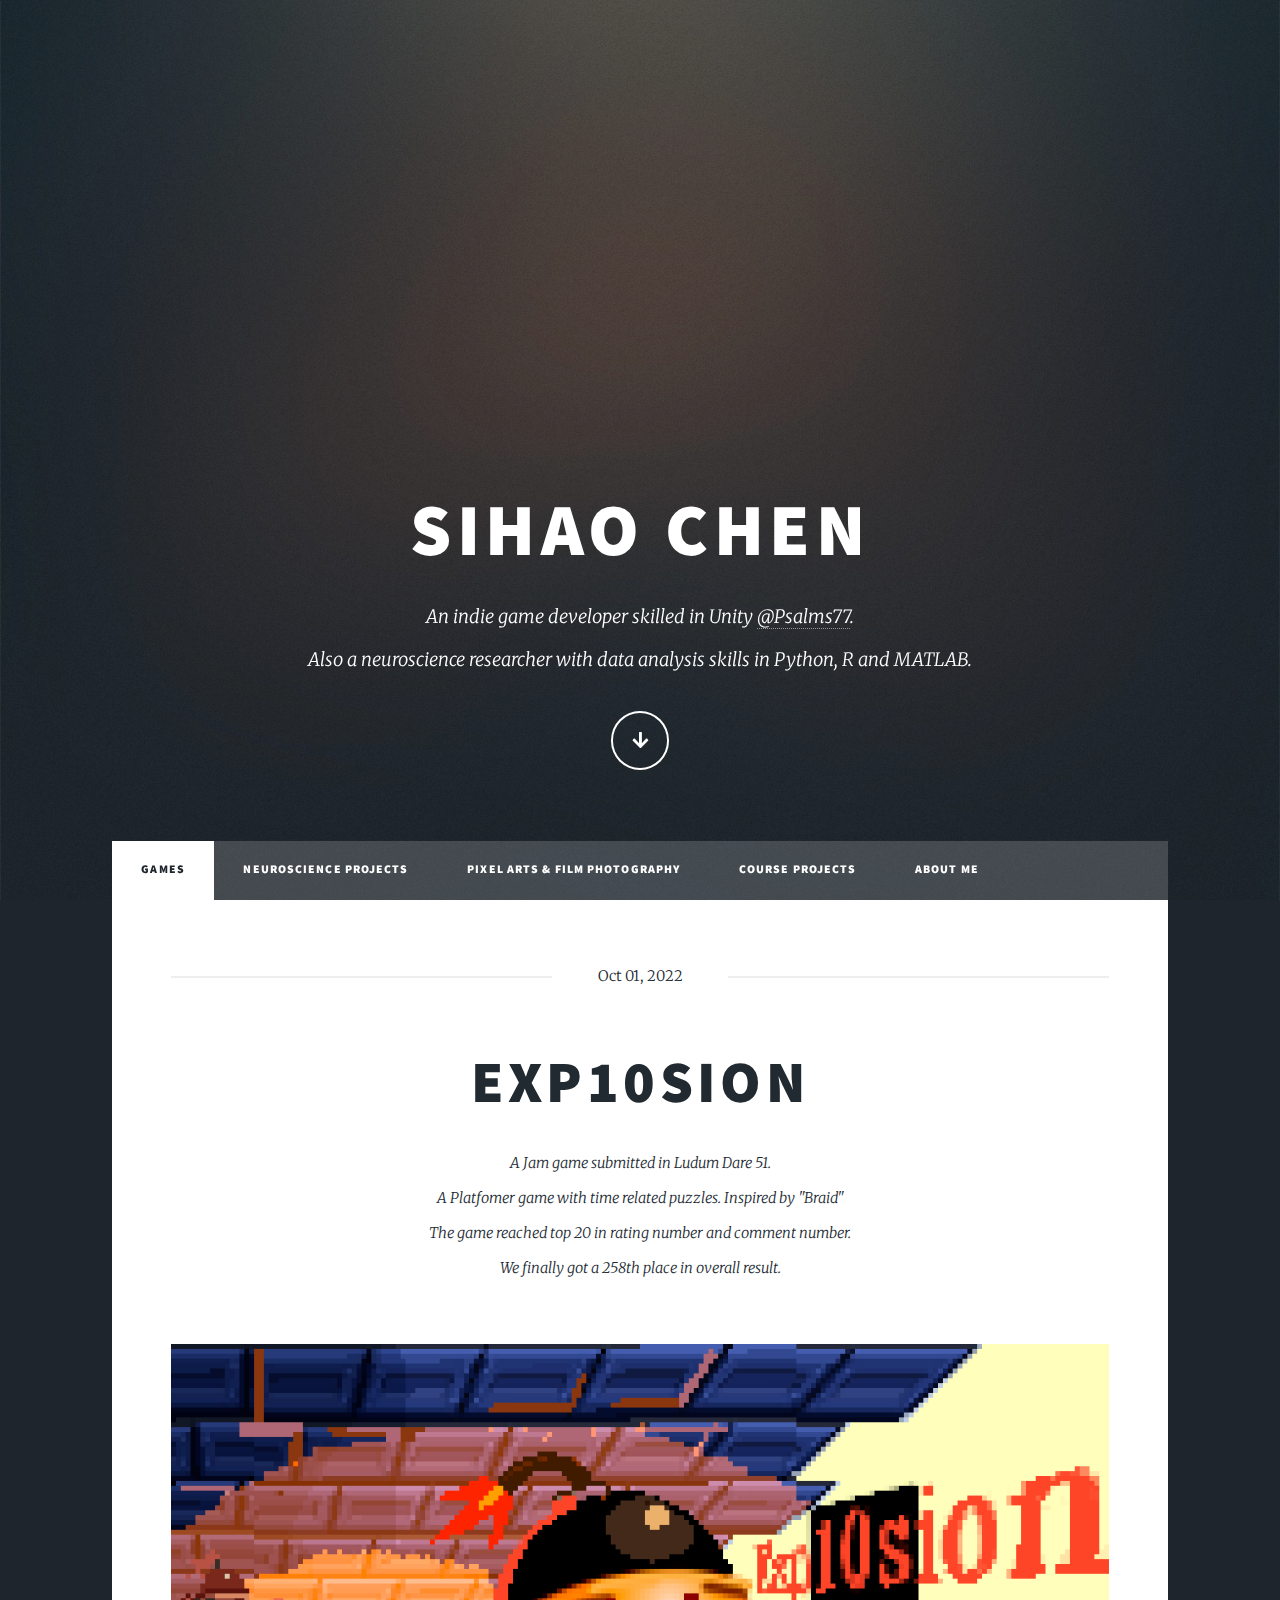
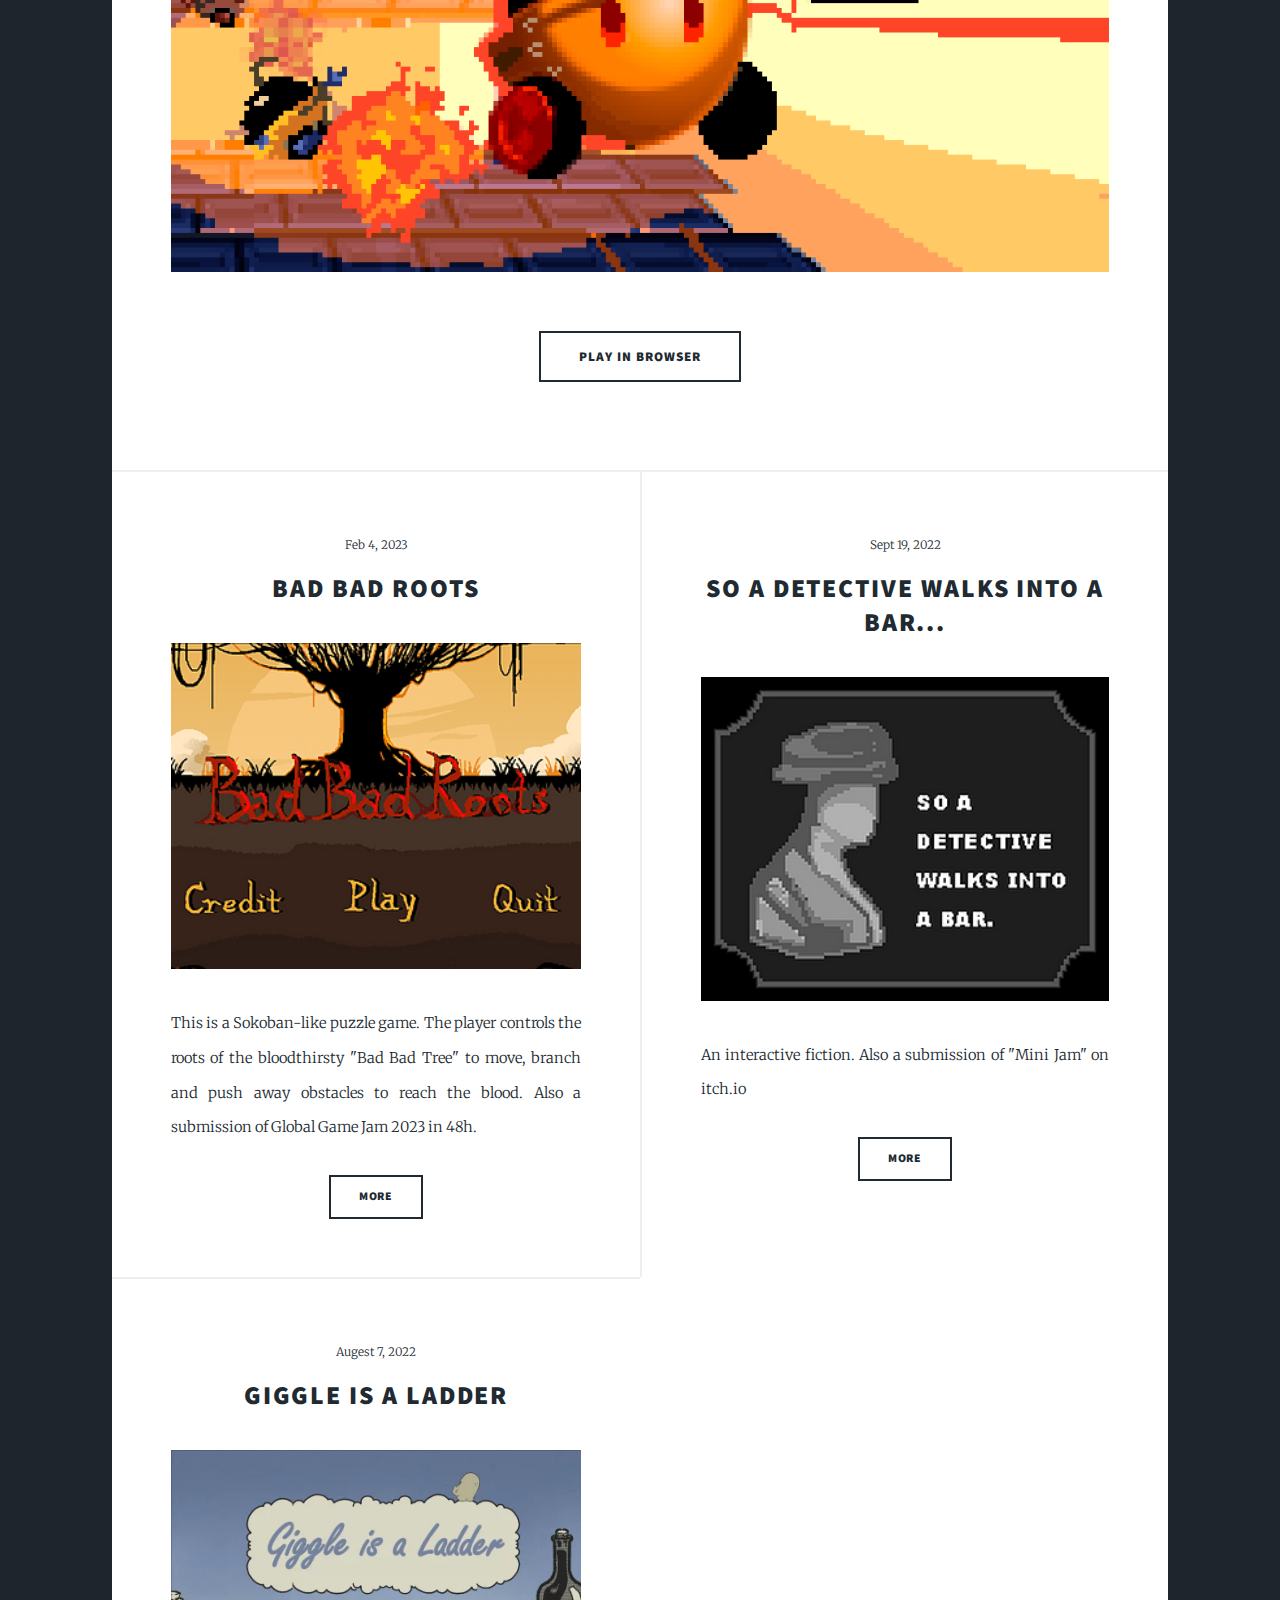
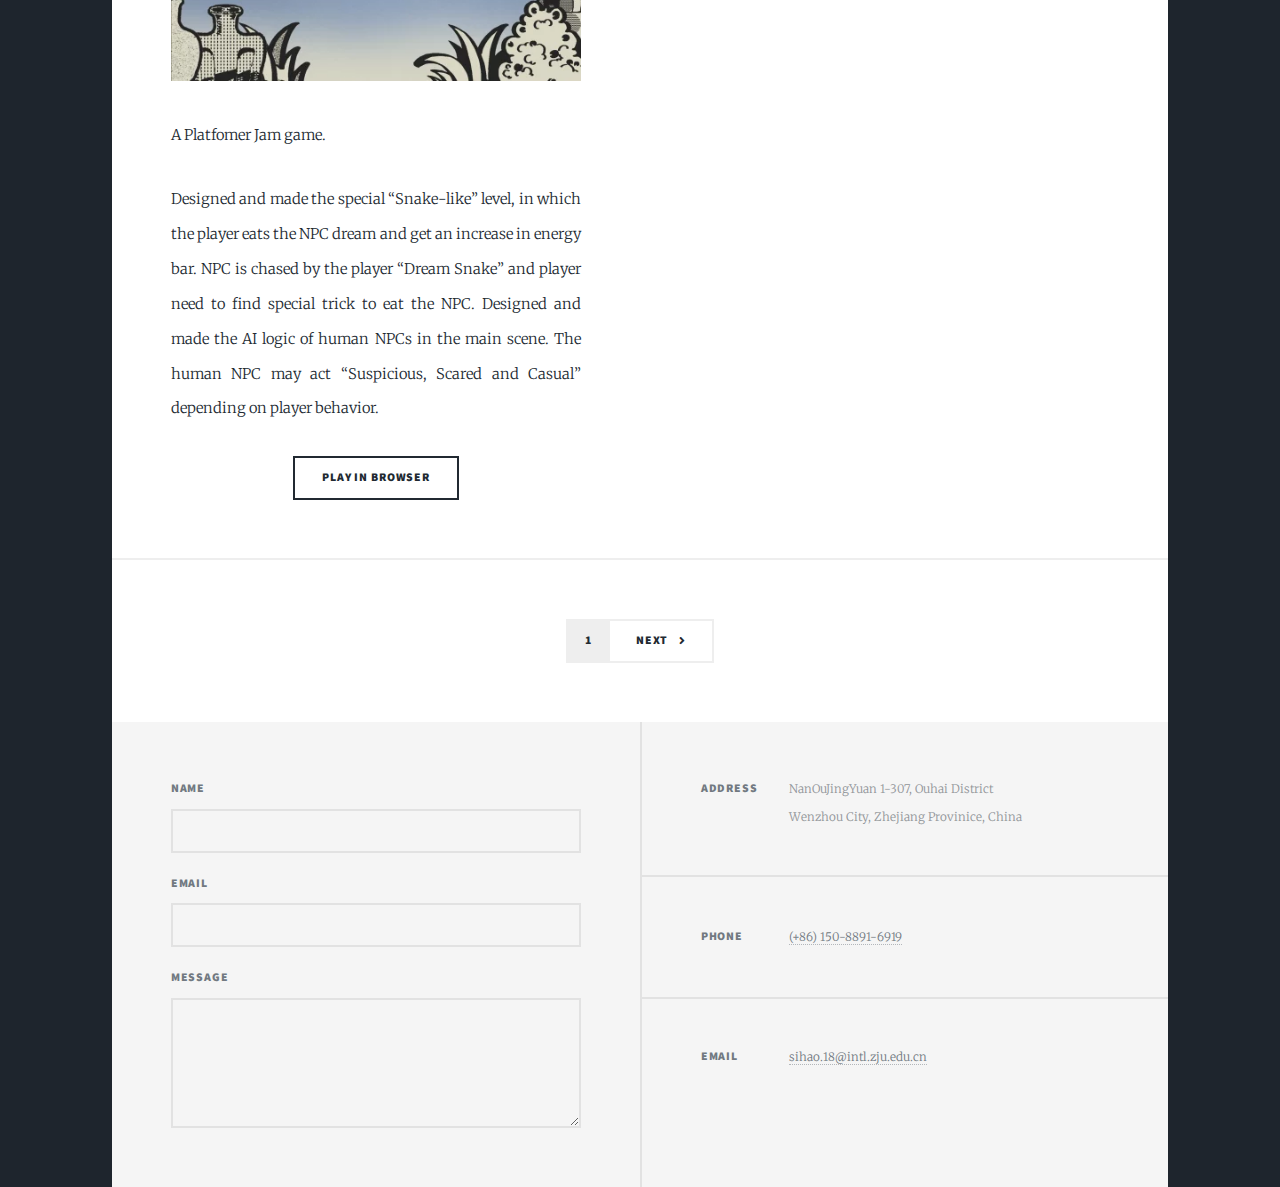
<file: index.html>
<!DOCTYPE HTML>
<!--
	Massively by HTML5 UP
	html5up.net | @ajlkn
	Free for personal and commercial use under the CCA 3.0 license (html5up.net/license)
-->
<html>
	<head>
		<title>Sihao Chen, a Game developer and neuroscience researcher</title>
		<meta charset="utf-8" />
		<meta name="viewport" content="width=device-width, initial-scale=1, user-scalable=no" />
		<link rel="stylesheet" href="assets/css/main.css" />
		<noscript><link rel="stylesheet" href="assets/css/noscript.css" /></noscript>
	</head>
	<body class="is-preload">

		<!-- Wrapper -->
			<div id="wrapper" class="fade-in">

				<!-- Intro -->
					<div id="intro">
						<h1>Sihao Chen<br />
						</h1>
						<p>An indie game developer skilled in Unity <a href="https://psa1ms77.itch.io/">@Psalms77</a></a>. <br />Also a neuroscience researcher with data analysis skills in Python, R and MATLAB. </p>
						<ul class="actions">
							<li><a href="#header" class="button icon solid solo fa-arrow-down scrolly">Continue</a></li>
						</ul>
					</div>

				<!-- Header -->
					<header id="header">
						<a href="index.html" class="logo">Sihao Chen</a>
					</header>

				<!-- Nav -->
					<nav id="nav">
						<ul class="links">
							<li class="active"><a href="index.html">Games</a></li>
							<li><a href="neuroscience.html">neuroscience projects</a></li>
							<li><a href="art.html">Pixel Arts & Film Photography</a></li>
							<li><a href="course_project.html">Course projects</a></li>
							<li><a href="about.html">About me</menu></a></li>
						</ul>
						<!-- 
						<ul class="icons">
							<li><a href="#" class="icon brands fa-twitter"><span class="label">Twitter</span></a></li>
							<li><a href="#" class="icon brands fa-facebook-f"><span class="label">Facebook</span></a></li>
							<li><a href="#" class="icon brands fa-instagram"><span class="label">Instagram</span></a></li>
							<li><a href="#" class="icon brands fa-github"><span class="label">GitHub</span></a></li>
						</ul>-->
					</nav>

				<!-- Main -->
					<div id="main">

						<!-- Featured Post -->
							<article class="post featured">
								<header class="major">
									<span class="date">Oct 01, 2022</span>
									<h2><a href="#">Exp10sion<br />
									</a></h2>
									<p>A Jam game submitted in Ludum Dare 51. <br />
									A Platfomer game with time related puzzles. Inspired by "Braid" <br />
									The game reached top 20 in rating number and comment number. <br />
									We finally got a 258th place in overall result.</p>
								</header>
								<a href="#" class="image main"><img src="images/g1.png" alt="" /></a>
								<ul class="actions special">
									<li><a href="https://cortexa233.itch.io/exp10sion" class="button large">Play in Browser</a></li>
								</ul>
							</article>

						<!-- Posts -->
							<section class="posts">
								<article>
									<header>
										<span class="date">Feb 4, 2023</span>
										<h2><a href="#">Bad Bad Roots<br />
										</a></h2>
									</header>
									<a href="#" class="image fit"><img src="images/g4.png" alt="" /></a>
									<p>This is a Sokoban-like puzzle game. The player controls the roots of the bloodthirsty "Bad Bad Tree" to move, branch and push away obstacles to reach the blood. Also a submission of Global Game Jam 2023 in 48h. </p>
									<ul class="actions special">
										<li><a href="https://psa1ms77.itch.io/bad-bad-roots" class="button">More</a></li>
									</ul>
								</article>
								<article>
									<header>
										<span class="date">Sept 19, 2022</span>
										<h2><a href="#">So a Detective Walks into a Bar...<br />
										</a></h2>
									</header>
									<a href="#" class="image fit"><img src="images/g2.png" alt="" /></a>
									<p>An interactive fiction. Also a submission of "Mini Jam" on itch.io</p>
									<ul class="actions special">
										<li><a href="https://psa1ms77.itch.io/so-a-detective-walks-into-a-bar" class="button">More</a></li>
									</ul>
								</article>
								<article>
									<header>
										<span class="date">Augest 7, 2022</span>
										<h2><a href="#">Giggle is a Ladder<br />
										</a></h2>
									</header>
									<a href="#" class="image fit"><img src="images/g3.jpg" alt="" /></a>
									<p>A Platfomer Jam game. </p>
									<p>Designed and made the special “Snake-like” level, in which the player eats the NPC dream and get an increase in energy bar. NPC is chased by the player “Dream Snake” and player need to find special trick to eat the NPC. Designed and made the AI logic of human NPCs in the main scene. The human NPC may act “Suspicious, Scared and Casual” depending on player behavior. 
										 </p>
									<ul class="actions special">
										<li><a href="https://xiu0922koway.itch.io/giggle-is-a-ladder" class="button">Play in Browser</a></li>
									</ul>
								</article>
								
							</section>

						<!-- Footer -->
							<footer>
								<div class="pagination">
									<!--<a href="#" class="previous">Prev</a>-->
									<a href="#" class="page active">1</a>
									<a href="#" class="next">Next</a>
								</div>
							</footer>

					</div>

				<!-- Footer -->
					<footer id="footer">
						<section>
							<form method="post" action="#">
								<div class="fields">
									<div class="field">
										<label for="name">Name</label>
										<input type="text" name="name" id="name" />
									</div>
									<div class="field">
										<label for="email">Email</label>
										<input type="text" name="email" id="email" />
									</div>
									<div class="field">
										<label for="message">Message</label>
										<textarea name="message" id="message" rows="3"></textarea>
									</div>
								</div>
							</form>
						</section>
						<section class="split contact">
							<section class="alt">
								<h3>Address</h3>
								<p>NanOuJingYuan 1-307, Ouhai District<br />
								Wenzhou City, Zhejiang Provinice, China</p>
							</section>
							<section>
								<h3>Phone</h3>
								<p><a href="#">(+86) 150-8891-6919</a></p>
							</section>
							<section>
								<h3>Email</h3>
								<p><a href="#">sihao.18@intl.zju.edu.cn</a></p>
							</section>
							<!--
							<section>
								<h3>Social</h3>
								<ul class="icons alt">
									<li><a href="#" class="icon brands alt fa-twitter"><span class="label">Twitter</span></a></li>
									<li><a href="#" class="icon brands alt fa-facebook-f"><span class="label">Facebook</span></a></li>
									<li><a href="#" class="icon brands alt fa-instagram"><span class="label">Instagram</span></a></li>
									<li><a href="#" class="icon brands alt fa-github"><span class="label">GitHub</span></a></li>
								</ul>
							</section>-->
						</section>
					</footer>

				<!-- Copyright 
					<div id="copyright">
						<ul><li>&copy; Untitled</li><li>Design: <a href="https://html5up.net">HTML5 UP</a></li></ul>
					</div>
				-->

			</div>

		<!-- Scripts -->
			<script src="assets/js/jquery.min.js"></script>
			<script src="assets/js/jquery.scrollex.min.js"></script>
			<script src="assets/js/jquery.scrolly.min.js"></script>
			<script src="assets/js/browser.min.js"></script>
			<script src="assets/js/breakpoints.min.js"></script>
			<script src="assets/js/util.js"></script>
			<script src="assets/js/main.js"></script>

	</body>
</html>
</file>
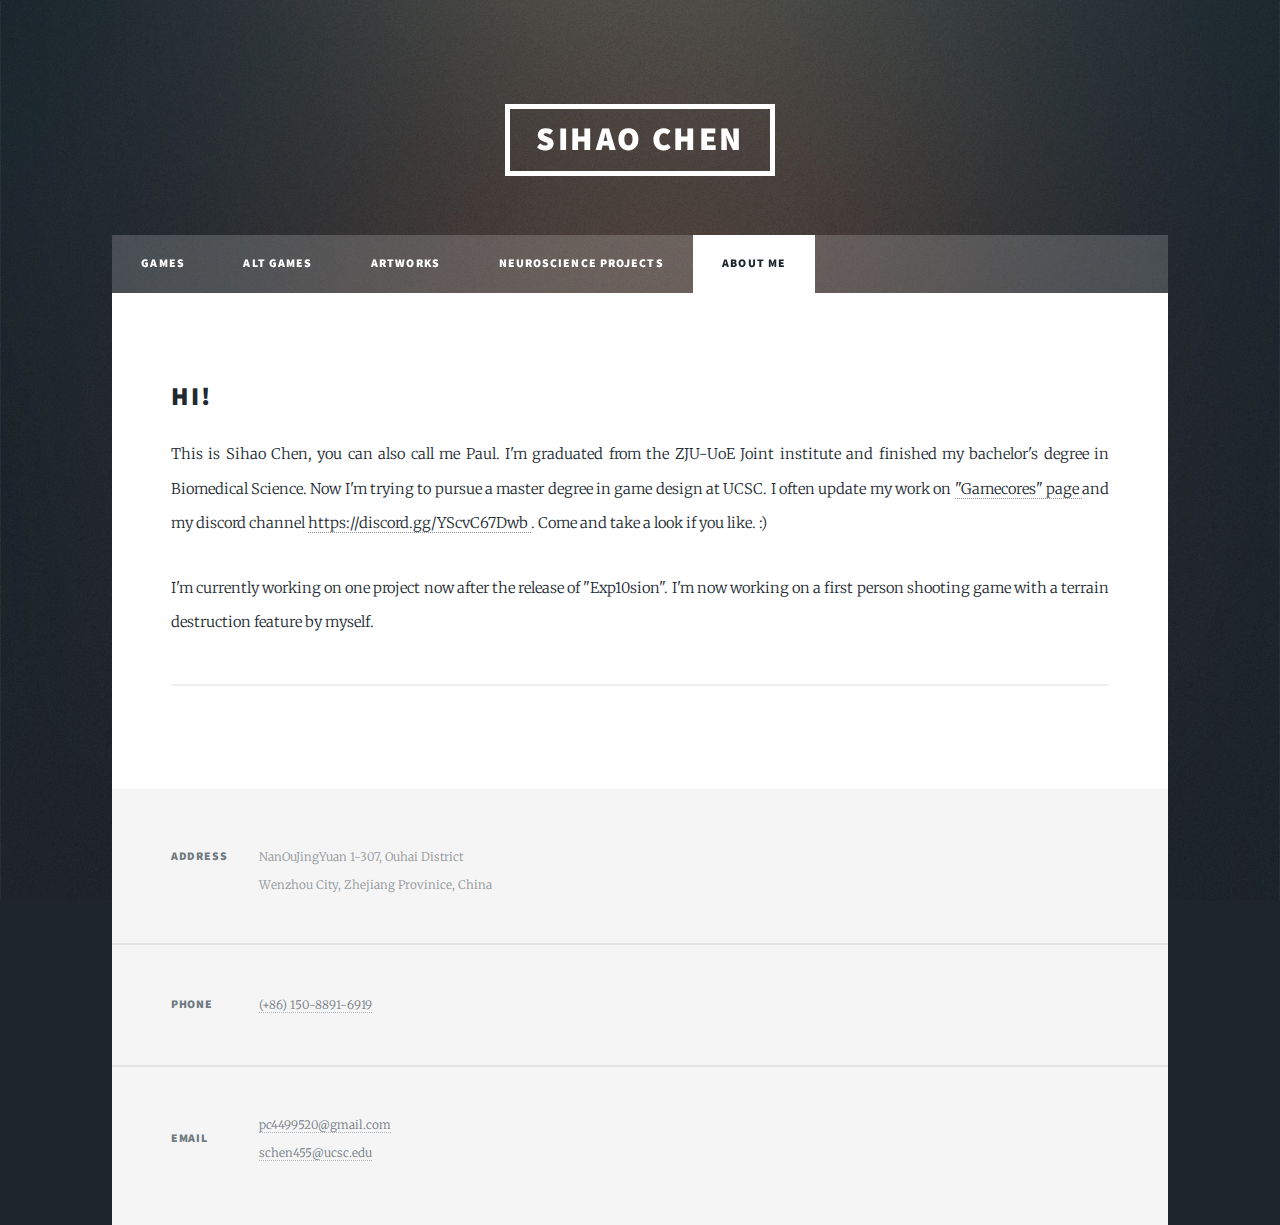
<file: about.html>
<!DOCTYPE HTML>
<!--
	Massively by HTML5 UP
	html5up.net | @ajlkn
	Free for personal and commercial use under the CCA 3.0 license (html5up.net/license)
-->
<html>
	<head>
		<title>Sihao Chen - About me</title>
		<meta charset="utf-8" />
		<meta name="viewport" content="width=device-width, initial-scale=1, user-scalable=no" />
		<link rel="stylesheet" href="assets/css/main.css" />
		<noscript><link rel="stylesheet" href="assets/css/noscript.css" /></noscript>
	</head>
	<body class="is-preload">

		<!-- Wrapper -->
			<div id="wrapper">

				<!-- Header -->
					<header id="header">
						<a href="index.html" class="logo">Sihao Chen</a>
					</header>

				<!-- Nav -->
					<nav id="nav">
						<ul class="links">
							<li><a href="index.html">Games</a></li>
							<li><a href="alt_games.html">Alt Games</a></li>
							<li><a href="art.html">Artworks</a></li>
							<li><a href="neuroscience.html">neuroscience projects</a></li>
							<li class = "active"><a href="about.html">About me</menu></a></li>
						</ul>
					</nav>

				<!-- Main -->
					<div id="main">

						<!-- Post -->
							<section class="post">

								<!-- Text stuff -->
									<h2>Hi! </h2>
									<p>This is Sihao Chen, you can also call me Paul. I'm graduated from the ZJU-UoE Joint institute and finished my bachelor's degree in Biomedical Science. Now I'm trying to pursue a master degree in game design at UCSC. I often update my work on <a href="https://www.gcores.com/users/224023/talks">"Gamecores" page </a></a>and my discord channel <a href="https://discord.gg/YScvC67Dwb">https://discord.gg/YScvC67Dwb </a></a>. Come and take a look if you like. :)</p>
									<p>I'm currently working on one project now after the release of "Exp10sion". I'm now working on a first person shooting game with a terrain destruction feature by myself. </p>	
									<hr />
</code></pre>
							</section>

					</div>

				<!-- Footer -->
				<footer id="footer">
					<section class="split contact">
						<section class="alt">
							<h3>Address</h3>
							<p>NanOuJingYuan 1-307, Ouhai District<br />
							Wenzhou City, Zhejiang Provinice, China</p>
						</section>
						<section>
							<h3>Phone</h3>
							<p><a href="#">(+86) 150-8891-6919</a></p>
						</section>
						<section>
							<h3>Email</h3>
							<p><a href="#">pc4499520@gmail.com <br>
							schen455@ucsc.edu
							</a></p>
						</section>
					</section>
				</footer>

			<!-- Copyright 
				<div id="copyright">
					<ul><li>&copy; Untitled</li><li>Design: <a href="https://html5up.net">HTML5 UP</a></li></ul>
				</div>
			-->

			</div>

		<!-- Scripts -->
			<script src="assets/js/jquery.min.js"></script>
			<script src="assets/js/jquery.scrollex.min.js"></script>
			<script src="assets/js/jquery.scrolly.min.js"></script>
			<script src="assets/js/browser.min.js"></script>
			<script src="assets/js/breakpoints.min.js"></script>
			<script src="assets/js/util.js"></script>
			<script src="assets/js/main.js"></script>

	</body>
</html>
</file>
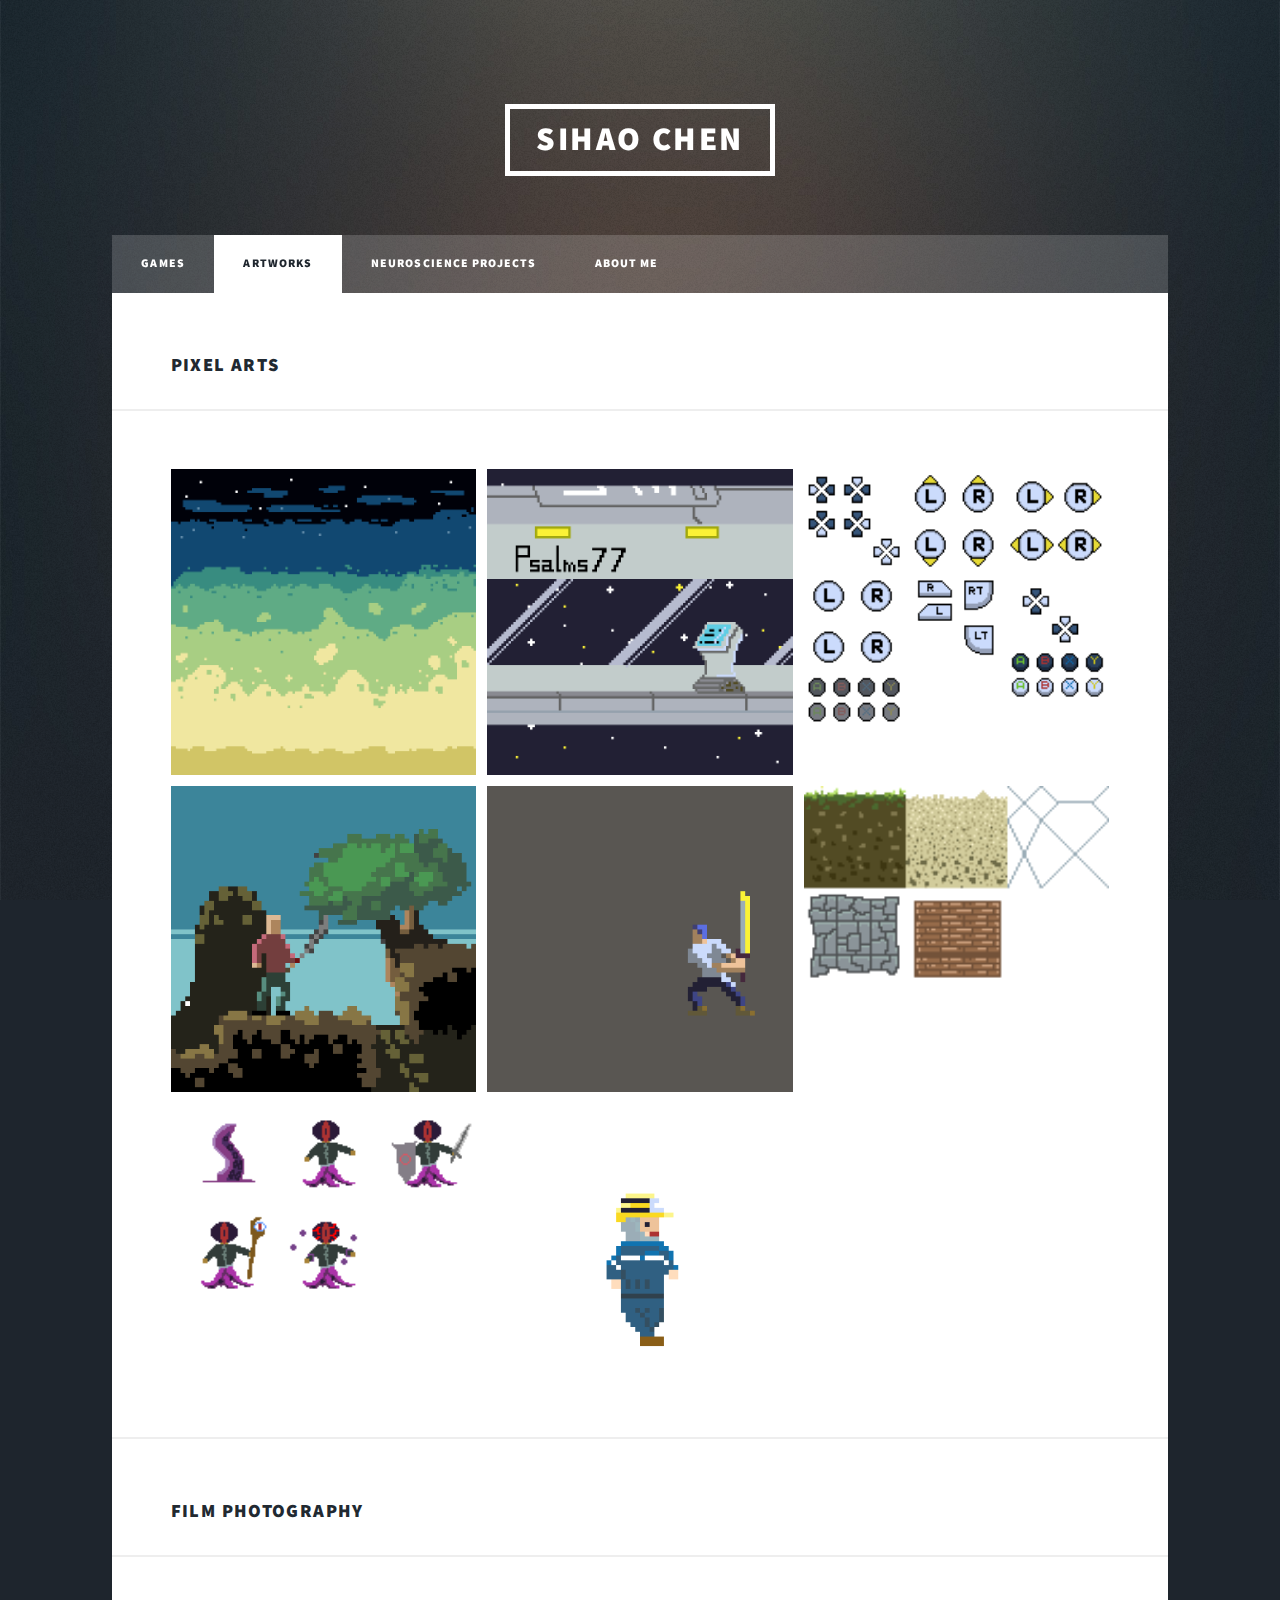
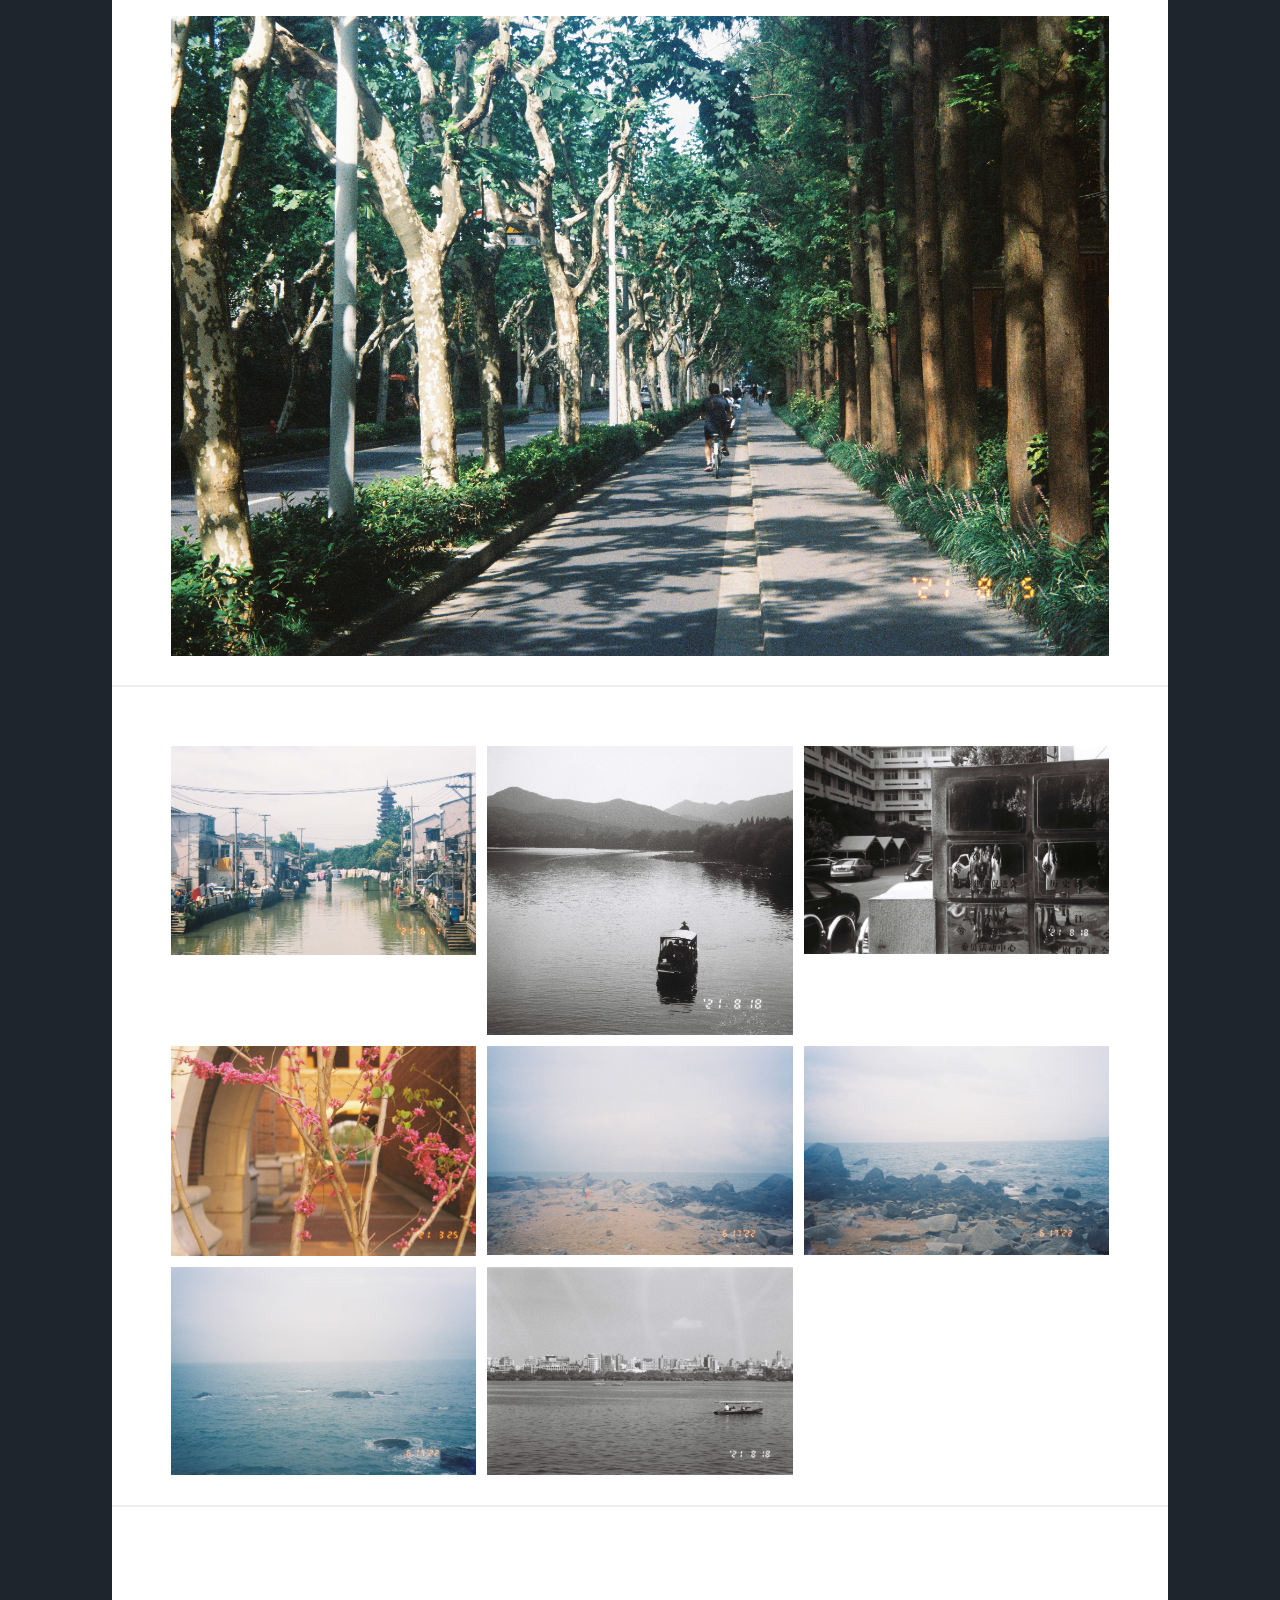
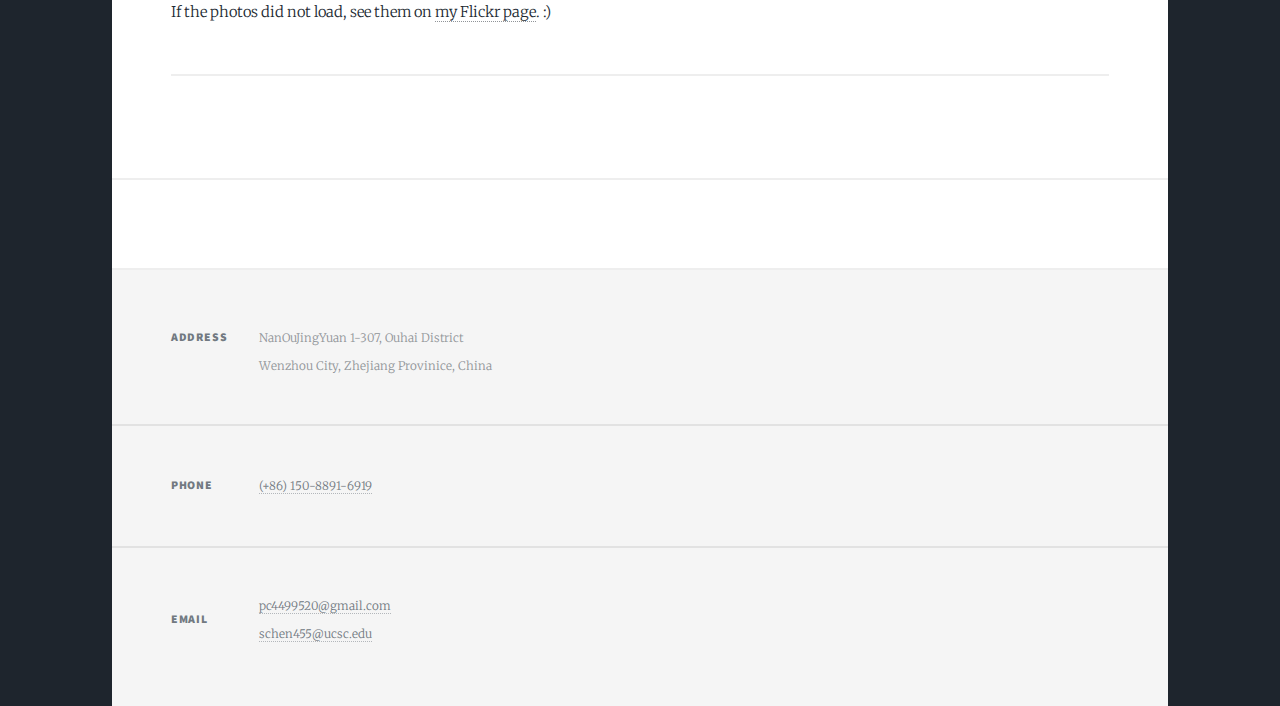
<file: art.html>
<!DOCTYPE HTML>
<!--
	Massively by HTML5 UP
	html5up.net | @ajlkn
	Free for personal and commercial use under the CCA 3.0 license (html5up.net/license)
-->
<html>
	<head>
		<title>Sihao Chen - Art and Photography</title>
		<meta charset="utf-8" />
		<meta name="viewport" content="width=device-width, initial-scale=1, user-scalable=no" />
		<link rel="stylesheet" href="assets/css/main.css" />
		<noscript><link rel="stylesheet" href="assets/css/noscript.css" /></noscript>
	</head>
	<body class="is-preload">

		<!-- Wrapper -->
			<div id="wrapper">

				<!-- Header -->
					<header id="header">
						<a href="index.html" class="logo">Sihao Chen</a>
					</header>

				<!-- Nav -->
					<nav id="nav">
						<ul class="links">
							<li><a href="index.html">Games</a></li>
							<li class="active"><a href="art.html">Artworks</a></li>
							<li><a href="neuroscience.html">neuroscience projects</a></li>
							<li><a href="about.html">About me</a></li>
						</ul>
					</nav>

				<!-- Main -->
					<div id="main">
						<h3>Pixel Arts</h3>
						<div class="box alt">
							<div class="row gtr-50 gtr-uniform">
								<div class="col-4"><span class="image fit"><img src="images/p1.png" alt="" /></span></div>
								<div class="col-4"><span class="image fit"><img src="images/p2.png" alt="" /></span></div>
								<div class="col-4"><span class="image fit"><img src="images/p8.png" alt="" /></span></div>
								<!-- Break -->
								<div class="col-4"><span class="image fit"><img src="images/p4.png" alt="" /></span></div>
								<div class="col-4"><span class="image fit"><img src="images/p5.gif" alt="" /></span></div>
								<div class="col-4"><span class="image fit"><img src="images/p6.png" alt="" /></span></div>
								<div class="col-4"><span class="image fit"><img src="images/p7.png" alt="" /></span></div>
								<div class="col-4"><span class="image fit"><img src="images/p3.gif" alt="" /></span></div>

							</div>
						</div>	
						<!-- Image -->
						<h3>Film Photography</h3>
						<span class="image fit"><img src="images/ph9.JPG" alt="" /></span>
						<div class="box alt">
							<div class="row gtr-50 gtr-uniform">
								<div class="col-4"><span class="image fit"><img src="images/ph2.JPG" alt="" /></span></div>
								<div class="col-4"><span class="image fit"><img src="images/ph3.JPG" alt="" /></span></div>
								<div class="col-4"><span class="image fit"><img src="images/ph4.JPG" alt="" /></span></div>
								<div class="col-4"><span class="image fit"><img src="images/ph5.JPG" alt="" /></span></div>
								<div class="col-4"><span class="image fit"><img src="images/ph6.JPG" alt="" /></span></div>
								<div class="col-4"><span class="image fit"><img src="images/ph7.JPG" alt="" /></span></div>
								<div class="col-4"><span class="image fit"><img src="images/ph8.JPG" alt="" /></span></div>
								<div class="col-4"><span class="image fit"><img src="images/ph10.JPG" alt="" /></span></div>
							</div>
						</div>
							<!-- Post -->
							<section class="post">

								<!-- Text stuff -->
									<p>If the photos did not load, see them on <a href="https://www.flickr.com/photos/197007325@N03">my Flickr page</a></a>.  :)</p>
									<hr />

							</section>


						<hr />

					</div>

				<!-- Footer -->
				<footer id="footer">
					<section class="split contact">
						<section class="alt">
							<h3>Address</h3>
							<p>NanOuJingYuan 1-307, Ouhai District<br />
							Wenzhou City, Zhejiang Provinice, China</p>
						</section>
						<section>
							<h3>Phone</h3>
							<p><a href="#">(+86) 150-8891-6919</a></p>
						</section>
						<section>
							<h3>Email</h3>
							<p><a href="#">pc4499520@gmail.com <br>
							schen455@ucsc.edu
							</a></p>
						</section>
					</section>
				</footer>

			<!-- Copyright 
				<div id="copyright">
					<ul><li>&copy; Untitled</li><li>Design: <a href="https://html5up.net">HTML5 UP</a></li></ul>
				</div>
			-->

			</div>

		<!-- Scripts -->
			<script src="assets/js/jquery.min.js"></script>
			<script src="assets/js/jquery.scrollex.min.js"></script>
			<script src="assets/js/jquery.scrolly.min.js"></script>
			<script src="assets/js/browser.min.js"></script>
			<script src="assets/js/breakpoints.min.js"></script>
			<script src="assets/js/util.js"></script>
			<script src="assets/js/main.js"></script>

	</body>
</html>
</file>
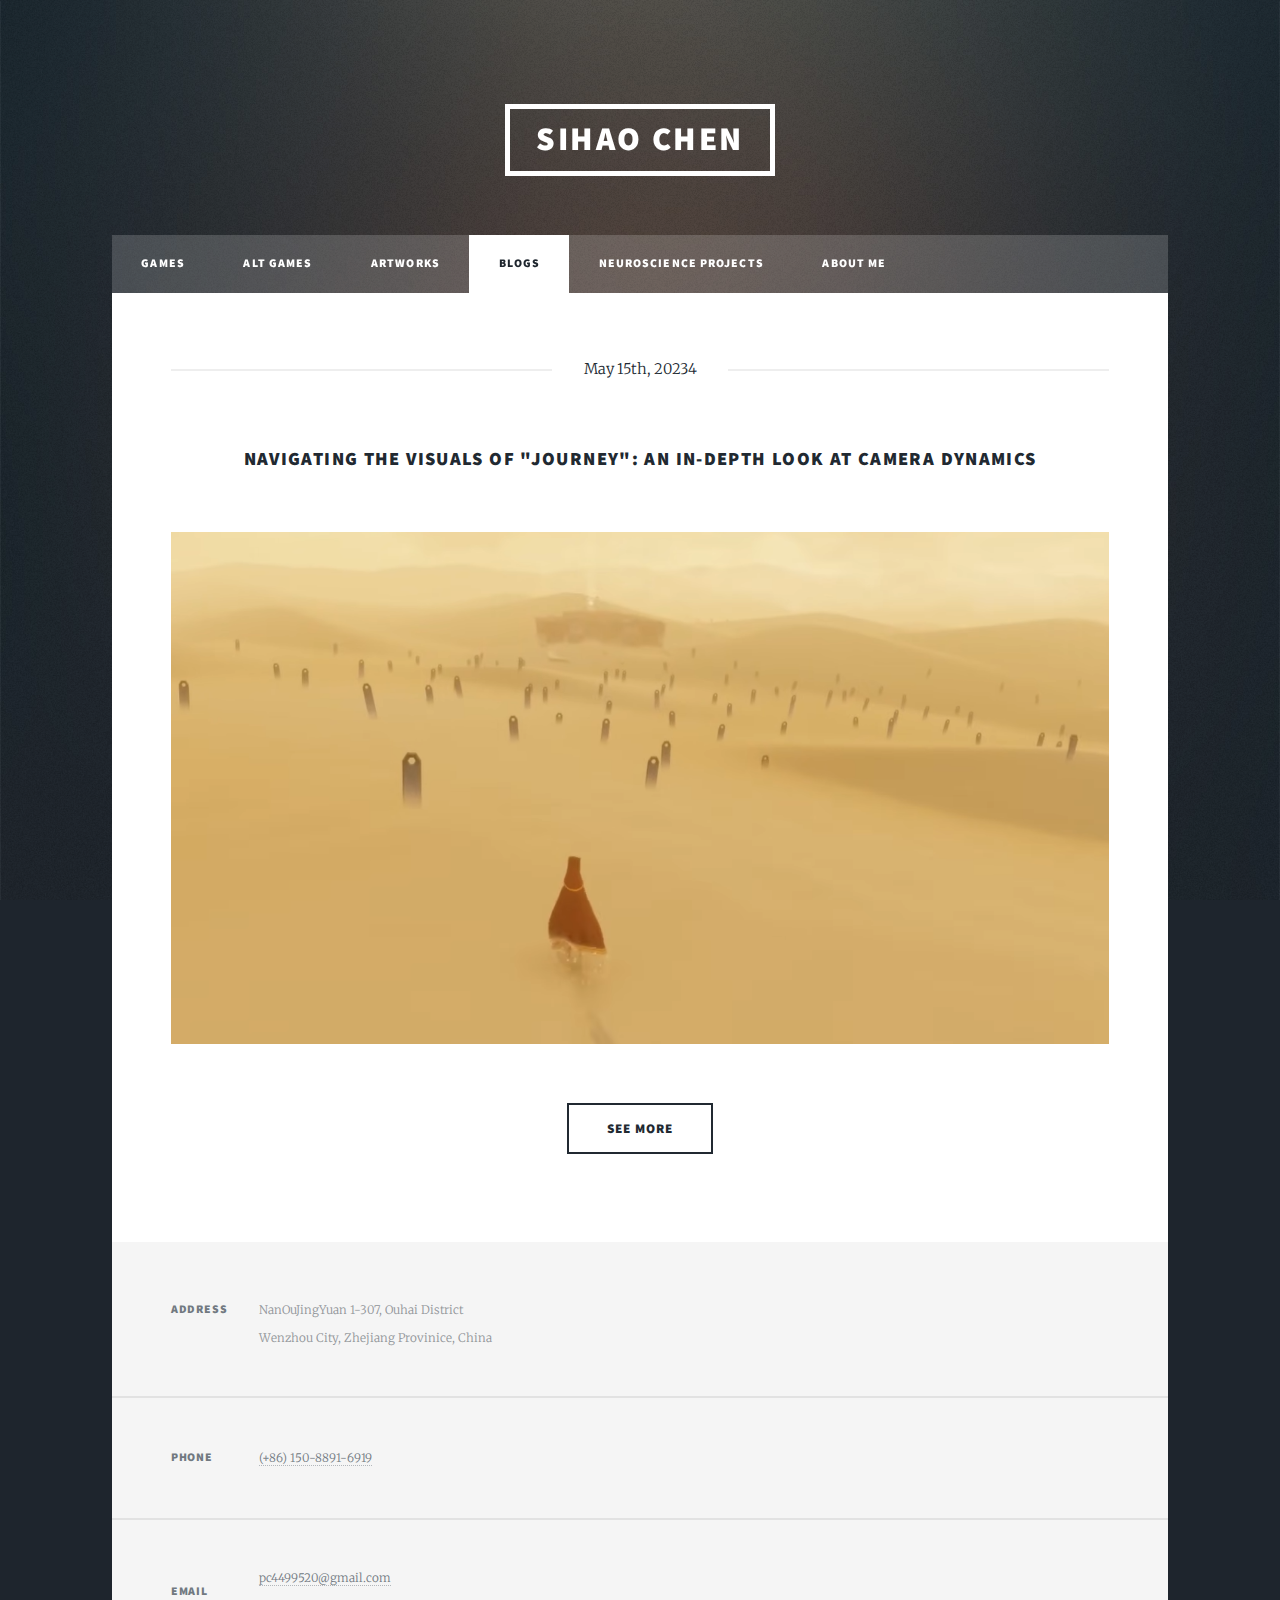
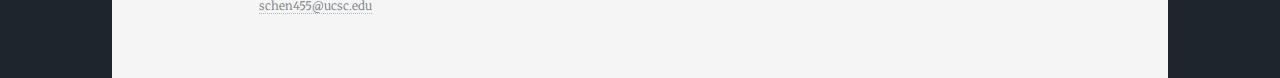
<file: Blogs.html>
<!DOCTYPE HTML>
<!--
	Massively by HTML5 UP
	html5up.net | @ajlkn
	Free for personal and commercial use under the CCA 3.0 license (html5up.net/license)
-->
<html>
	<head>
		<title>Sihao Chen - About me</title>
		<meta charset="utf-8" />
		<meta name="viewport" content="width=device-width, initial-scale=1, user-scalable=no" />
		<link rel="stylesheet" href="assets/css/main.css" />
		<noscript><link rel="stylesheet" href="assets/css/noscript.css" /></noscript>
	</head>
	<body class="is-preload">

		<!-- Wrapper -->
			<div id="wrapper">

				<!-- Header -->
					<header id="header">
						<a href="index.html" class="logo">Sihao Chen</a>
					</header>

				<!-- Nav -->
					<nav id="nav">
						<ul class="links">
							<li><a href="index.html">Games</a></li>
							<li><a href="alt_games.html">Alt Games</a></li>
							<li><a href="art.html">Artworks</a></li>
							<li class="active"><a href = "Blogs.html">Blogs</a></li>
							<li><a href="neuroscience.html">neuroscience projects</a></li>
							<li><a href="about.html">About me</menu></a></li>
						</ul>
					</nav>

				<!-- Main -->
					<div id="main">

						<!-- Post -->
							<section class="post">
								<article>
									<header class="major">
										<span class="date">May 15th, 20234</span>
										<h3><a href="Journey_Cam_Analysis.html">Navigating the Visuals of "Journey": An In-Depth Look at Camera Dynamics</a></h3>
									</header>
									<a href="Journey_Cam_Analysis.html" class="image main"><img src="images/Journey_Blog_screenshot.png" alt="" /></a>
									<ul class="actions special">
										<li><a href="Journey_Cam_Analysis.html" class="button large">See More</a></li>
									</ul>
								</article>





								
							</section>

					</div>

				<!-- Footer -->
				<footer id="footer">
					<section class="split contact">
						<section class="alt">
							<h3>Address</h3>
							<p>NanOuJingYuan 1-307, Ouhai District<br />
							Wenzhou City, Zhejiang Provinice, China</p>
						</section>
						<section>
							<h3>Phone</h3>
							<p><a href="#">(+86) 150-8891-6919</a></p>
						</section>
						<section>
							<h3>Email</h3>
							<p><a href="#">pc4499520@gmail.com <br>
							schen455@ucsc.edu
							</a></p>
						</section>
					</section>
				</footer>

			<!-- Copyright 
				<div id="copyright">
					<ul><li>&copy; Untitled</li><li>Design: <a href="https://html5up.net">HTML5 UP</a></li></ul>
				</div>
			-->

			</div>

		<!-- Scripts -->
			<script src="assets/js/jquery.min.js"></script>
			<script src="assets/js/jquery.scrollex.min.js"></script>
			<script src="assets/js/jquery.scrolly.min.js"></script>
			<script src="assets/js/browser.min.js"></script>
			<script src="assets/js/breakpoints.min.js"></script>
			<script src="assets/js/util.js"></script>
			<script src="assets/js/main.js"></script>

	</body>
</html>
</file>
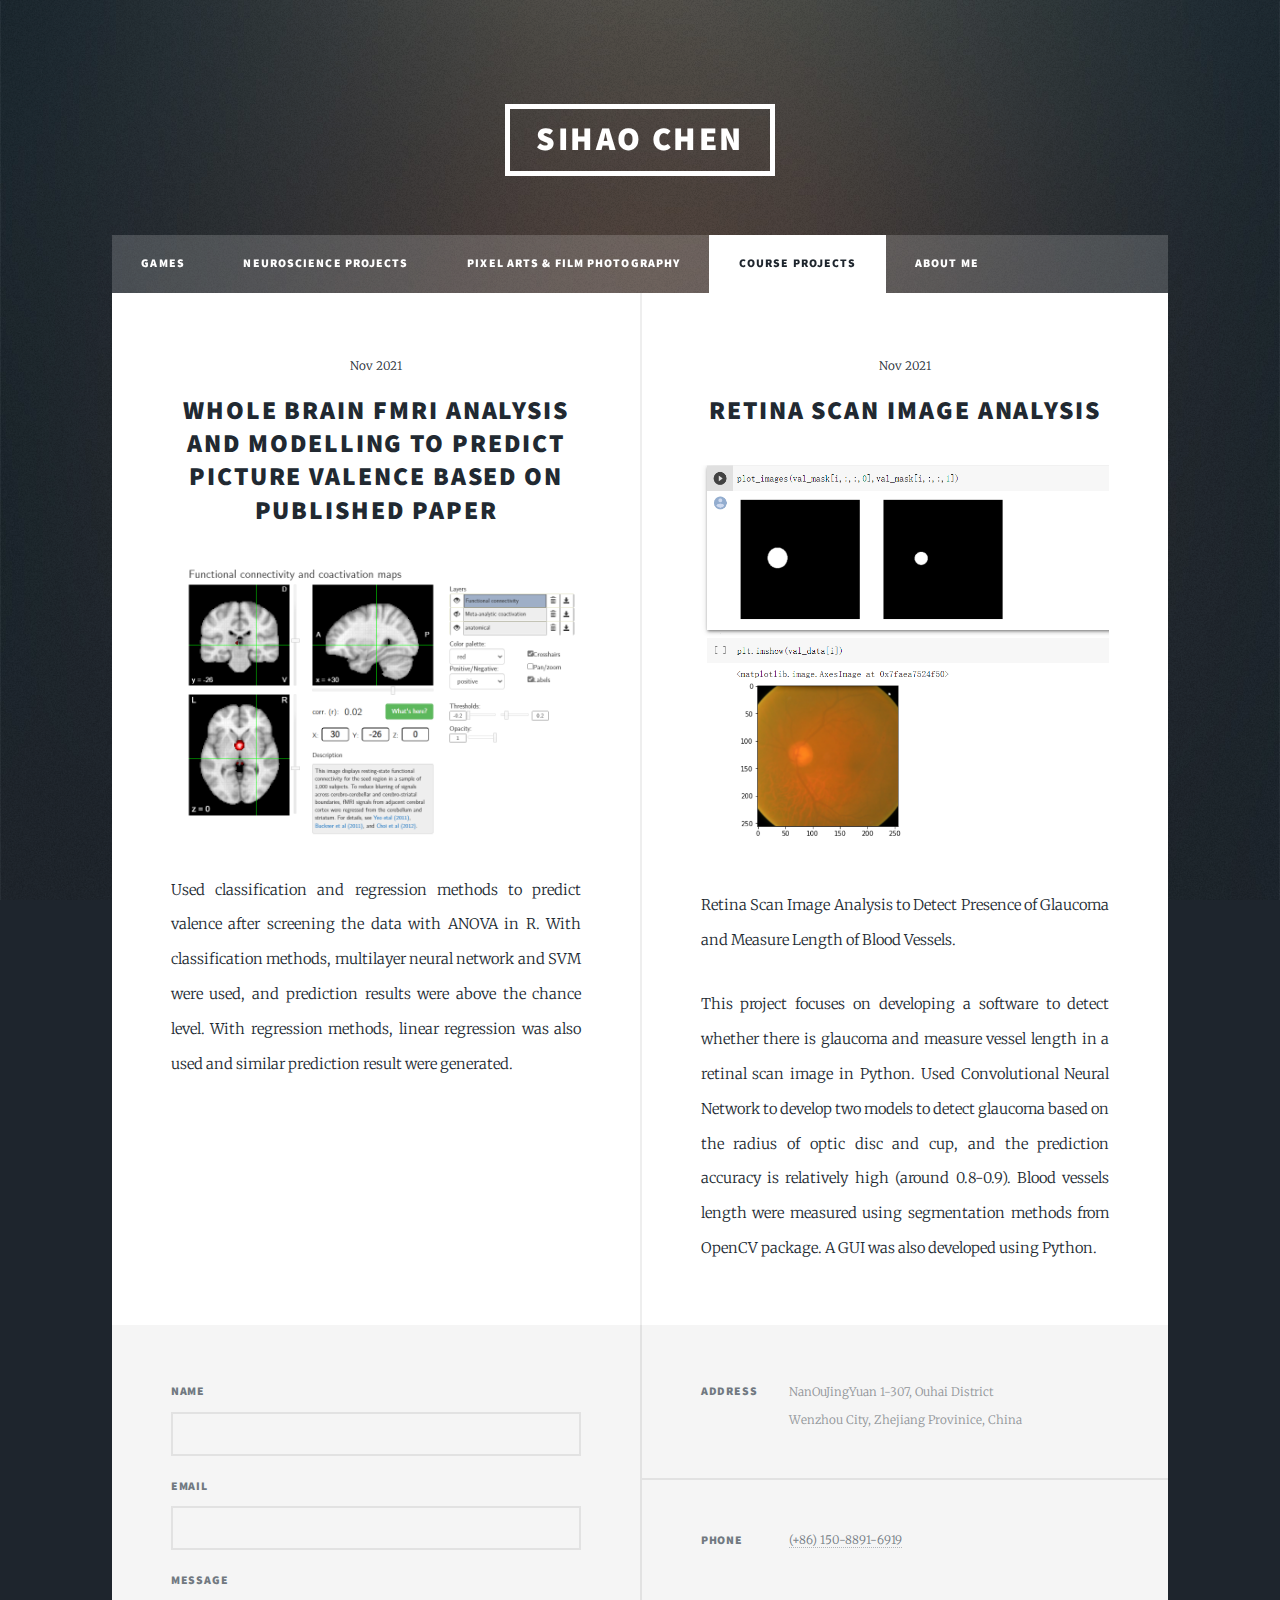
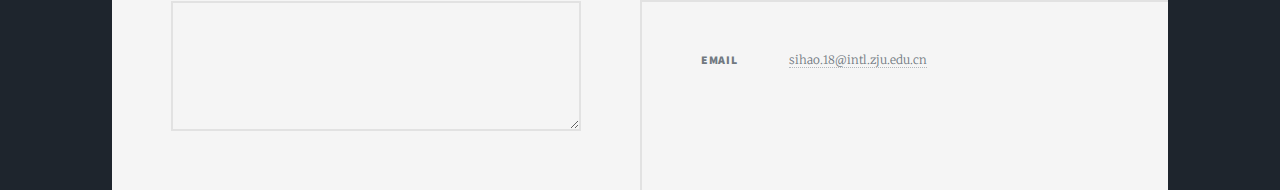
<file: course_project.html>
<!DOCTYPE HTML>
<!--
	Massively by HTML5 UP
	html5up.net | @ajlkn
	Free for personal and commercial use under the CCA 3.0 license (html5up.net/license)
-->
<html>
	<head>
		<title>Sihao Chen - Course Projects</title>
		<meta charset="utf-8" />
		<meta name="viewport" content="width=device-width, initial-scale=1, user-scalable=no" />
		<link rel="stylesheet" href="assets/css/main.css" />
		<noscript><link rel="stylesheet" href="assets/css/noscript.css" /></noscript>
	</head>
	<body class="is-preload">

		<!-- Wrapper -->
			<div id="wrapper">

				<!-- Header -->
					<header id="header">
						<a href="index.html" class="logo">Sihao Chen</a>
					</header>

				<!-- Nav -->
					<nav id="nav">
						<ul class="links">
							<li><a href="index.html">Games</a></li>
							<li><a href="neuroscience.html">Neuroscience projects</a></li>
							<li><a href="art.html">Pixel Arts & film Photography</a></li>
							<li class="active"><a href="course_project.html">Course Projects</a></li>
							<li><a href="about.html">About me</a></li>
						</ul>
					</nav>

				<!-- Main -->
					<div id="main">

						<!-- Posts -->
						<section class="posts">
							<article>
								<header>
									<span class="date">Nov 2021</span>
									<h2><a href="#">Whole Brain fMRI Analysis and Modelling to predict Picture Valence Based on Published Paper<br />
									</a></h2>
								</header>
								<a href="#" class="image fit"><img src="images/c2.PNG" alt="" /></a>
								<p>Used classification and regression methods to predict valence after screening the data with ANOVA in R. With classification methods, multilayer neural network and SVM were used, and prediction results were above the chance level. With regression methods, linear regression was also used and similar prediction result were generated.</p>

							</article>
							<article>
								<header>
									<span class="date">Nov 2021</span>
									<h2><a href="#">Retina Scan Image Analysis<br />
									</a></h2>
								</header>
								<a href="#" class="image fit"><img src="images/c1.PNG" alt="" /></a>
								<p>Retina Scan Image Analysis to Detect Presence of Glaucoma and Measure Length of Blood Vessels.</p>
								<p> This project focuses on developing a software to detect whether there is glaucoma and measure vessel length in a retinal scan image in Python. 
									Used Convolutional Neural Network to develop two models to detect glaucoma based on the radius of optic disc and cup, and the prediction accuracy is relatively high (around 0.8-0.9). 
									Blood vessels length were measured using segmentation methods from OpenCV package. 
									A GUI was also developed using Python. 
									</p>

							</article>
						</section>


					</div>

				<!-- Footer -->
				<footer id="footer">
					<section>
						<form method="post" action="#">
							<div class="fields">
								<div class="field">
									<label for="name">Name</label>
									<input type="text" name="name" id="name" />
								</div>
								<div class="field">
									<label for="email">Email</label>
									<input type="text" name="email" id="email" />
								</div>
								<div class="field">
									<label for="message">Message</label>
									<textarea name="message" id="message" rows="3"></textarea>
								</div>
							</div>
						</form>
					</section>
					<section class="split contact">
						<section class="alt">
							<h3>Address</h3>
							<p>NanOuJingYuan 1-307, Ouhai District<br />
							Wenzhou City, Zhejiang Provinice, China</p>
						</section>
						<section>
							<h3>Phone</h3>
							<p><a href="#">(+86) 150-8891-6919</a></p>
						</section>
						<section>
							<h3>Email</h3>
							<p><a href="#">sihao.18@intl.zju.edu.cn</a></p>
						</section>
						<!--
						<section>
							<h3>Social</h3>
							<ul class="icons alt">
								<li><a href="#" class="icon brands alt fa-twitter"><span class="label">Twitter</span></a></li>
								<li><a href="#" class="icon brands alt fa-facebook-f"><span class="label">Facebook</span></a></li>
								<li><a href="#" class="icon brands alt fa-instagram"><span class="label">Instagram</span></a></li>
								<li><a href="#" class="icon brands alt fa-github"><span class="label">GitHub</span></a></li>
							</ul>
						</section>-->
					</section>
				</footer>


			</div>

		<!-- Scripts -->
			<script src="assets/js/jquery.min.js"></script>
			<script src="assets/js/jquery.scrollex.min.js"></script>
			<script src="assets/js/jquery.scrolly.min.js"></script>
			<script src="assets/js/browser.min.js"></script>
			<script src="assets/js/breakpoints.min.js"></script>
			<script src="assets/js/util.js"></script>
			<script src="assets/js/main.js"></script>

	</body>
</html>
</file>
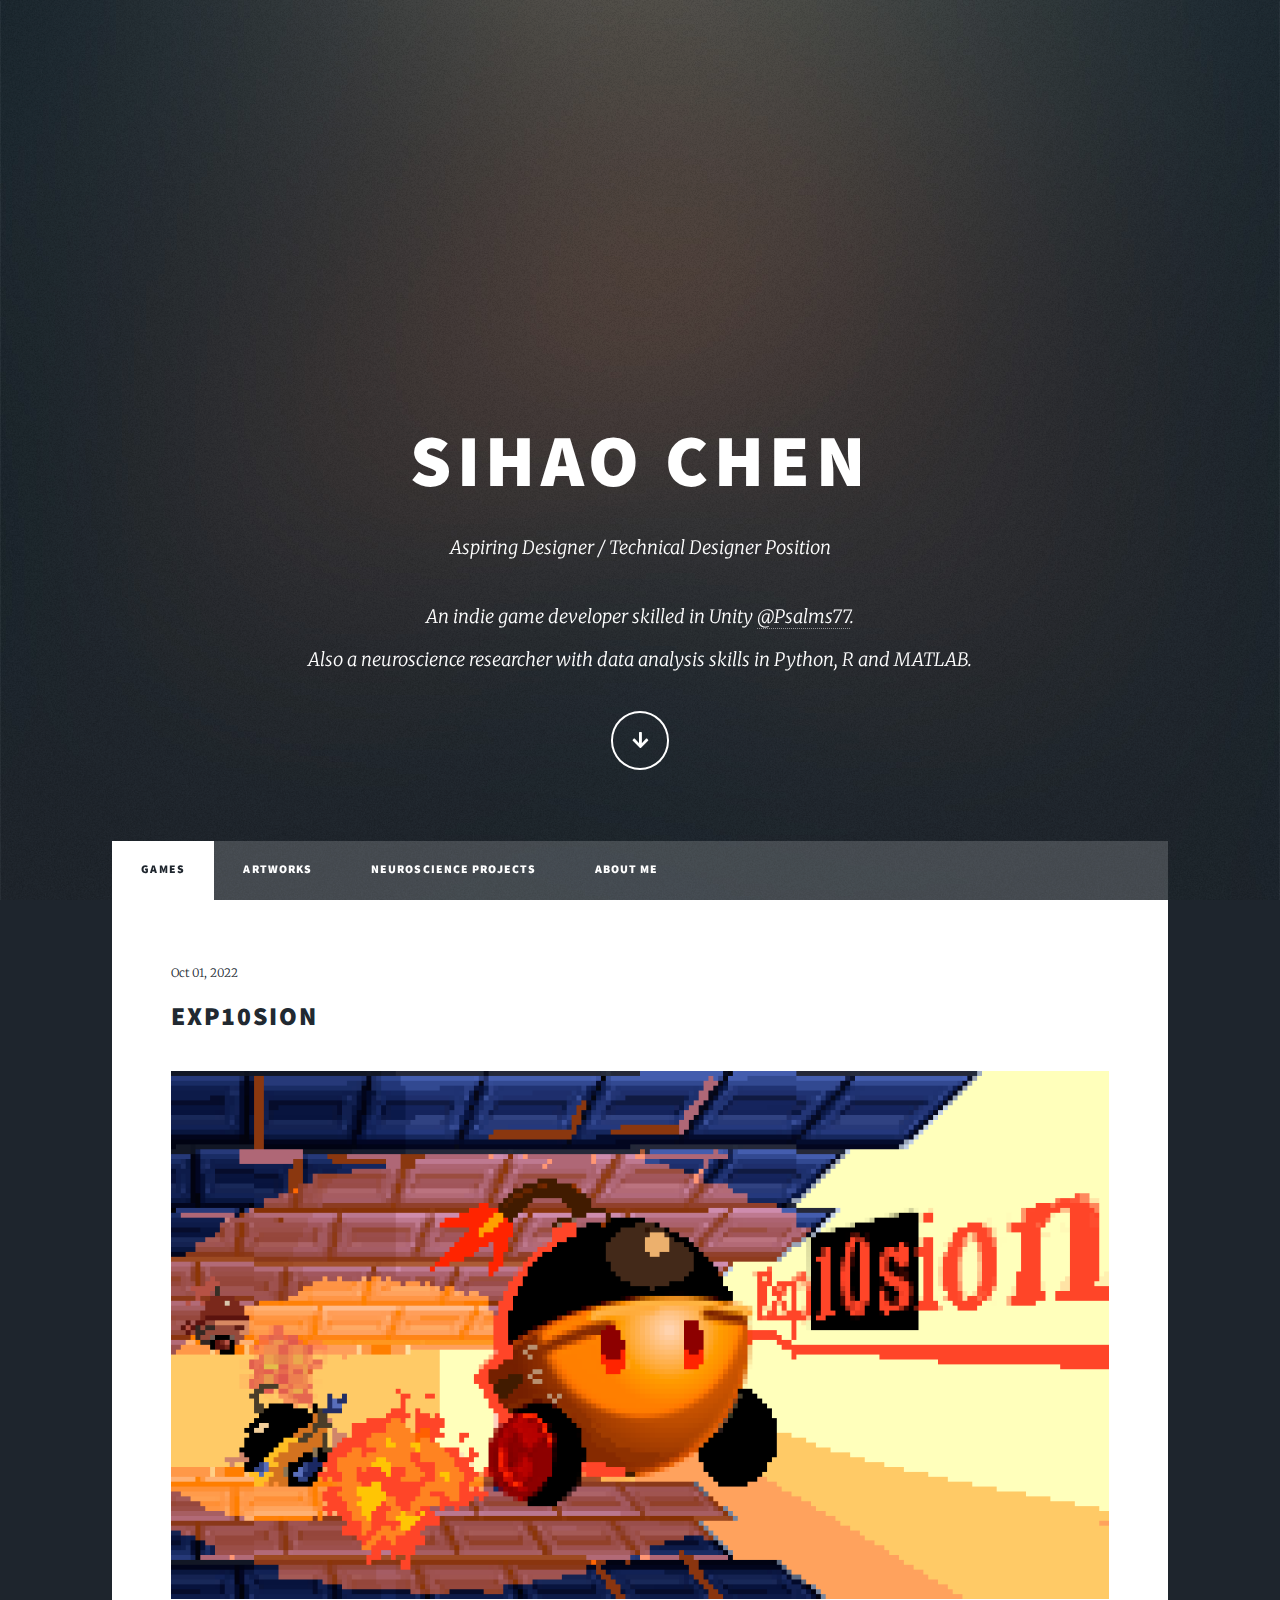
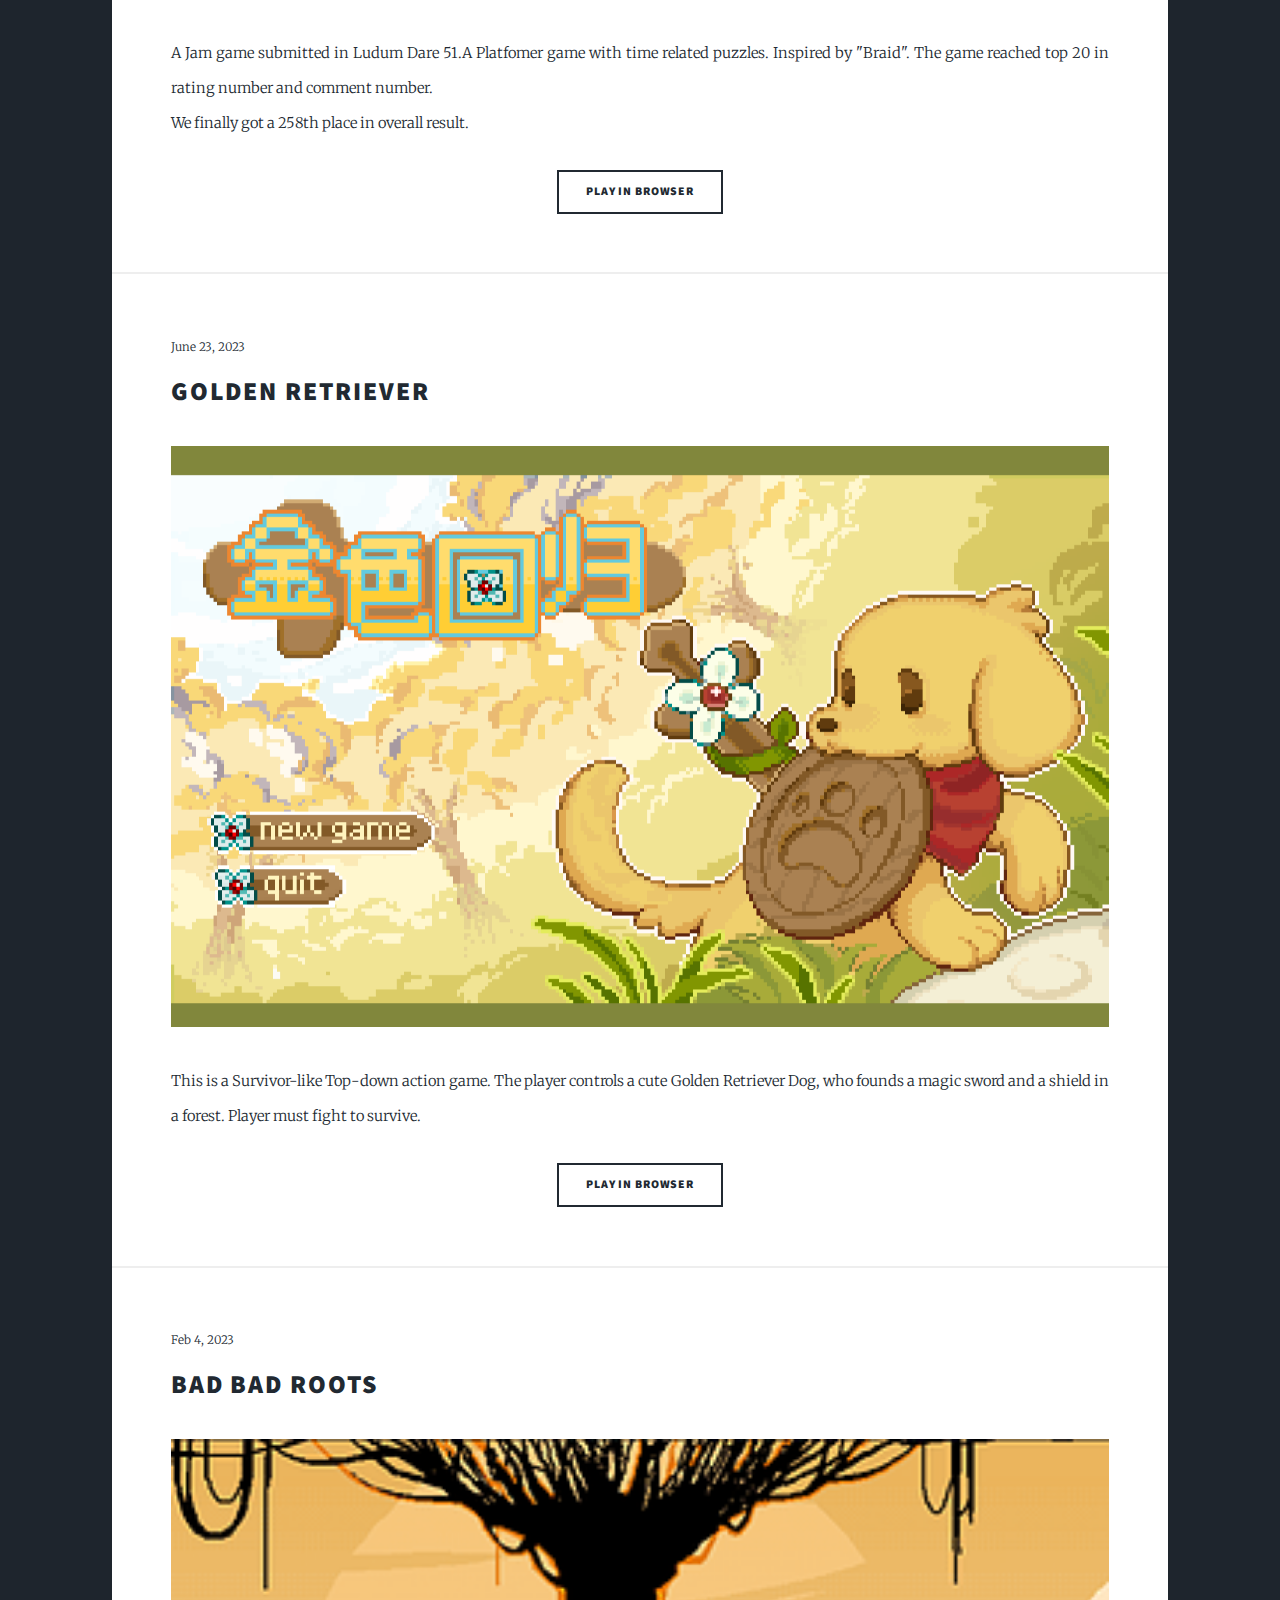
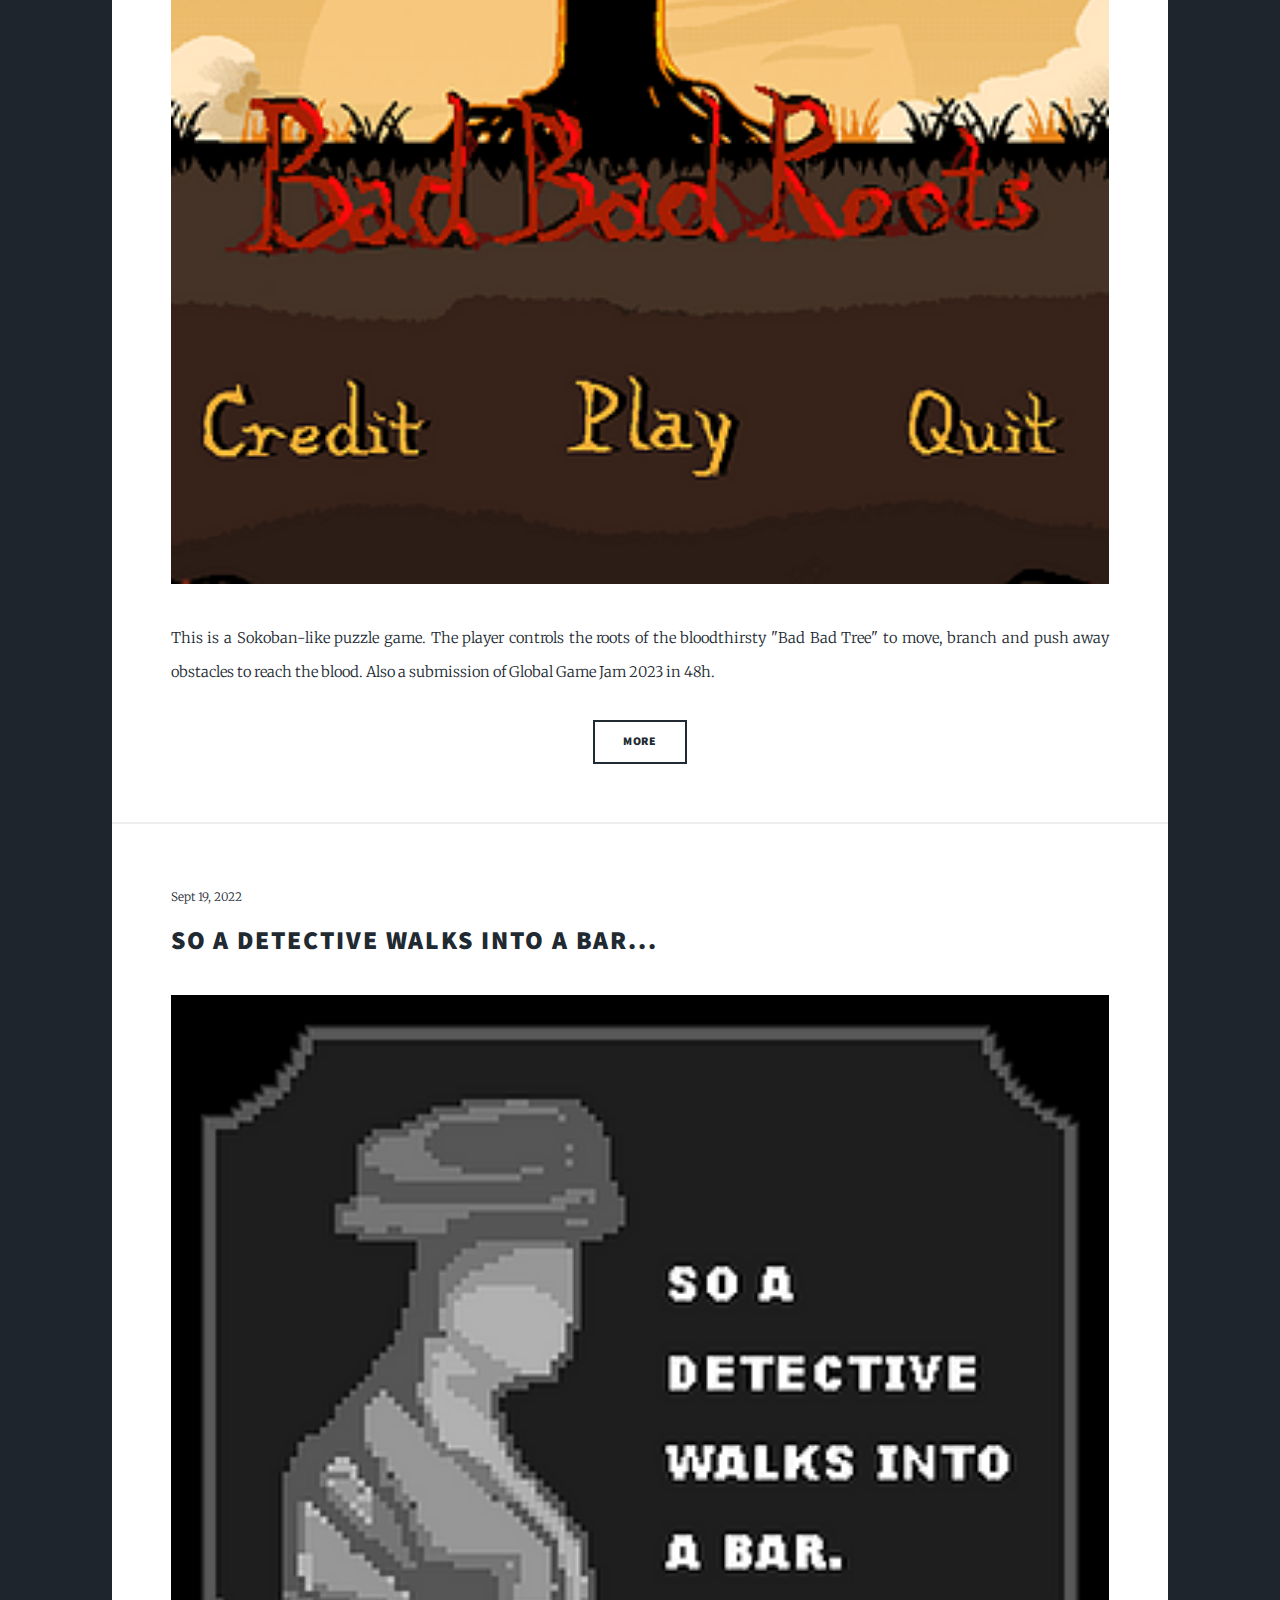
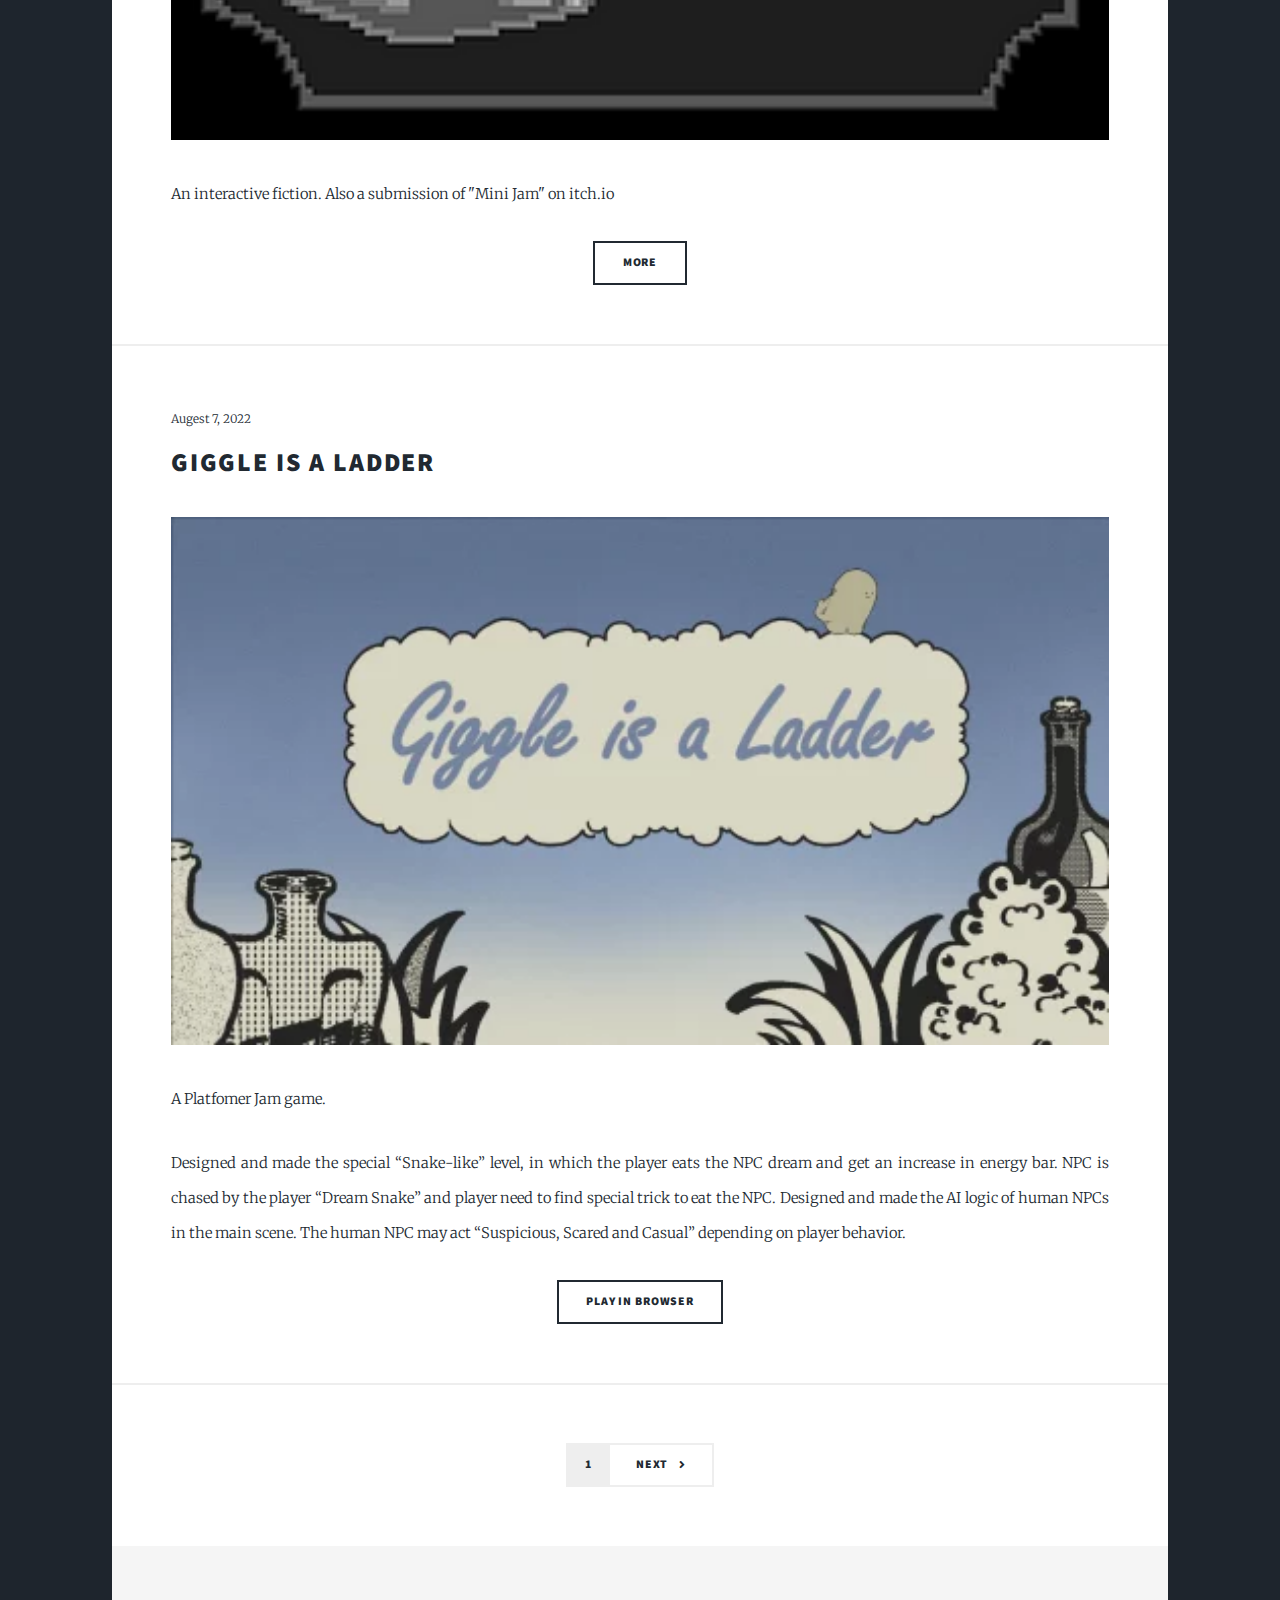
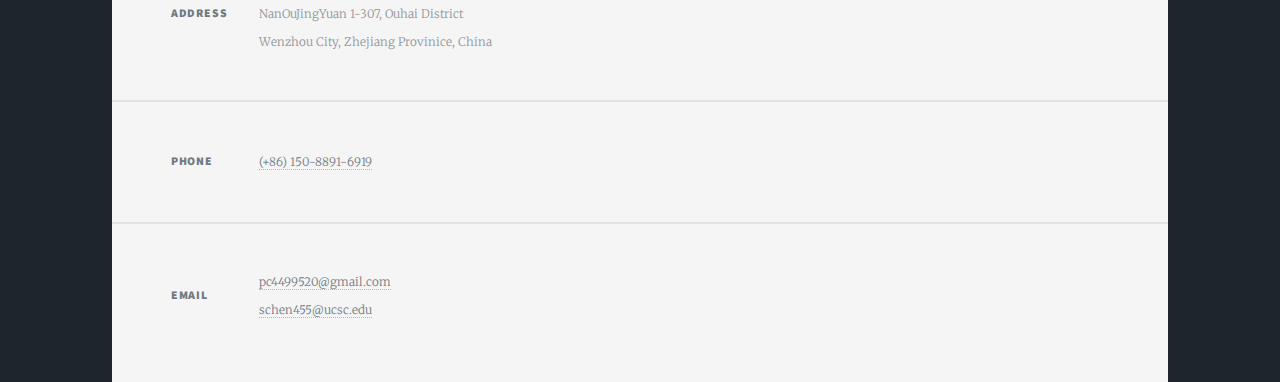
<file: index_2.html>
<!DOCTYPE HTML>
<!--
	Massively by HTML5 UP
	html5up.net | @ajlkn
	Free for personal and commercial use under the CCA 3.0 license (html5up.net/license)
-->
<html>
	<head>
		<title>Sihao Chen, a Game developer and neuroscience researcher</title>
		<meta charset="utf-8" />
		<meta name="viewport" content="width=device-width, initial-scale=1, user-scalable=no" />
		<link rel="stylesheet" href="assets/css/main.css" />
		<noscript><link rel="stylesheet" href="assets/css/noscript.css" /></noscript>
	</head>
	<body class="is-preload">

		<!-- Wrapper -->
			<div id="wrapper" class="fade-in">

				<!-- Intro -->
					<div id="intro">
						<h1>Sihao Chen<br />
						</h1>
						<p>Aspiring Designer / Technical Designer Position</p>
						<p>An indie game developer skilled in Unity <a href="https://psa1ms77.itch.io/">@Psalms77</a></a>. <br />Also a neuroscience researcher with data analysis skills in Python, R and MATLAB. </p>
						<ul class="actions">
							<li><a href="#header" class="button icon solid solo fa-arrow-down scrolly">Continue</a></li>
						</ul>
					</div>

				<!-- Header -->
					<header id="header">
						<a href="index.html" class="logo">Sihao Chen</a>
					</header>

				<!-- Nav -->
					<nav id="nav">
						<ul class="links">
							<li class="active"><a href="index.html">Games</a></li>
							<li><a href="art.html">Artworks</a></li>
							<li><a href="neuroscience.html">neuroscience projects</a></li>
							<li><a href="about.html">About me</menu></a></li>
						</ul>
						<!-- 
						<ul class="icons">
							<li><a href="#" class="icon brands fa-twitter"><span class="label">Twitter</span></a></li>
							<li><a href="#" class="icon brands fa-facebook-f"><span class="label">Facebook</span></a></li>
							<li><a href="#" class="icon brands fa-instagram"><span class="label">Instagram</span></a></li>
							<li><a href="#" class="icon brands fa-github"><span class="label">GitHub</span></a></li>
						</ul>-->
					</nav>

				<!-- Main -->
					<div id="main">

						<!-- Posts -->
							<article>
								<header>
									<span class="date">Oct 01, 2022</span>
									<h2><a href="https://cortexa233.itch.io/exp10sion">Exp10sion<br />
									</a></h2>
								</header>
								<a href="https://cortexa233.itch.io/golden-retriever" class="image fit"><img src="images/g1.png" alt="" /></a>
								<p><p>A Jam game submitted in Ludum Dare 51.A Platfomer game with time related puzzles. Inspired by "Braid". The game reached top 20 in rating number and comment number. <br />
									We finally got a 258th place in overall result.</p>
								<ul class="actions special">
									<li><a href="https://cortexa233.itch.io/golden-retriever" class="button">Play in Browser</a></li>
								</ul>
							</article>
								<article>
									<header>
										<span class="date">June 23, 2023</span>
										<h2><a href="https://cortexa233.itch.io/golden-retriever">Golden Retriever<br />
										</a></h2>
									</header>
									<a href="https://cortexa233.itch.io/golden-retriever" class="image fit"><img src="images/g5.png" alt="" /></a>
									<p>This is a Survivor-like Top-down action game. The player controls a cute Golden Retriever Dog, who founds a magic sword and a shield in a forest. Player must fight to survive. </p>
									<ul class="actions special">
										<li><a href="https://cortexa233.itch.io/golden-retriever" class="button">Play in Browser</a></li>
									</ul>
								</article>
								<article>
									<header>
										<span class="date">Feb 4, 2023</span>
										<h2><a href="https://psa1ms77.itch.io/bad-bad-roots">Bad Bad Roots<br />
										</a></h2>
									</header>
									<a href="https://psa1ms77.itch.io/bad-bad-roots" class="image fit"><img src="images/g4.png" alt="" /></a>
									<p>This is a Sokoban-like puzzle game. The player controls the roots of the bloodthirsty "Bad Bad Tree" to move, branch and push away obstacles to reach the blood. Also a submission of Global Game Jam 2023 in 48h. </p>
									<ul class="actions special">
										<li><a href="https://psa1ms77.itch.io/bad-bad-roots" class="button">More</a></li>
									</ul>
								</article>
								<article>
									<header>
										<span class="date">Sept 19, 2022</span>
										<h2><a href="https://psa1ms77.itch.io/so-a-detective-walks-into-a-bar">So a Detective Walks into a Bar...<br />
										</a></h2>
									</header>
									<a href="https://psa1ms77.itch.io/so-a-detective-walks-into-a-bar" class="image fit"><img src="images/g2.png" alt="" /></a>
									<p>An interactive fiction. Also a submission of "Mini Jam" on itch.io</p>
									<ul class="actions special">
										<li><a href="https://psa1ms77.itch.io/so-a-detective-walks-into-a-bar" class="button">More</a></li>
									</ul>
								</article>
								<article>
									<header>
										<span class="date">Augest 7, 2022</span>
										<h2><a href="https://xiu0922koway.itch.io/giggle-is-a-ladder">Giggle is a Ladder<br />
										</a></h2>
									</header>
									<a href="https://xiu0922koway.itch.io/giggle-is-a-ladder" class="image fit"><img src="images/g3.jpg" alt="" /></a>
									<p>A Platfomer Jam game. </p>
									<p>Designed and made the special “Snake-like” level, in which the player eats the NPC dream and get an increase in energy bar. NPC is chased by the player “Dream Snake” and player need to find special trick to eat the NPC. Designed and made the AI logic of human NPCs in the main scene. The human NPC may act “Suspicious, Scared and Casual” depending on player behavior. 
										 </p>
									<ul class="actions special">
										<li><a href="https://xiu0922koway.itch.io/giggle-is-a-ladder" class="button">Play in Browser</a></li>
									</ul>
								</article>
								
							</section>

						<!-- Footer -->
							<footer>
								<div class="pagination">
									<!--<a href="#" class="previous">Prev</a>-->
									<a href="#" class="page active">1</a>
									<a href="#" class="next">Next</a>
								</div>
							</footer>

					</div>

				<!-- Footer -->
					<footer id="footer">
						<section class="split contact">
							<section class="alt">
								<h3>Address</h3>
								<p>NanOuJingYuan 1-307, Ouhai District<br />
								Wenzhou City, Zhejiang Provinice, China</p>
							</section>
							<section>
								<h3>Phone</h3>
								<p><a href="#">(+86) 150-8891-6919</a></p>
							</section>
							<section>
								<h3>Email</h3>
								<p><a href="#">pc4499520@gmail.com <br>
								schen455@ucsc.edu
								</a></p>
							</section>
						</section>
					</footer>
			</div>

		<!-- Scripts -->
			<script src="assets/js/jquery.min.js"></script>
			<script src="assets/js/jquery.scrollex.min.js"></script>
			<script src="assets/js/jquery.scrolly.min.js"></script>
			<script src="assets/js/browser.min.js"></script>
			<script src="assets/js/breakpoints.min.js"></script>
			<script src="assets/js/util.js"></script>
			<script src="assets/js/main.js"></script>

	</body>
</html>
</file>
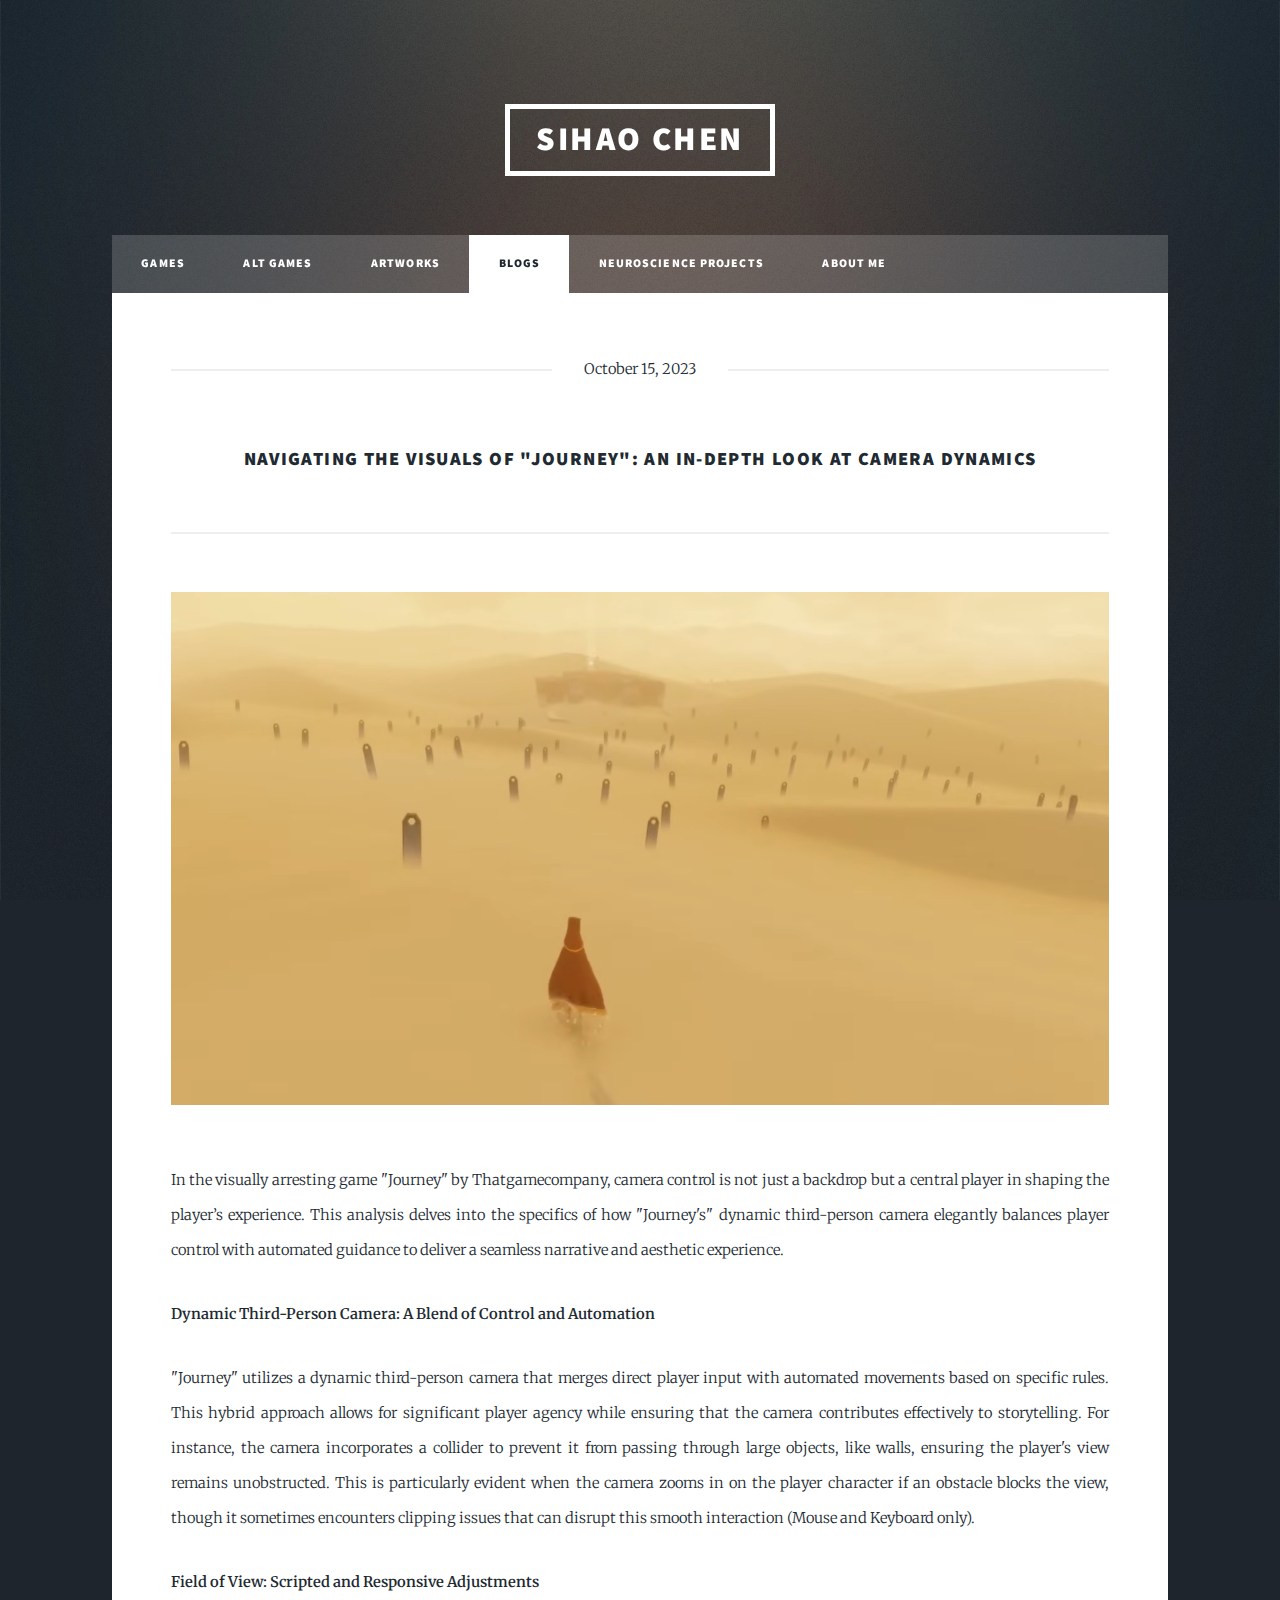
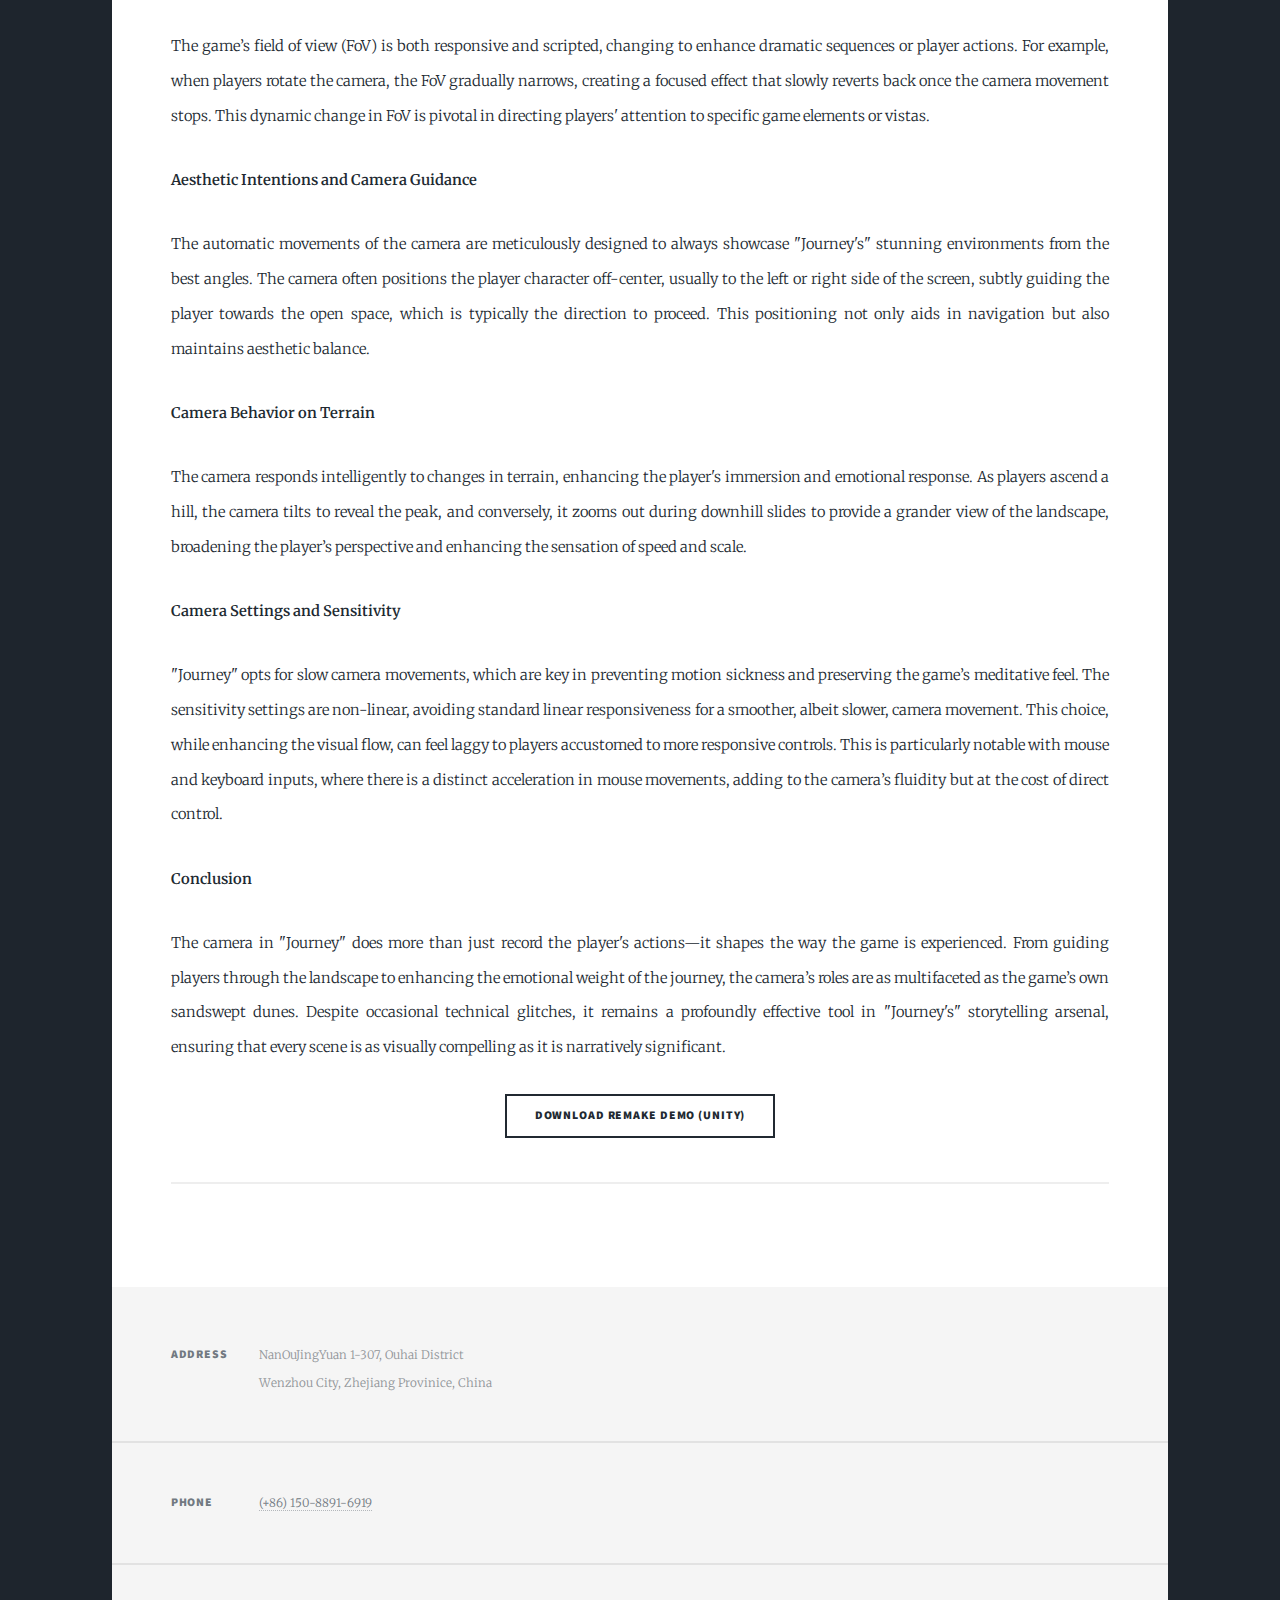
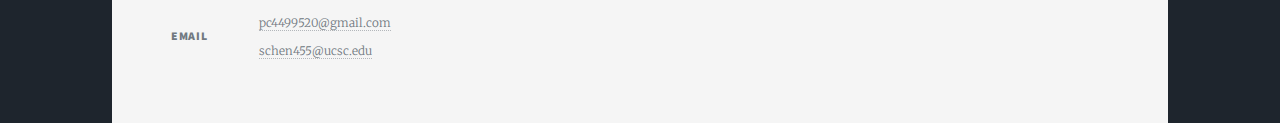
<file: Journey_Cam_Analysis.html>
<!DOCTYPE HTML>
<!--
	Massively by HTML5 UP
	html5up.net | @ajlkn
	Free for personal and commercial use under the CCA 3.0 license (html5up.net/license)
-->
<html>
	<head>
		<title>Sihao Chen - About me</title>
		<meta charset="utf-8" />
		<meta name="viewport" content="width=device-width, initial-scale=1, user-scalable=no" />
		<link rel="stylesheet" href="assets/css/main.css" />
		<noscript><link rel="stylesheet" href="assets/css/noscript.css" /></noscript>
	</head>
	<body class="is-preload">

		<!-- Wrapper -->
			<div id="wrapper">

				<!-- Header -->
					<header id="header">
						<a href="index.html" class="logo">Sihao Chen</a>
					</header>

				<!-- Nav -->
					<nav id="nav">
						<ul class="links">
							<li><a href="index.html">Games</a></li>
							<li><a href="alt_games.html">Alt Games</a></li>
							<li><a href="art.html">Artworks</a></li>
							<li class="active"><a href = "Blogs.html">Blogs</a></li>
							<li><a href="neuroscience.html">neuroscience projects</a></li>
							<li><a href="about.html">About me</menu></a></li>
						</ul>
					</nav>

				<!-- Main -->
					<div id="main">

						<!-- Post -->
							<section class="post">
								<article>
									<header class="major">
										<span class="date">October 15, 2023</span>
										<h3><a href="blog8.html">Navigating the Visuals of "Journey": An In-Depth Look at Camera Dynamics</a></h3>
									</header>
									<hr>
									<a href="Journey_Cam_Analysis.html" class="image main"><img src="images/Journey_Blog_screenshot.png" alt="" /></a>
									<p>In the visually arresting game "Journey" by Thatgamecompany, camera control is not just a backdrop but a central player in shaping the player’s experience. This analysis delves into the specifics of how "Journey's" dynamic third-person camera elegantly balances player control with automated guidance to deliver a seamless narrative and aesthetic experience.</p>
									<p><b>Dynamic Third-Person Camera: A Blend of Control and Automation</b></p>
									<p>"Journey" utilizes a dynamic third-person camera that merges direct player input with automated movements based on specific rules. This hybrid approach allows for significant player agency while ensuring that the camera contributes effectively to storytelling. For instance, the camera incorporates a collider to prevent it from passing through large objects, like walls, ensuring the player's view remains unobstructed. This is particularly evident when the camera zooms in on the player character if an obstacle blocks the view, though it sometimes encounters clipping issues that can disrupt this smooth interaction (Mouse and Keyboard only).</p>
									<p><b>Field of View: Scripted and Responsive Adjustments</b></p>
									<p>The game’s field of view (FoV) is both responsive and scripted, changing to enhance dramatic sequences or player actions. For example, when players rotate the camera, the FoV gradually narrows, creating a focused effect that slowly reverts back once the camera movement stops. This dynamic change in FoV is pivotal in directing players' attention to specific game elements or vistas.</p>
									<p><b>Aesthetic Intentions and Camera Guidance</b></p>
									<p>The automatic movements of the camera are meticulously designed to always showcase "Journey's" stunning environments from the best angles. The camera often positions the player character off-center, usually to the left or right side of the screen, subtly guiding the player towards the open space, which is typically the direction to proceed. This positioning not only aids in navigation but also maintains aesthetic balance.</p>
									<p><b>Camera Behavior on Terrain</b></p>
									<p>The camera responds intelligently to changes in terrain, enhancing the player's immersion and emotional response. As players ascend a hill, the camera tilts to reveal the peak, and conversely, it zooms out during downhill slides to provide a grander view of the landscape, broadening the player’s perspective and enhancing the sensation of speed and scale. </p>
									<p><b>Camera Settings and Sensitivity</b></p>
									<p>"Journey" opts for slow camera movements, which are key in preventing motion sickness and preserving the game’s meditative feel. The sensitivity settings are non-linear, avoiding standard linear responsiveness for a smoother, albeit slower, camera movement. This choice, while enhancing the visual flow, can feel laggy to players accustomed to more responsive controls. This is particularly notable with mouse and keyboard inputs, where there is a distinct acceleration in mouse movements, adding to the camera’s fluidity but at the cost of direct control.</p>
									<p><b>Conclusion</b></p>
									<p>The camera in "Journey" does more than just record the player's actions—it shapes the way the game is experienced. From guiding players through the landscape to enhancing the emotional weight of the journey, the camera’s roles are as multifaceted as the game’s own sandswept dunes. Despite occasional technical glitches, it remains a profoundly effective tool in "Journey's" storytelling arsenal, ensuring that every scene is as visually compelling as it is narratively significant.</p>
									<p></p>
									<ul class="actions special">
										<li><a href="Files/Journey_Camera_System_remake.zip" class="button">Download Remake Demo (Unity)</a></li>
									</ul>
									<hr>
								</article>
							</section>
					</div>

				<!-- Footer -->
				<footer id="footer">
					<section class="split contact">
						<section class="alt">
							<h3>Address</h3>
							<p>NanOuJingYuan 1-307, Ouhai District<br />
							Wenzhou City, Zhejiang Provinice, China</p>
						</section>
						<section>
							<h3>Phone</h3>
							<p><a href="#">(+86) 150-8891-6919</a></p>
						</section>
						<section>
							<h3>Email</h3>
							<p><a href="#">pc4499520@gmail.com <br>
							schen455@ucsc.edu
							</a></p>
						</section>
					</section>
				</footer>

			<!-- Copyright 
				<div id="copyright">
					<ul><li>&copy; Untitled</li><li>Design: <a href="https://html5up.net">HTML5 UP</a></li></ul>
				</div>
			-->

			</div>

		<!-- Scripts -->
			<script src="assets/js/jquery.min.js"></script>
			<script src="assets/js/jquery.scrollex.min.js"></script>
			<script src="assets/js/jquery.scrolly.min.js"></script>
			<script src="assets/js/browser.min.js"></script>
			<script src="assets/js/breakpoints.min.js"></script>
			<script src="assets/js/util.js"></script>
			<script src="assets/js/main.js"></script>

	</body>
</html>
</file>
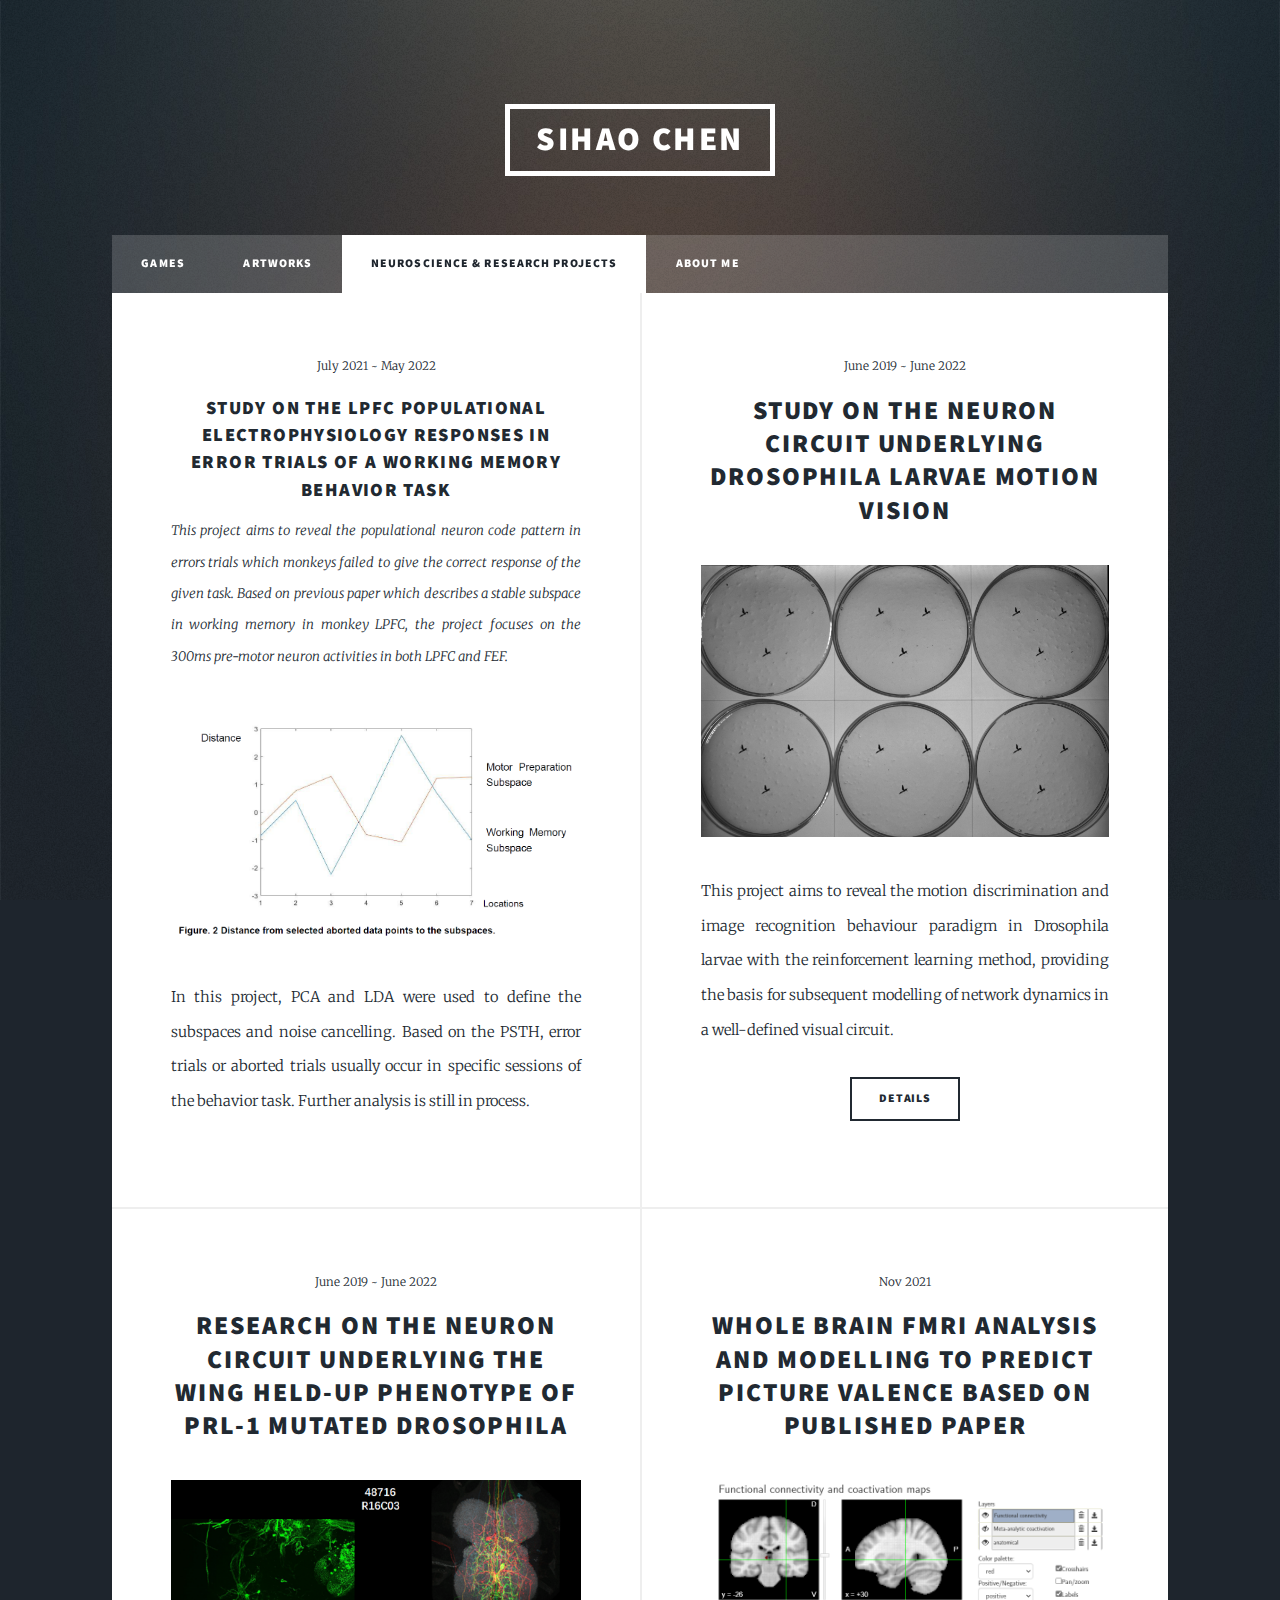
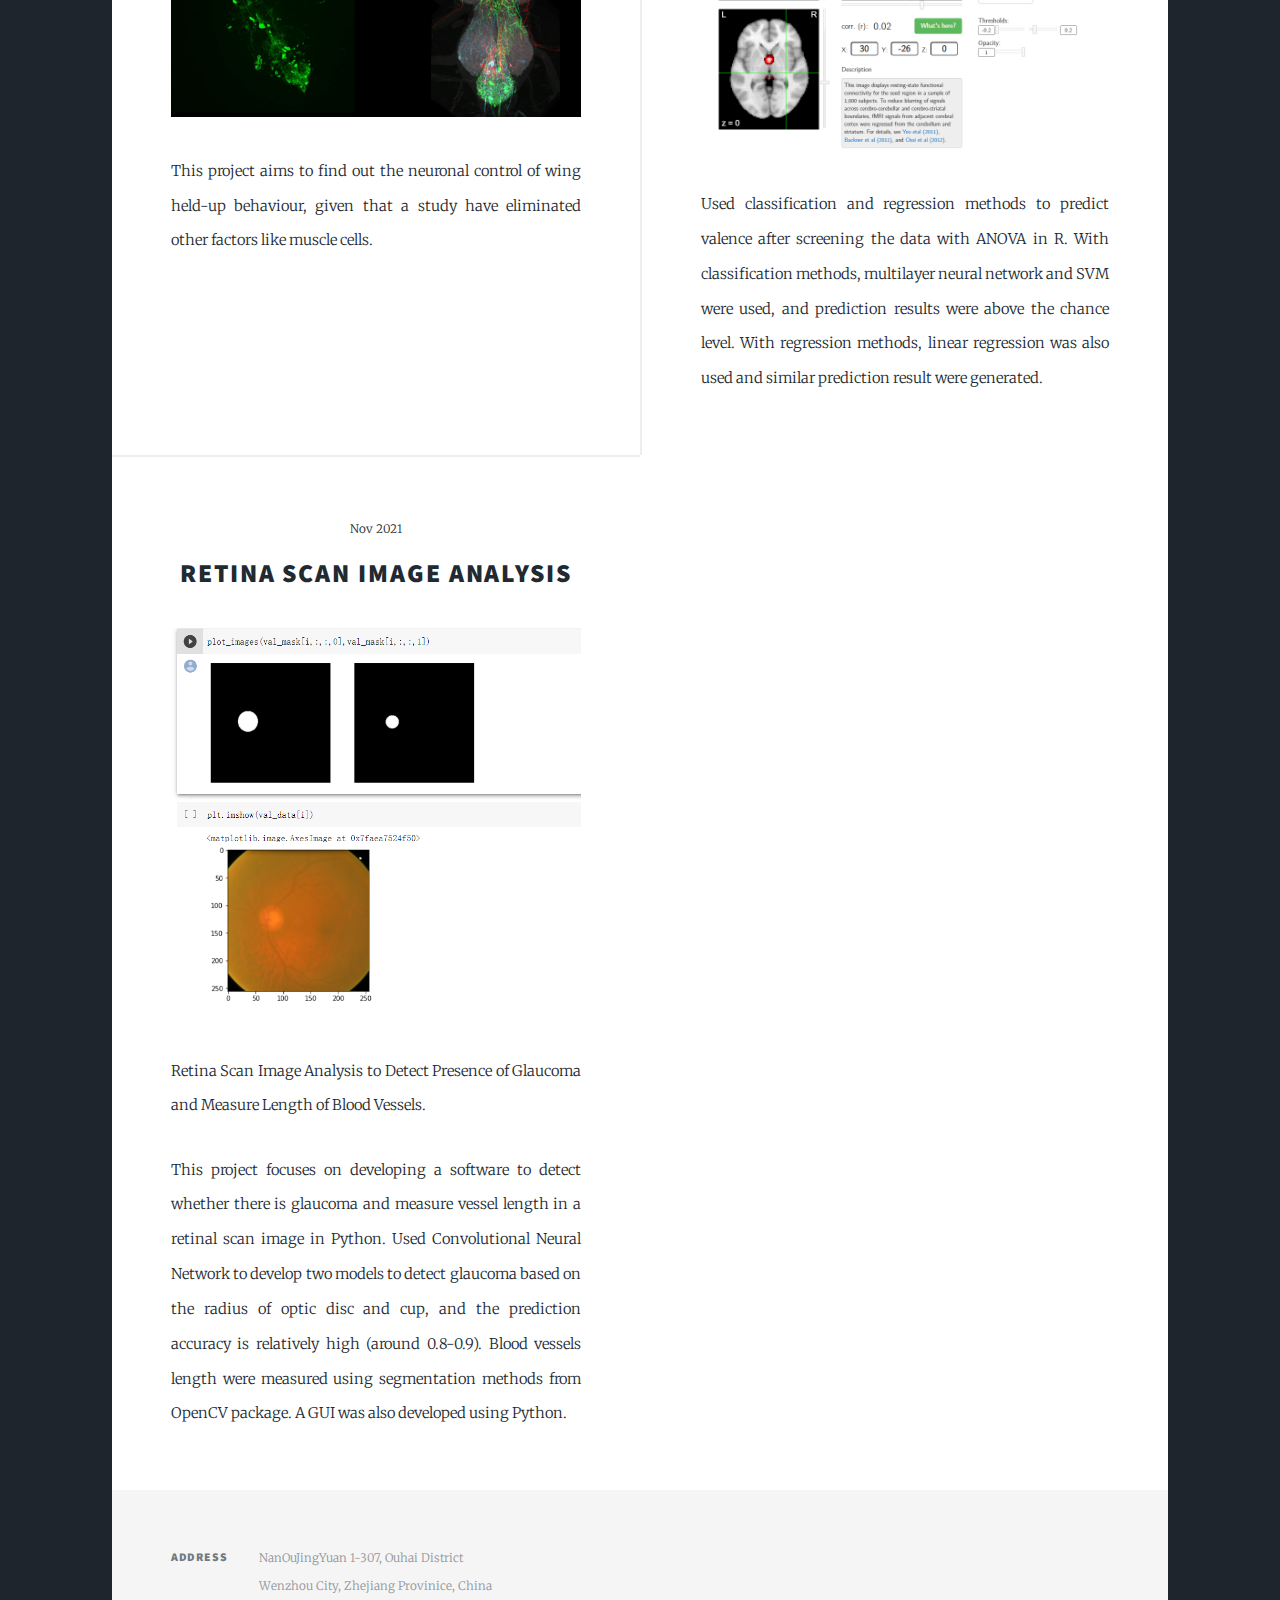
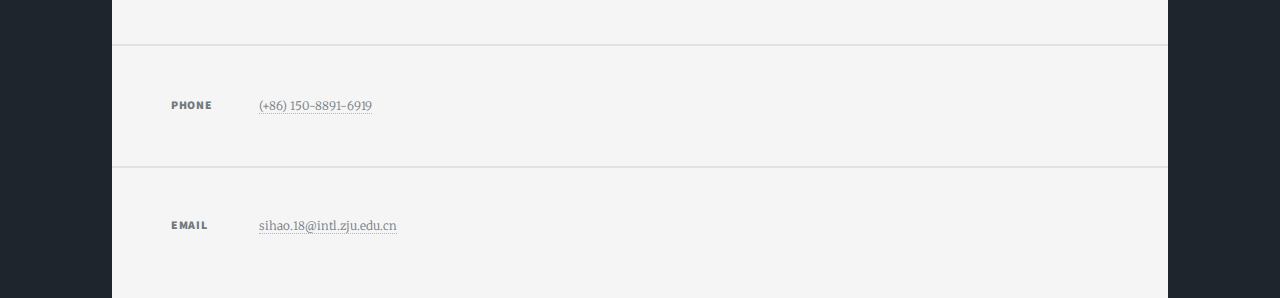
<file: neuroscience.html>
<!DOCTYPE HTML>
<!--
	Massively by HTML5 UP
	html5up.net | @ajlkn
	Free for personal and commercial use under the CCA 3.0 license (html5up.net/license)
-->
<html>
	<head>
		<title>Sihao Chen - Neuroscience</title>
		<meta charset="utf-8" />
		<meta name="viewport" content="width=device-width, initial-scale=1, user-scalable=no" />
		<link rel="stylesheet" href="assets/css/main.css" />
		<noscript><link rel="stylesheet" href="assets/css/noscript.css" /></noscript>
	</head>
	<body class="is-preload">

		<!-- Wrapper -->
			<div id="wrapper">

				<!-- Header -->
					<header id="header">
						<a href="index.html" class="logo">Sihao Chen</a>
					</header>

				<!-- Nav -->
					<nav id="nav">
						<ul class="links">
							<li><a href="index.html">Games</a></li>
							<li><a href="art.html">Artworks</a></li>
							<li class="active"><a href="neuroscience.html">Neuroscience & Research Projects</a></li>
							<li><a href="about.html">About me</a></li>
						</ul>
					</nav>

				<!-- Main -->
					<div id="main">

						<!-- Posts -->
						<section class="posts">
							<article>
								<header>
									<span class="date">July 2021 ~ May 2022</span>
									<h3>Study on the LPFC populational electrophysiology responses in error trials of a Working Memory behavior task <br />
									</h3>
									<p>This project aims to reveal the populational neuron code pattern in errors trials which monkeys failed to give the correct response of the given task. Based on previous paper which describes a stable subspace in working memory in monkey LPFC, the project focuses on the 300ms pre-motor neuron activities in both LPFC and FEF. </p>
								</header>
								<div class="image fit"><img src="images/n1.PNG" alt="" /></div>
								<p>In this project, PCA and LDA were used to define the subspaces and noise cancelling. Based on the PSTH, error trials or aborted trials usually occur in specific sessions of the behavior task. Further analysis is still in process. </p>
								<p></p>
							</article>
							<article>
								<header>
									<span class="date">June 2019 ~ June 2022</span>
									<h2><a href="#">Study on the Neuron Circuit Underlying Drosophila Larvae Motion Vision<br />
									</a></h2>
								</header>
								<a href="#" class="image fit"><img src="images/n2.jpg" alt="" /></a>
								<p>This project aims to reveal the motion discrimination and image recognition behaviour paradigm in Drosophila larvae with the reinforcement learning method, providing the basis for subsequent modelling of network dynamics in a well-defined visual circuit.</p>
								<ul class="actions special">
									<li><a href="https://www.kaggle.com/datasets/hongbing/drosophila-larva-motion" class="button">Details</a></li>
								</ul>
							</article>
							<article>
								<header>
									<span class="date">June 2019 ~ June 2022</span>
									<h2><a href="#">Research on the Neuron Circuit Underlying the Wing Held-up Phenotype of PRL-1 Mutated Drosophila<br />
									</a></h2>
								</header>
								<a href="#" class="image fit"><img src="images/n3.PNG" alt="" /></a>
								<p>This project aims to find out the neuronal control of wing held-up behaviour, given that a study have eliminated other factors like muscle cells. </p>

							</article>
							<article>
								<header>
									<span class="date">Nov 2021</span>
									<h2><a href="#">Whole Brain fMRI Analysis and Modelling to predict Picture Valence Based on Published Paper<br />
									</a></h2>
								</header>
								<a href="#" class="image fit"><img src="images/c2.PNG" alt="" /></a>
								<p>Used classification and regression methods to predict valence after screening the data with ANOVA in R. With classification methods, multilayer neural network and SVM were used, and prediction results were above the chance level. With regression methods, linear regression was also used and similar prediction result were generated.</p>

							</article>
							<article>
								<header>
									<span class="date">Nov 2021</span>
									<h2><a href="#">Retina Scan Image Analysis<br />
									</a></h2>
								</header>
								<a href="#" class="image fit"><img src="images/c1.PNG" alt="" /></a>
								<p>Retina Scan Image Analysis to Detect Presence of Glaucoma and Measure Length of Blood Vessels.</p>
								<p> This project focuses on developing a software to detect whether there is glaucoma and measure vessel length in a retinal scan image in Python. 
									Used Convolutional Neural Network to develop two models to detect glaucoma based on the radius of optic disc and cup, and the prediction accuracy is relatively high (around 0.8-0.9). 
									Blood vessels length were measured using segmentation methods from OpenCV package. 
									A GUI was also developed using Python. 
									</p>

							</article>

						</section>


					</div>

				<!-- Footer -->
				<footer id="footer">
					<section class="split contact">
						<section class="alt">
							<h3>Address</h3>
							<p>NanOuJingYuan 1-307, Ouhai District<br />
							Wenzhou City, Zhejiang Provinice, China</p>
						</section>
						<section>
							<h3>Phone</h3>
							<p><a href="#">(+86) 150-8891-6919</a></p>
						</section>
						<section>
							<h3>Email</h3>
							<p><a href="#">sihao.18@intl.zju.edu.cn</a></p>
						</section>
					</section>
				</footer>
			</div>

		<!-- Scripts -->
			<script src="assets/js/jquery.min.js"></script>
			<script src="assets/js/jquery.scrollex.min.js"></script>
			<script src="assets/js/jquery.scrolly.min.js"></script>
			<script src="assets/js/browser.min.js"></script>
			<script src="assets/js/breakpoints.min.js"></script>
			<script src="assets/js/util.js"></script>
			<script src="assets/js/main.js"></script>

	</body>
</html>
</file>
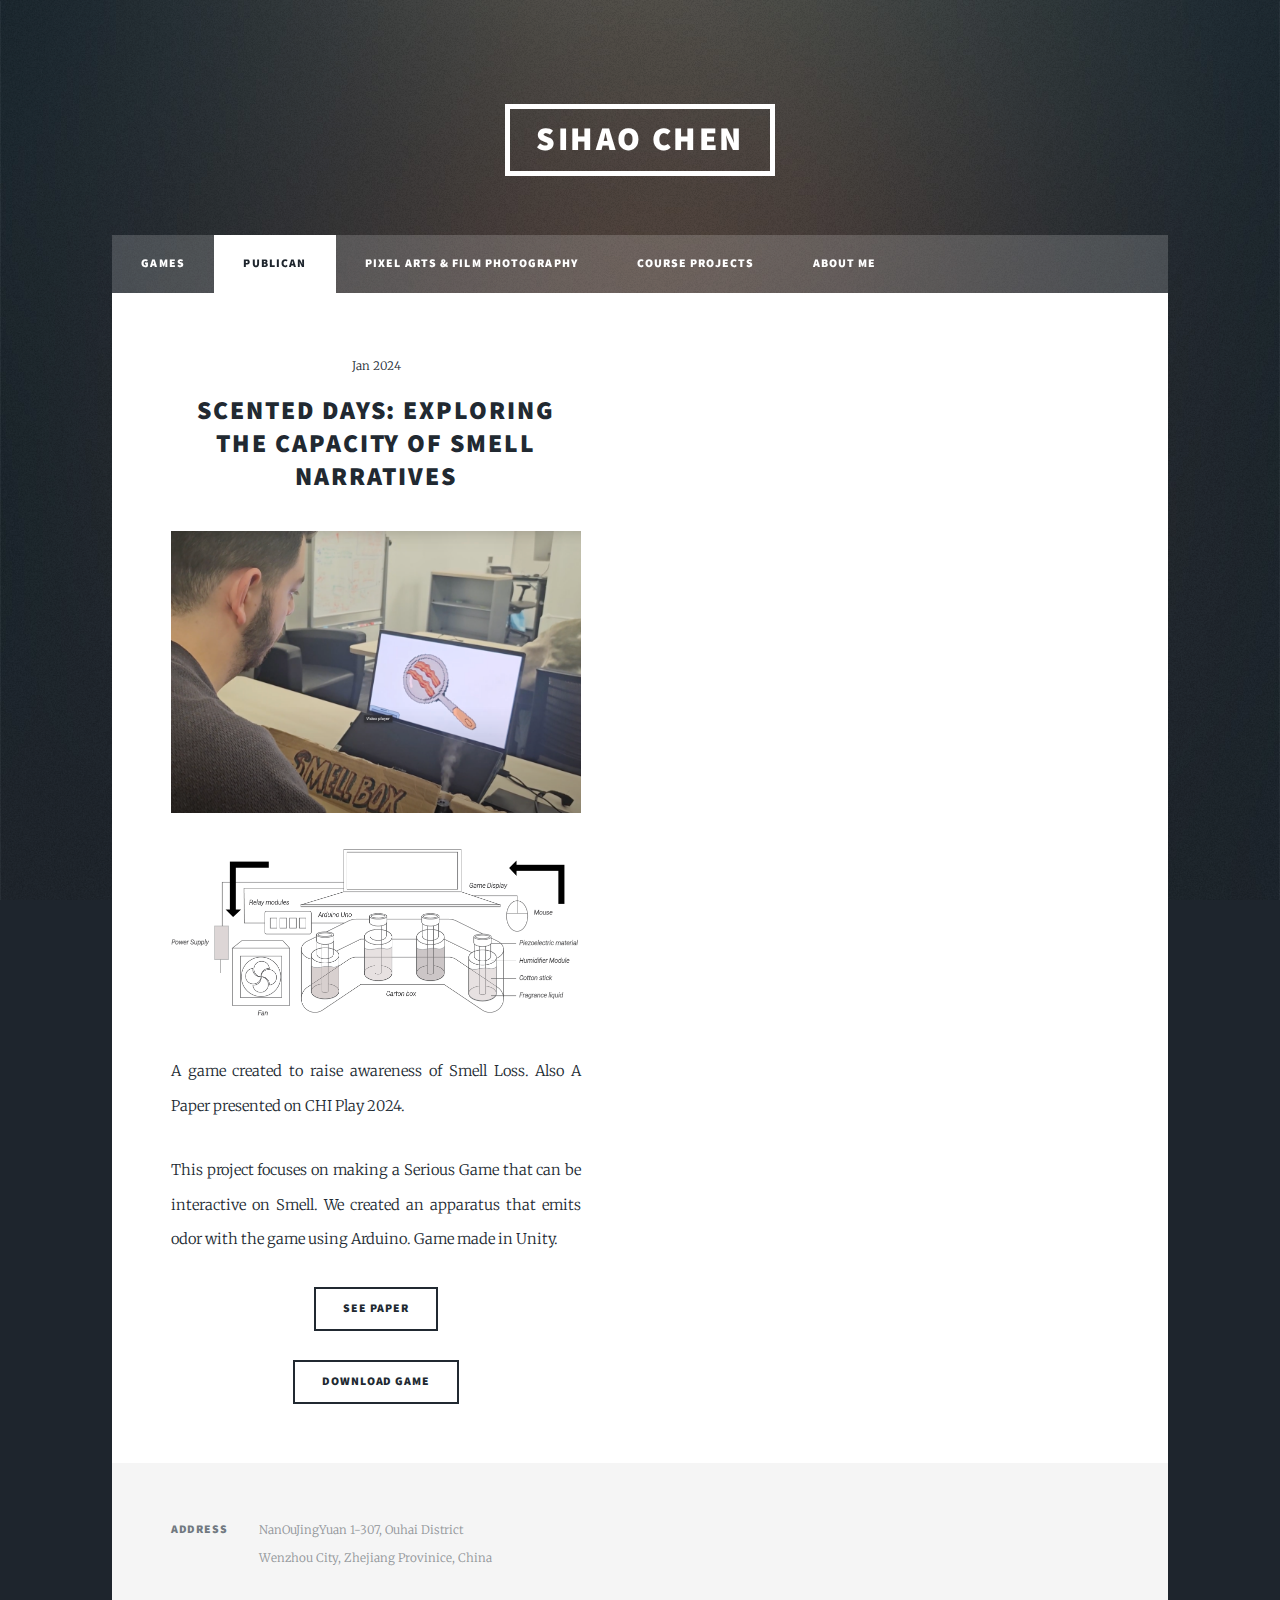
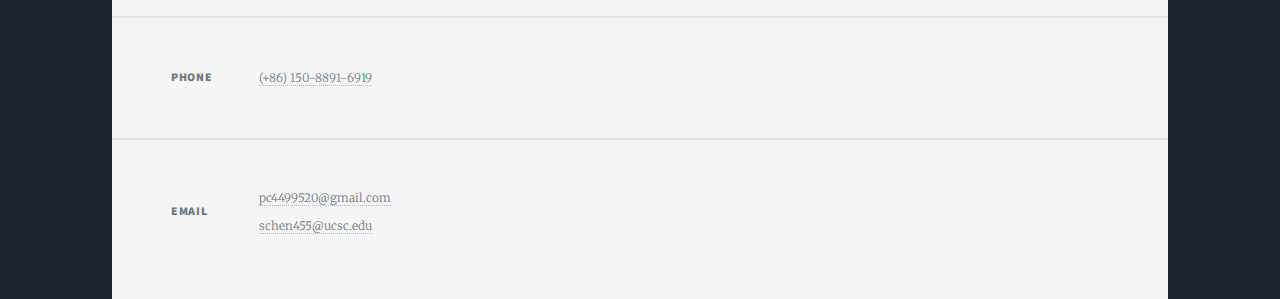
<file: publicans.html>
<!DOCTYPE HTML>
<!--
	Massively by HTML5 UP
	html5up.net | @ajlkn
	Free for personal and commercial use under the CCA 3.0 license (html5up.net/license)
-->
<html>
	<head>
		<title>Sihao Chen - Alternative Games</title>
		<meta charset="utf-8" />
		<meta name="viewport" content="width=device-width, initial-scale=1, user-scalable=no" />
		<link rel="stylesheet" href="assets/css/main.css" />
		<noscript><link rel="stylesheet" href="assets/css/noscript.css" /></noscript>
	</head>
	<body class="is-preload">

		<!-- Wrapper -->
			<div id="wrapper">

				<!-- Header -->
					<header id="header">
						<a href="index.html" class="logo">Sihao Chen</a>
					</header>

				<!-- Nav -->
					<nav id="nav">
						<ul class="links">
							<li><a href="index.html">Games</a></li>
							<li class="active"><a href="publicans.html">Publican</a></li>
							<li><a href="art.html">Pixel Arts & film Photography</a></li>
							<li><a href="course_project.html">Course Projects</a></li>
							<li><a href="about.html">About me</a></li>
						</ul>
					</nav>

				<!-- Main -->
					<div id="main">

						<!-- Posts -->
						<section class="posts">

							<article>
								<header>
									<span class="date">Jan 2024</span>
									<h2><a href="#">
										Scented Days: Exploring the Capacity of Smell Narratives<br />
									</a></h2>
								</header>
								<a href="#" class="image fit"><img src="images/SmellGame.png" alt="" /></a>
								<a href="#" class="image fit"><img src="images/SmellGameFigure.png" alt="" /></a>

								<p>A game created to raise awareness of Smell Loss. Also A Paper presented on CHI Play 2024. </p>
								<p> This project focuses on making a Serious Game that can be interactive on Smell. We created an apparatus that emits odor with the game using Arduino. 
								Game made in Unity. 	
								</p>
								<ul class="actions special">
									<li><a href="https://dl.acm.org/doi/10.1145/3665463.3678844" class="button" download="Final_DIS_Scent_Days_Paper-4.pdf">See Paper</a></li>
								</ul>
								<ul class="actions special">
									<li><a href="https://drive.google.com/file/d/185Kk26mrY-QpZoe5uvT0gKt4rDbM3biv/view?usp=sharing" class="button">Download Game</a></li>
								</ul>

							</article>





						</section>


					</div>

				<!-- Footer -->
				<footer id="footer">
					<section class="split contact">
						<section class="alt">
							<h3>Address</h3>
							<p>NanOuJingYuan 1-307, Ouhai District<br />
							Wenzhou City, Zhejiang Provinice, China</p>
						</section>
						<section>
							<h3>Phone</h3>
							<p><a href="#">(+86) 150-8891-6919</a></p>
						</section>
						<section>
							<h3>Email</h3>
							<p><a href="#">pc4499520@gmail.com <br>
							schen455@ucsc.edu
							</a></p>
						</section>
					</section>
				</footer>


			</div>

		<!-- Scripts -->
			<script src="assets/js/jquery.min.js"></script>
			<script src="assets/js/jquery.scrollex.min.js"></script>
			<script src="assets/js/jquery.scrolly.min.js"></script>
			<script src="assets/js/browser.min.js"></script>
			<script src="assets/js/breakpoints.min.js"></script>
			<script src="assets/js/util.js"></script>
			<script src="assets/js/main.js"></script>

	</body>
</html>
</file>
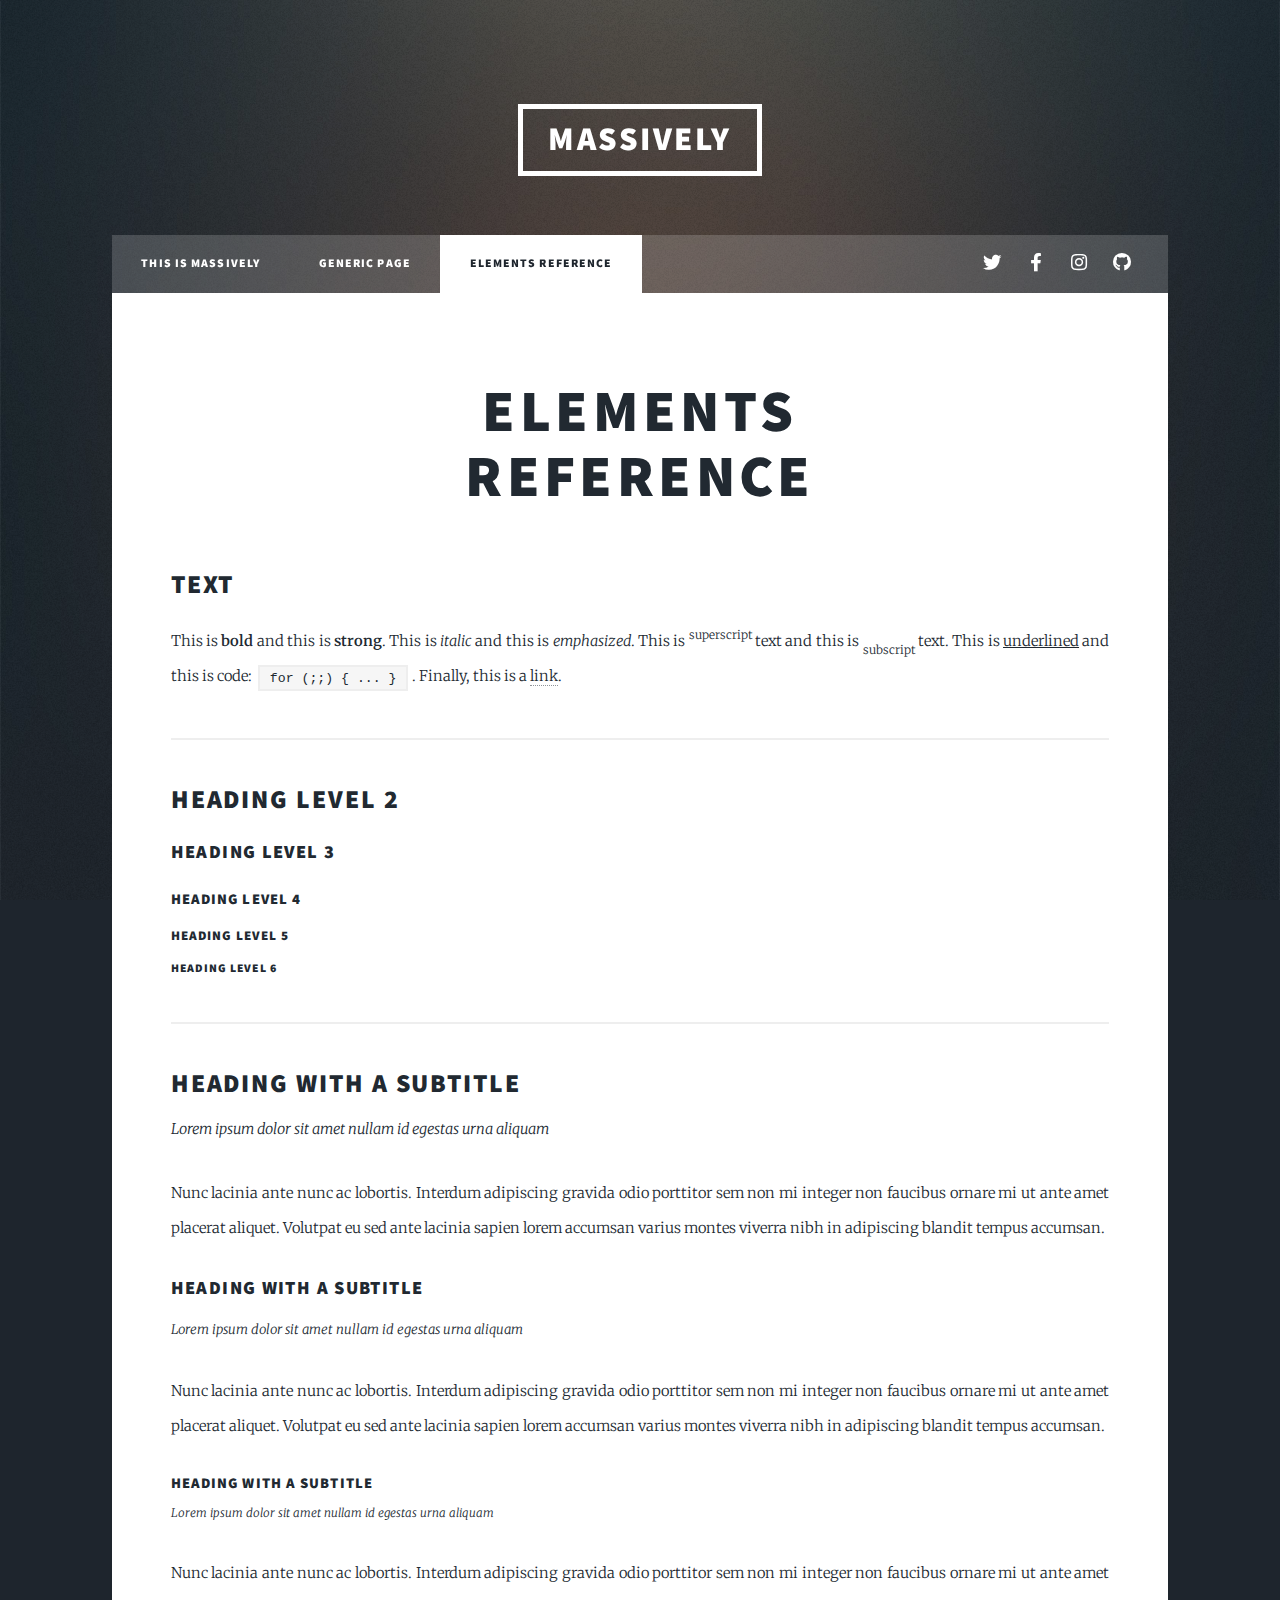
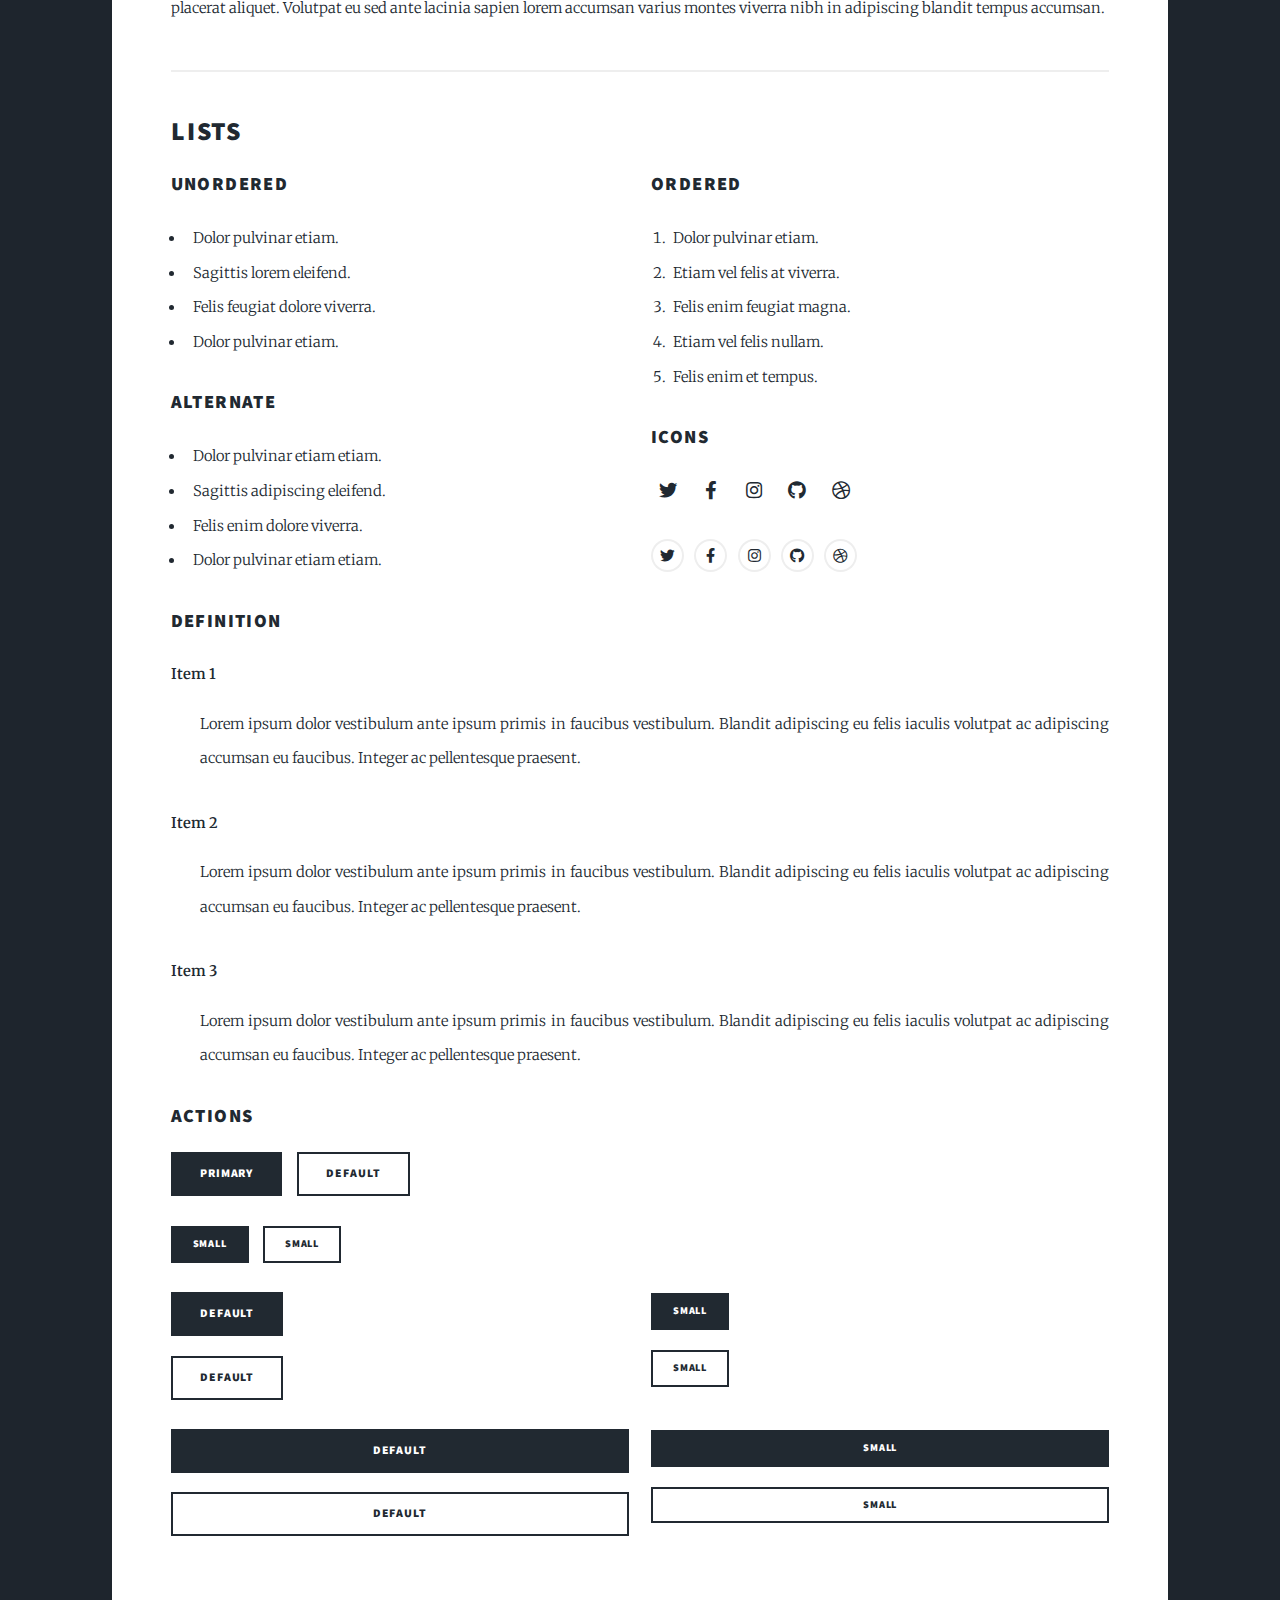
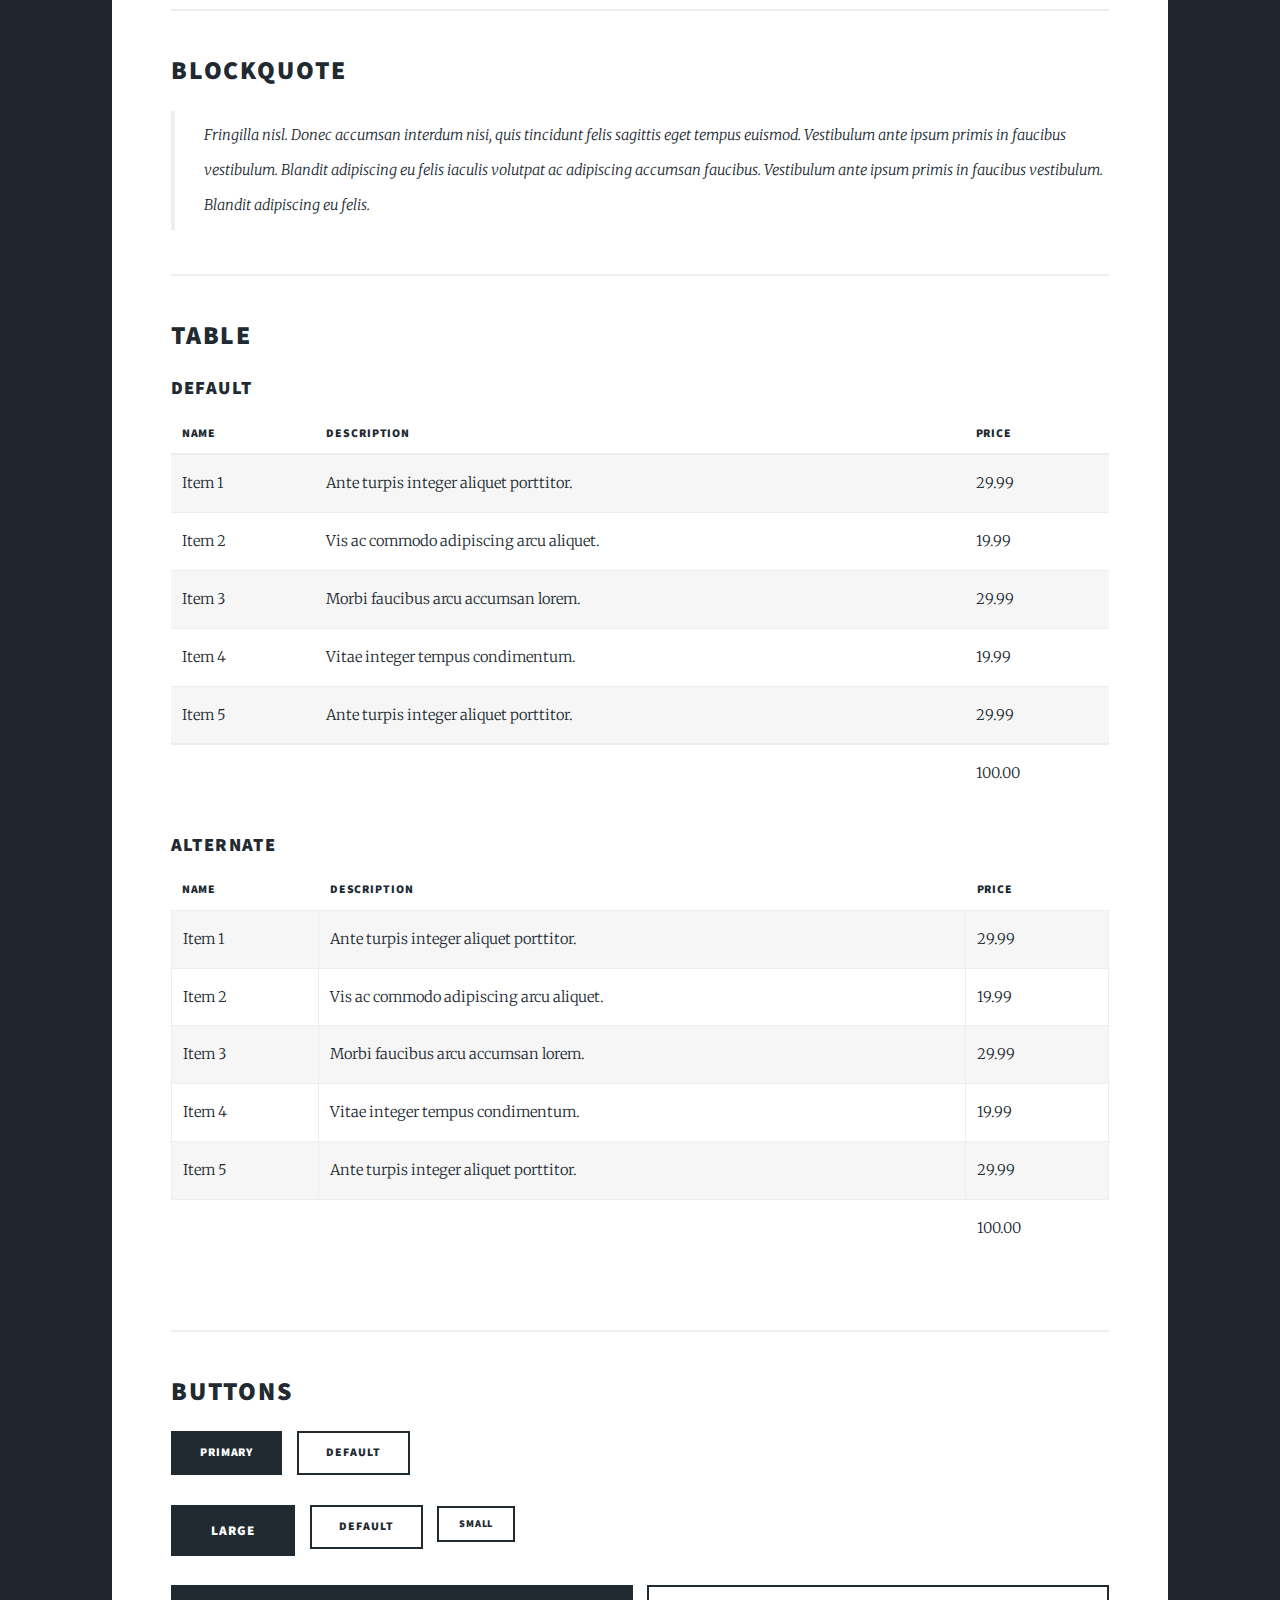
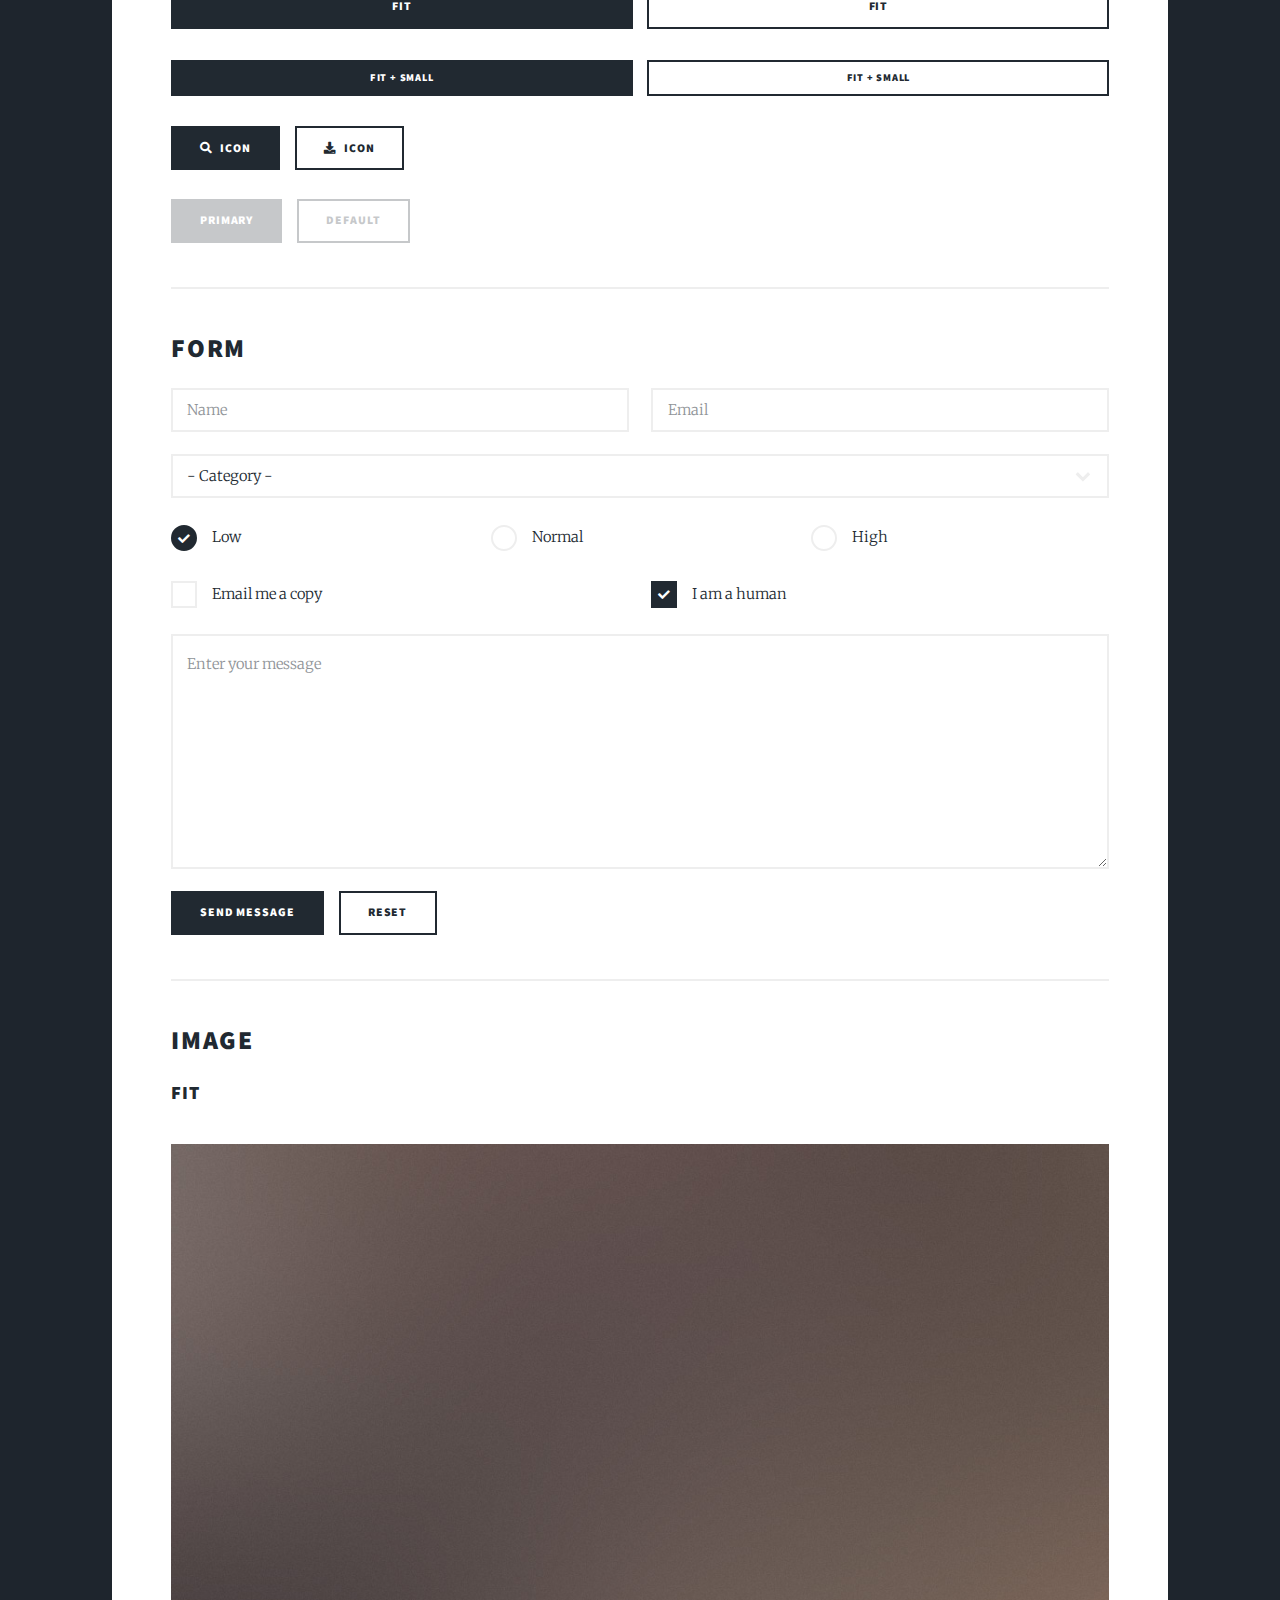
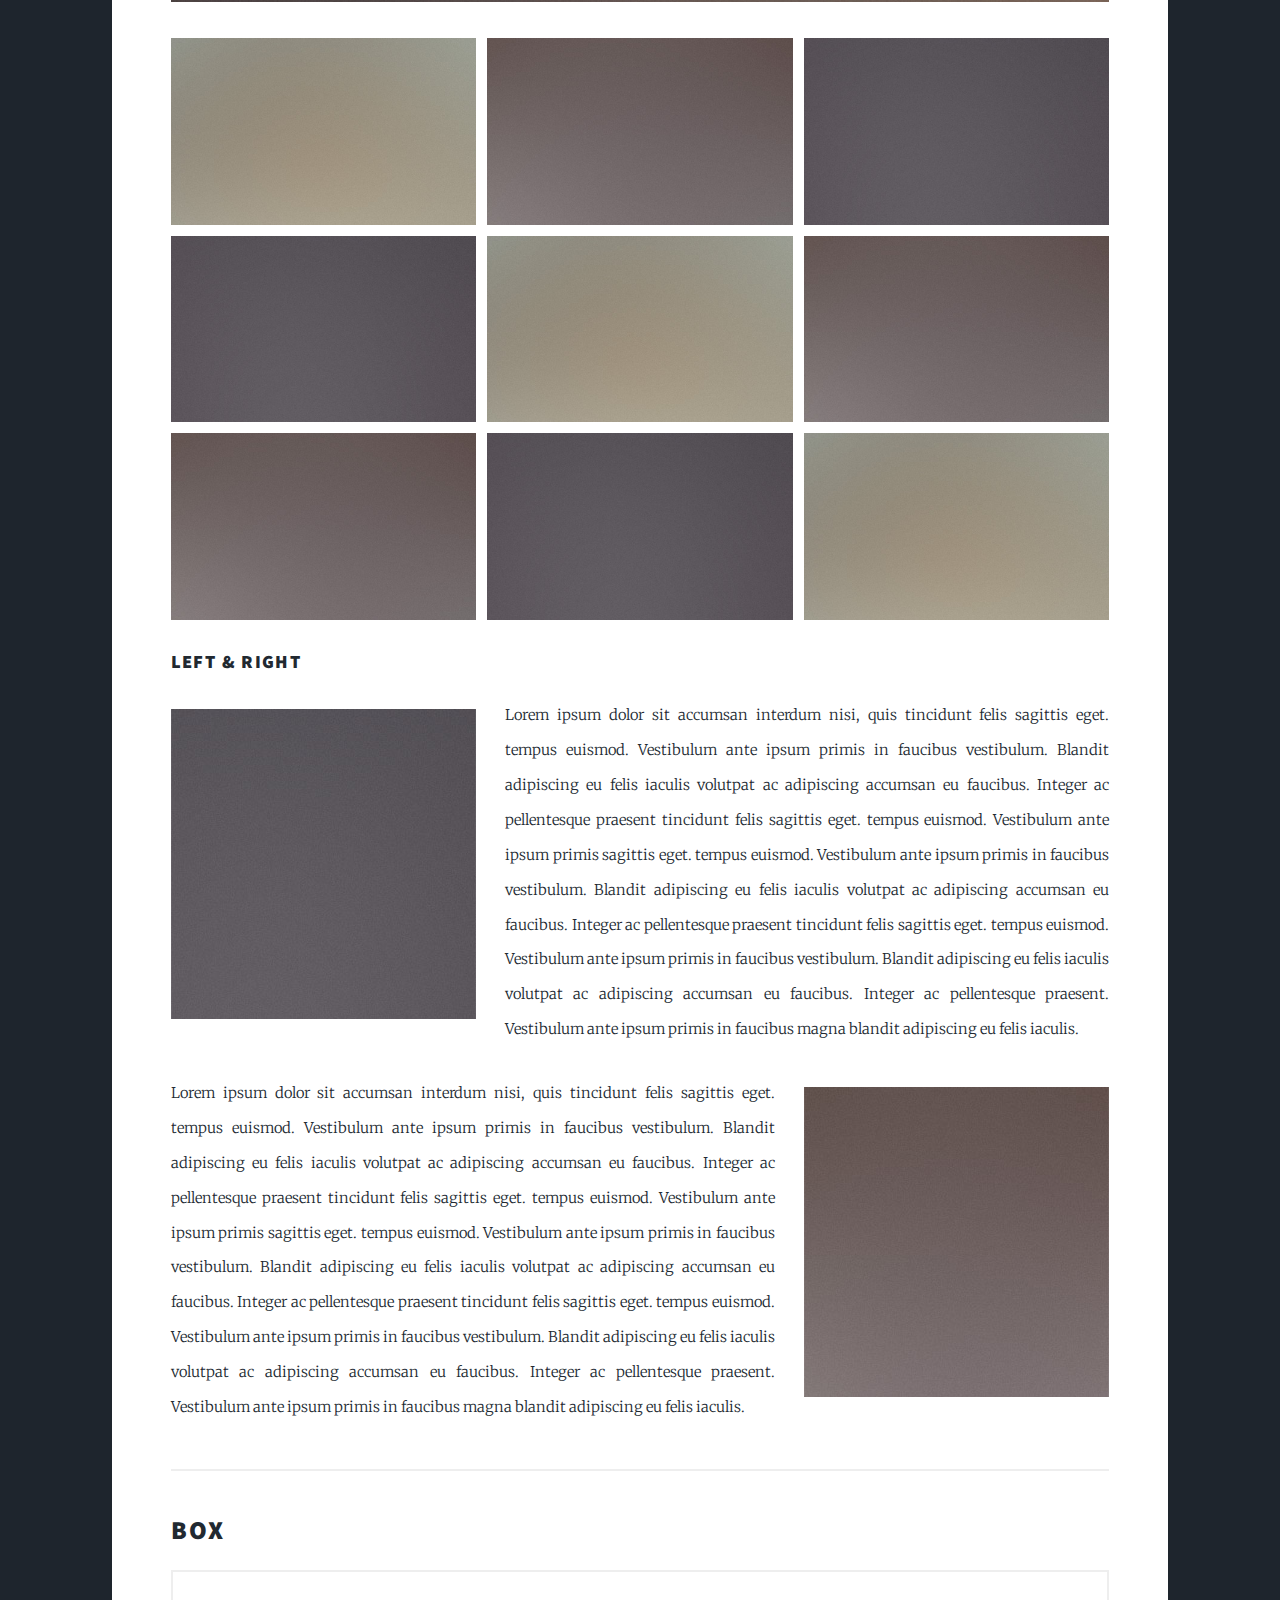
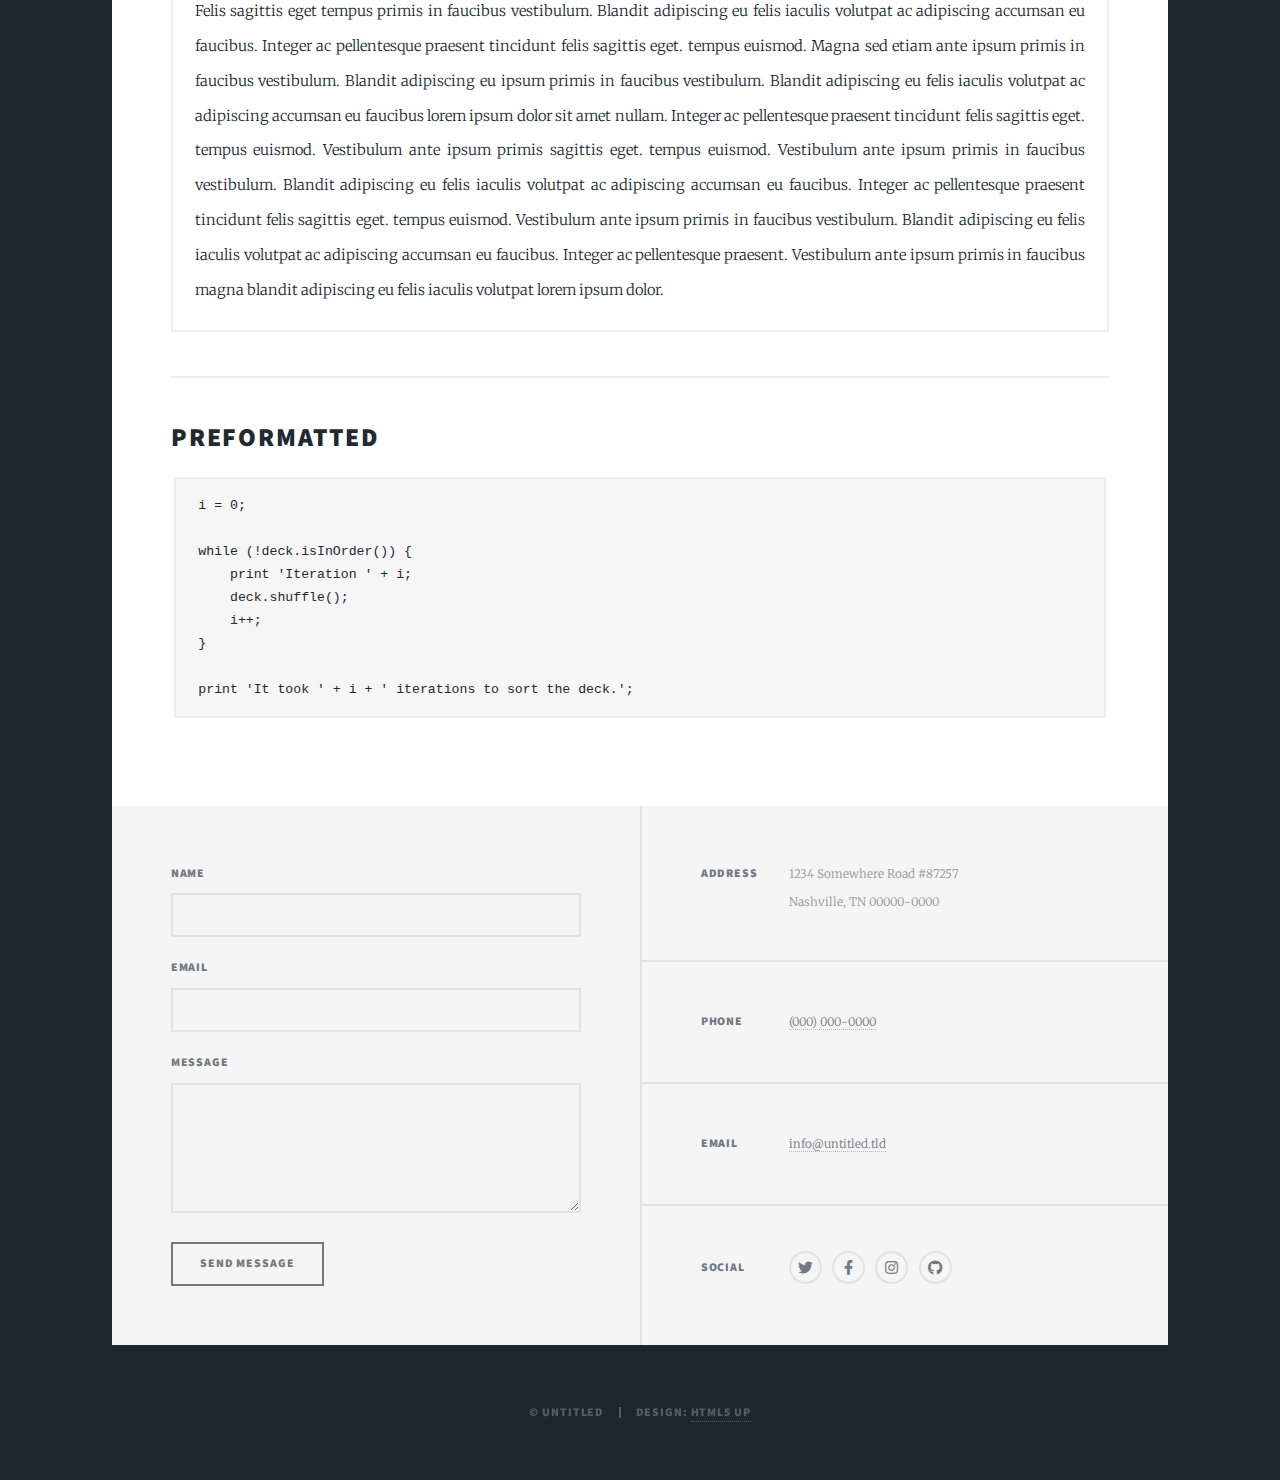
<file: ref.html>
<!DOCTYPE HTML>
<!--
	Massively by HTML5 UP
	html5up.net | @ajlkn
	Free for personal and commercial use under the CCA 3.0 license (html5up.net/license)
-->
<html>
	<head>
		<title>Elements Reference - Massively by HTML5 UP</title>
		<meta charset="utf-8" />
		<meta name="viewport" content="width=device-width, initial-scale=1, user-scalable=no" />
		<link rel="stylesheet" href="assets/css/main.css" />
		<noscript><link rel="stylesheet" href="assets/css/noscript.css" /></noscript>
	</head>
	<body class="is-preload">

		<!-- Wrapper -->
			<div id="wrapper">

				<!-- Header -->
					<header id="header">
						<a href="index.html" class="logo">Massively</a>
					</header>

				<!-- Nav -->
					<nav id="nav">
						<ul class="links">
							<li><a href="index.html">This is Massively</a></li>
							<li><a href="generic.html">Generic Page</a></li>
							<li class="active"><a href="elements.html">Elements Reference</a></li>
						</ul>
						<ul class="icons">
							<li><a href="#" class="icon brands fa-twitter"><span class="label">Twitter</span></a></li>
							<li><a href="#" class="icon brands fa-facebook-f"><span class="label">Facebook</span></a></li>
							<li><a href="#" class="icon brands fa-instagram"><span class="label">Instagram</span></a></li>
							<li><a href="#" class="icon brands fa-github"><span class="label">GitHub</span></a></li>
						</ul>
					</nav>

				<!-- Main -->
					<div id="main">

						<!-- Post -->
							<section class="post">
								<header class="major">
									<h1>Elements<br />
									Reference</h1>
								</header>

								<!-- Text stuff -->
									<h2>Text</h2>
									<p>This is <b>bold</b> and this is <strong>strong</strong>. This is <i>italic</i> and this is <em>emphasized</em>.
									This is <sup>superscript</sup> text and this is <sub>subscript</sub> text.
									This is <u>underlined</u> and this is code: <code>for (;;) { ... }</code>.
									Finally, this is a <a href="#">link</a>.</p>
									<hr />
									<h2>Heading Level 2</h2>
									<h3>Heading Level 3</h3>
									<h4>Heading Level 4</h4>
									<h5>Heading Level 5</h5>
									<h6>Heading Level 6</h6>
									<hr />
									<header>
										<h2>Heading with a Subtitle</h2>
										<p>Lorem ipsum dolor sit amet nullam id egestas urna aliquam</p>
									</header>
									<p>Nunc lacinia ante nunc ac lobortis. Interdum adipiscing gravida odio porttitor sem non mi integer non faucibus ornare mi ut ante amet placerat aliquet. Volutpat eu sed ante lacinia sapien lorem accumsan varius montes viverra nibh in adipiscing blandit tempus accumsan.</p>
									<header>
										<h3>Heading with a Subtitle</h3>
										<p>Lorem ipsum dolor sit amet nullam id egestas urna aliquam</p>
									</header>
									<p>Nunc lacinia ante nunc ac lobortis. Interdum adipiscing gravida odio porttitor sem non mi integer non faucibus ornare mi ut ante amet placerat aliquet. Volutpat eu sed ante lacinia sapien lorem accumsan varius montes viverra nibh in adipiscing blandit tempus accumsan.</p>
									<header>
										<h4>Heading with a Subtitle</h4>
										<p>Lorem ipsum dolor sit amet nullam id egestas urna aliquam</p>
									</header>
									<p>Nunc lacinia ante nunc ac lobortis. Interdum adipiscing gravida odio porttitor sem non mi integer non faucibus ornare mi ut ante amet placerat aliquet. Volutpat eu sed ante lacinia sapien lorem accumsan varius montes viverra nibh in adipiscing blandit tempus accumsan.</p>

									<hr />

								<!-- Lists -->
									<h2>Lists</h2>
									<div class="row">
										<div class="col-6 col-12-small">

											<h3>Unordered</h3>
											<ul>
												<li>Dolor pulvinar etiam.</li>
												<li>Sagittis lorem eleifend.</li>
												<li>Felis feugiat dolore viverra.</li>
												<li>Dolor pulvinar etiam.</li>
											</ul>

											<h3>Alternate</h3>
											<ul class="alt">
												<li>Dolor pulvinar etiam etiam.</li>
												<li>Sagittis adipiscing eleifend.</li>
												<li>Felis enim dolore viverra.</li>
												<li>Dolor pulvinar etiam etiam.</li>
											</ul>

										</div>
										<div class="col-6 col-12-small">

											<h3>Ordered</h3>
											<ol>
												<li>Dolor pulvinar etiam.</li>
												<li>Etiam vel felis at viverra.</li>
												<li>Felis enim feugiat magna.</li>
												<li>Etiam vel felis nullam.</li>
												<li>Felis enim et tempus.</li>
											</ol>

											<h3>Icons</h3>
											<ul class="icons">
												<li><a href="#" class="icon brands fa-twitter"><span class="label">Twitter</span></a></li>
												<li><a href="#" class="icon brands fa-facebook-f"><span class="label">Facebook</span></a></li>
												<li><a href="#" class="icon brands fa-instagram"><span class="label">Instagram</span></a></li>
												<li><a href="#" class="icon brands fa-github"><span class="label">Github</span></a></li>
												<li><a href="#" class="icon brands fa-dribbble"><span class="label">Dribbble</span></a></li>
											</ul>
											<ul class="icons alt">
												<li><a href="#" class="icon brands alt fa-twitter"><span class="label">Twitter</span></a></li>
												<li><a href="#" class="icon brands alt fa-facebook-f"><span class="label">Facebook</span></a></li>
												<li><a href="#" class="icon brands alt fa-instagram"><span class="label">Instagram</span></a></li>
												<li><a href="#" class="icon brands alt fa-github"><span class="label">Github</span></a></li>
												<li><a href="#" class="icon brands alt fa-dribbble"><span class="label">Dribbble</span></a></li>
											</ul>

										</div>
									</div>
									<h3>Definition</h3>
									<dl>
										<dt>Item 1</dt>
										<dd>
											<p>Lorem ipsum dolor vestibulum ante ipsum primis in faucibus vestibulum. Blandit adipiscing eu felis iaculis volutpat ac adipiscing accumsan eu faucibus. Integer ac pellentesque praesent.</p>
										</dd>
										<dt>Item 2</dt>
										<dd>
											<p>Lorem ipsum dolor vestibulum ante ipsum primis in faucibus vestibulum. Blandit adipiscing eu felis iaculis volutpat ac adipiscing accumsan eu faucibus. Integer ac pellentesque praesent.</p>
										</dd>
										<dt>Item 3</dt>
										<dd>
											<p>Lorem ipsum dolor vestibulum ante ipsum primis in faucibus vestibulum. Blandit adipiscing eu felis iaculis volutpat ac adipiscing accumsan eu faucibus. Integer ac pellentesque praesent.</p>
										</dd>
									</dl>

									<h3>Actions</h3>
									<ul class="actions">
										<li><a href="#" class="button primary">Primary</a></li>
										<li><a href="#" class="button">Default</a></li>
									</ul>
									<ul class="actions small">
										<li><a href="#" class="button primary small">Small</a></li>
										<li><a href="#" class="button small">Small</a></li>
									</ul>
									<div class="row">
										<div class="col-6 col-12-small">
											<ul class="actions stacked">
												<li><a href="#" class="button primary">Default</a></li>
												<li><a href="#" class="button">Default</a></li>
											</ul>
										</div>
										<div class="col-6 col-12-small">
											<ul class="actions stacked">
												<li><a href="#" class="button primary small">Small</a></li>
												<li><a href="#" class="button small">Small</a></li>
											</ul>
										</div>
									</div>
									<div class="row">
										<div class="col-6 col-12-small">
											<ul class="actions stacked">
												<li><a href="#" class="button primary fit">Default</a></li>
												<li><a href="#" class="button fit">Default</a></li>
											</ul>
										</div>
										<div class="col-6 col-12-small">
											<ul class="actions stacked">
												<li><a href="#" class="button primary small fit">Small</a></li>
												<li><a href="#" class="button small fit">Small</a></li>
											</ul>
										</div>
									</div>

									<hr />

								<!-- Blockquote -->
									<h2>Blockquote</h2>
									<blockquote>Fringilla nisl. Donec accumsan interdum nisi, quis tincidunt felis sagittis eget tempus euismod. Vestibulum ante ipsum primis in faucibus vestibulum. Blandit adipiscing eu felis iaculis volutpat ac adipiscing accumsan faucibus. Vestibulum ante ipsum primis in faucibus vestibulum. Blandit adipiscing eu felis.</blockquote>

									<hr />

								<!-- Table -->
									<h2>Table</h2>

									<h3>Default</h3>
									<div class="table-wrapper">
										<table>
											<thead>
												<tr>
													<th>Name</th>
													<th>Description</th>
													<th>Price</th>
												</tr>
											</thead>
											<tbody>
												<tr>
													<td>Item 1</td>
													<td>Ante turpis integer aliquet porttitor.</td>
													<td>29.99</td>
												</tr>
												<tr>
													<td>Item 2</td>
													<td>Vis ac commodo adipiscing arcu aliquet.</td>
													<td>19.99</td>
												</tr>
												<tr>
													<td>Item 3</td>
													<td> Morbi faucibus arcu accumsan lorem.</td>
													<td>29.99</td>
												</tr>
												<tr>
													<td>Item 4</td>
													<td>Vitae integer tempus condimentum.</td>
													<td>19.99</td>
												</tr>
												<tr>
													<td>Item 5</td>
													<td>Ante turpis integer aliquet porttitor.</td>
													<td>29.99</td>
												</tr>
											</tbody>
											<tfoot>
												<tr>
													<td colspan="2"></td>
													<td>100.00</td>
												</tr>
											</tfoot>
										</table>
									</div>

									<h3>Alternate</h3>
									<div class="table-wrapper">
										<table class="alt">
											<thead>
												<tr>
													<th>Name</th>
													<th>Description</th>
													<th>Price</th>
												</tr>
											</thead>
											<tbody>
												<tr>
													<td>Item 1</td>
													<td>Ante turpis integer aliquet porttitor.</td>
													<td>29.99</td>
												</tr>
												<tr>
													<td>Item 2</td>
													<td>Vis ac commodo adipiscing arcu aliquet.</td>
													<td>19.99</td>
												</tr>
												<tr>
													<td>Item 3</td>
													<td> Morbi faucibus arcu accumsan lorem.</td>
													<td>29.99</td>
												</tr>
												<tr>
													<td>Item 4</td>
													<td>Vitae integer tempus condimentum.</td>
													<td>19.99</td>
												</tr>
												<tr>
													<td>Item 5</td>
													<td>Ante turpis integer aliquet porttitor.</td>
													<td>29.99</td>
												</tr>
											</tbody>
											<tfoot>
												<tr>
													<td colspan="2"></td>
													<td>100.00</td>
												</tr>
											</tfoot>
										</table>
									</div>

									<hr />

								<!-- Buttons -->
									<h2>Buttons</h2>
									<ul class="actions">
										<li><a href="#" class="button primary">Primary</a></li>
										<li><a href="#" class="button">Default</a></li>
									</ul>
									<ul class="actions">
										<li><a href="#" class="button primary large">Large</a></li>
										<li><a href="#" class="button">Default</a></li>
										<li><a href="#" class="button small">Small</a></li>
									</ul>
									<ul class="actions fit">
										<li><a href="#" class="button primary fit">Fit</a></li>
										<li><a href="#" class="button fit">Fit</a></li>
									</ul>
									<ul class="actions fit small">
										<li><a href="#" class="button primary fit small">Fit + Small</a></li>
										<li><a href="#" class="button fit small">Fit + Small</a></li>
									</ul>
									<ul class="actions">
										<li><a href="#" class="button primary icon solid fa-search">Icon</a></li>
										<li><a href="#" class="button icon solid fa-download">Icon</a></li>
									</ul>
									<ul class="actions">
										<li><span class="button primary disabled">Primary</span></li>
										<li><span class="button disabled">Default</span></li>
									</ul>

									<hr />

								<!-- Form -->
									<h2>Form</h2>

									<form method="post" action="#">
										<div class="row gtr-uniform">
											<div class="col-6 col-12-xsmall">
												<input type="text" name="demo-name" id="demo-name" value="" placeholder="Name" />
											</div>
											<div class="col-6 col-12-xsmall">
												<input type="email" name="demo-email" id="demo-email" value="" placeholder="Email" />
											</div>
											<!-- Break -->
											<div class="col-12">
												<select name="demo-category" id="demo-category">
													<option value="">- Category -</option>
													<option value="1">Manufacturing</option>
													<option value="1">Shipping</option>
													<option value="1">Administration</option>
													<option value="1">Human Resources</option>
												</select>
											</div>
											<!-- Break -->
											<div class="col-4 col-12-small">
												<input type="radio" id="demo-priority-low" name="demo-priority" checked>
												<label for="demo-priority-low">Low</label>
											</div>
											<div class="col-4 col-12-small">
												<input type="radio" id="demo-priority-normal" name="demo-priority">
												<label for="demo-priority-normal">Normal</label>
											</div>
											<div class="col-4 col-12-small">
												<input type="radio" id="demo-priority-high" name="demo-priority">
												<label for="demo-priority-high">High</label>
											</div>
											<!-- Break -->
											<div class="col-6 col-12-small">
												<input type="checkbox" id="demo-copy" name="demo-copy">
												<label for="demo-copy">Email me a copy</label>
											</div>
											<div class="col-6 col-12-small">
												<input type="checkbox" id="demo-human" name="demo-human" checked>
												<label for="demo-human">I am a human</label>
											</div>
											<!-- Break -->
											<div class="col-12">
												<textarea name="demo-message" id="demo-message" placeholder="Enter your message" rows="6"></textarea>
											</div>
											<!-- Break -->
											<div class="col-12">
												<ul class="actions">
													<li><input type="submit" value="Send Message" class="primary" /></li>
													<li><input type="reset" value="Reset" /></li>
												</ul>
											</div>
										</div>
									</form>

									<hr />

								<!-- Image -->
									<h2>Image</h2>

									<h3>Fit</h3>
									<span class="image fit"><img src="images/pic01.jpg" alt="" /></span>
									<div class="box alt">
										<div class="row gtr-50 gtr-uniform">
											<div class="col-4"><span class="image fit"><img src="images/pic02.jpg" alt="" /></span></div>
											<div class="col-4"><span class="image fit"><img src="images/pic03.jpg" alt="" /></span></div>
											<div class="col-4"><span class="image fit"><img src="images/pic04.jpg" alt="" /></span></div>
											<!-- Break -->
											<div class="col-4"><span class="image fit"><img src="images/pic04.jpg" alt="" /></span></div>
											<div class="col-4"><span class="image fit"><img src="images/pic02.jpg" alt="" /></span></div>
											<div class="col-4"><span class="image fit"><img src="images/pic03.jpg" alt="" /></span></div>
											<!-- Break -->
											<div class="col-4"><span class="image fit"><img src="images/pic03.jpg" alt="" /></span></div>
											<div class="col-4"><span class="image fit"><img src="images/pic04.jpg" alt="" /></span></div>
											<div class="col-4"><span class="image fit"><img src="images/pic02.jpg" alt="" /></span></div>
										</div>
									</div>

									<h3>Left &amp; Right</h3>
									<p><span class="image left"><img src="images/pic08.jpg" alt="" /></span>Lorem ipsum dolor sit accumsan interdum nisi, quis tincidunt felis sagittis eget. tempus euismod. Vestibulum ante ipsum primis in faucibus vestibulum. Blandit adipiscing eu felis iaculis volutpat ac adipiscing accumsan eu faucibus. Integer ac pellentesque praesent tincidunt felis sagittis eget. tempus euismod. Vestibulum ante ipsum primis sagittis eget. tempus euismod. Vestibulum ante ipsum primis in faucibus vestibulum. Blandit adipiscing eu felis iaculis volutpat ac adipiscing accumsan eu faucibus. Integer ac pellentesque praesent tincidunt felis sagittis eget. tempus euismod. Vestibulum ante ipsum primis in faucibus vestibulum. Blandit adipiscing eu felis iaculis volutpat ac adipiscing accumsan eu faucibus. Integer ac pellentesque praesent. Vestibulum ante ipsum primis in faucibus magna blandit adipiscing eu felis iaculis.</p>
									<p><span class="image right"><img src="images/pic09.jpg" alt="" /></span>Lorem ipsum dolor sit accumsan interdum nisi, quis tincidunt felis sagittis eget. tempus euismod. Vestibulum ante ipsum primis in faucibus vestibulum. Blandit adipiscing eu felis iaculis volutpat ac adipiscing accumsan eu faucibus. Integer ac pellentesque praesent tincidunt felis sagittis eget. tempus euismod. Vestibulum ante ipsum primis sagittis eget. tempus euismod. Vestibulum ante ipsum primis in faucibus vestibulum. Blandit adipiscing eu felis iaculis volutpat ac adipiscing accumsan eu faucibus. Integer ac pellentesque praesent tincidunt felis sagittis eget. tempus euismod. Vestibulum ante ipsum primis in faucibus vestibulum. Blandit adipiscing eu felis iaculis volutpat ac adipiscing accumsan eu faucibus. Integer ac pellentesque praesent. Vestibulum ante ipsum primis in faucibus magna blandit adipiscing eu felis iaculis.</p>

									<hr />

								<!-- Box -->
									<h2>Box</h2>
									<div class="box">
										<p>Felis sagittis eget tempus primis in faucibus vestibulum. Blandit adipiscing eu felis iaculis volutpat ac adipiscing accumsan eu faucibus. Integer ac pellentesque praesent tincidunt felis sagittis eget. tempus euismod. Magna sed etiam ante ipsum primis in faucibus vestibulum. Blandit adipiscing eu ipsum primis in faucibus vestibulum. Blandit adipiscing eu felis iaculis volutpat ac adipiscing accumsan eu faucibus lorem ipsum dolor sit amet nullam. Integer ac pellentesque praesent tincidunt felis sagittis eget. tempus euismod. Vestibulum ante ipsum primis sagittis eget. tempus euismod. Vestibulum ante ipsum primis in faucibus vestibulum. Blandit adipiscing eu felis iaculis volutpat ac adipiscing accumsan eu faucibus. Integer ac pellentesque praesent tincidunt felis sagittis eget. tempus euismod. Vestibulum ante ipsum primis in faucibus vestibulum. Blandit adipiscing eu felis iaculis volutpat ac adipiscing accumsan eu faucibus. Integer ac pellentesque praesent. Vestibulum ante ipsum primis in faucibus magna blandit adipiscing eu felis iaculis volutpat lorem ipsum dolor.</p>
									</div>

									<hr />

								<!-- Preformatted Code -->
									<h2>Preformatted</h2>
									<pre><code>i = 0;

while (!deck.isInOrder()) {
    print 'Iteration ' + i;
    deck.shuffle();
    i++;
}

print 'It took ' + i + ' iterations to sort the deck.';
</code></pre>

							</section>

					</div>

				<!-- Footer -->
					<footer id="footer">
						<section>
							<form method="post" action="#">
								<div class="fields">
									<div class="field">
										<label for="name">Name</label>
										<input type="text" name="name" id="name" />
									</div>
									<div class="field">
										<label for="email">Email</label>
										<input type="text" name="email" id="email" />
									</div>
									<div class="field">
										<label for="message">Message</label>
										<textarea name="message" id="message" rows="3"></textarea>
									</div>
								</div>
								<ul class="actions">
									<li><input type="submit" value="Send Message" /></li>
								</ul>
							</form>
						</section>
						<section class="split contact">
							<section class="alt">
								<h3>Address</h3>
								<p>1234 Somewhere Road #87257<br />
								Nashville, TN 00000-0000</p>
							</section>
							<section>
								<h3>Phone</h3>
								<p><a href="#">(000) 000-0000</a></p>
							</section>
							<section>
								<h3>Email</h3>
								<p><a href="#">info@untitled.tld</a></p>
							</section>
							<section>
								<h3>Social</h3>
								<ul class="icons alt">
									<li><a href="#" class="icon brands alt fa-twitter"><span class="label">Twitter</span></a></li>
									<li><a href="#" class="icon brands alt fa-facebook-f"><span class="label">Facebook</span></a></li>
									<li><a href="#" class="icon brands alt fa-instagram"><span class="label">Instagram</span></a></li>
									<li><a href="#" class="icon brands alt fa-github"><span class="label">GitHub</span></a></li>
								</ul>
							</section>
						</section>
					</footer>

				<!-- Copyright -->
					<div id="copyright">
						<ul><li>&copy; Untitled</li><li>Design: <a href="https://html5up.net">HTML5 UP</a></li></ul>
					</div>

			</div>

		<!-- Scripts -->
			<script src="assets/js/jquery.min.js"></script>
			<script src="assets/js/jquery.scrollex.min.js"></script>
			<script src="assets/js/jquery.scrolly.min.js"></script>
			<script src="assets/js/browser.min.js"></script>
			<script src="assets/js/breakpoints.min.js"></script>
			<script src="assets/js/util.js"></script>
			<script src="assets/js/main.js"></script>

	</body>
</html>
</file>
<file: assets/css/main.css>
@import url(fontawesome-all.min.css);
@import url("https://fonts.googleapis.com/css?family=Merriweather:300,700,300italic,700italic|Source+Sans+Pro:900");

/*
	Massively by HTML5 UP
	html5up.net | @ajlkn
	Free for personal and commercial use under the CCA 3.0 license (html5up.net/license)
*/

html, body, div, span, applet, object,
iframe, h1, h2, h3, h4, h5, h6, p, blockquote,
pre, a, abbr, acronym, address, big, cite,
code, del, dfn, em, img, ins, kbd, q, s, samp,
small, strike, strong, sub, sup, tt, var, b,
u, i, center, dl, dt, dd, ol, ul, li, fieldset,
form, label, legend, table, caption, tbody,
tfoot, thead, tr, th, td, article, aside,
canvas, details, embed, figure, figcaption,
footer, header, hgroup, menu, nav, output, ruby,
section, summary, time, mark, audio, video {
	margin: 0;
	padding: 0;
	border: 0;
	font-size: 100%;
	font: inherit;
	vertical-align: baseline;}

article, aside, details, figcaption, figure,
footer, header, hgroup, menu, nav, section {
	display: block;}

body {
	line-height: 1;
}

ol, ul {
	list-style: none;
}

blockquote, q {
	quotes: none;
}

	blockquote:before, blockquote:after, q:before, q:after {
		content: '';
		content: none;
	}

table {
	border-collapse: collapse;
	border-spacing: 0;
}

body {
	-webkit-text-size-adjust: none;
}

mark {
	background-color: transparent;
	color: inherit;
}

input::-moz-focus-inner {
	border: 0;
	padding: 0;
}

input, select, textarea {
	-moz-appearance: none;
	-webkit-appearance: none;
	-ms-appearance: none;
	appearance: none;
}

/* Basic */

	@-ms-viewport {
		width: device-width;
	}

	body {
		-ms-overflow-style: scrollbar;
	}

	@media screen and (max-width: 480px) {

		html, body {
			min-width: 320px;
		}

	}

	html {
		box-sizing: border-box;
	}

	*, *:before, *:after {
		box-sizing: inherit;
	}

	body {
		background-color: #1e252d;
	}

		body.is-preload *, body.is-preload *:before, body.is-preload *:after {
			-moz-animation: none !important;
			-webkit-animation: none !important;
			-ms-animation: none !important;
			animation: none !important;
			-moz-transition: none !important;
			-webkit-transition: none !important;
			-ms-transition: none !important;
			transition: none !important;
		}

/* Type */

	html {
		font-size: 16pt;
	}

		@media screen and (max-width: 1680px) {

			html {
				font-size: 12pt;
			}

		}

		@media screen and (max-width: 1280px) {

			html {
				font-size: 11pt;
			}

		}

		@media screen and (max-width: 360px) {

			html {
				font-size: 10pt;
			}

		}

	body {
		color: #212931;
	}

	body, input, select, textarea {
		font-family: "Merriweather", Georgia, serif;
		font-weight: 300;
		font-size: 1rem;
		line-height: 2.375;
	}

	a {
		-moz-transition: color 0.2s ease-in-out, background-color 0.2s ease-in-out, border-color 0.2s ease-in-out, box-shadow 0.2s ease-in-out;
		-webkit-transition: color 0.2s ease-in-out, background-color 0.2s ease-in-out, border-color 0.2s ease-in-out, box-shadow 0.2s ease-in-out;
		-ms-transition: color 0.2s ease-in-out, background-color 0.2s ease-in-out, border-color 0.2s ease-in-out, box-shadow 0.2s ease-in-out;
		transition: color 0.2s ease-in-out, background-color 0.2s ease-in-out, border-color 0.2s ease-in-out, box-shadow 0.2s ease-in-out;
		border-bottom: dotted 1px;
		text-decoration: none;
	}

		a:hover {
			border-bottom-color: transparent;
		}

	strong, b {
		font-weight: 600;
	}

	em, i {
		font-style: italic;
	}

	p {
		text-align: justify;
		margin: 0 0 2rem 0;
	}

	h1, h2, h3, h4, h5, h6 {
		font-family: "Source Sans Pro", Helvetica, sans-serif;
		font-weight: 900;
		line-height: 1.5;
		letter-spacing: 0.075em;
		text-transform: uppercase;
		margin: 0 0 1rem 0;
	}

		h1 a, h2 a, h3 a, h4 a, h5 a, h6 a {
			border-bottom: 0;
			color: inherit;
			text-decoration: none;
		}

	h1 {
		font-size: 4rem;
		line-height: 1.1;
		margin: 0 0 2rem 0;
	}

	h2 {
		font-size: 1.75rem;
		line-height: 1.3;
		margin: 0 0 1.5rem 0;
	}

	h3 {
		font-size: 1.25rem;
		margin: 0 0 1.5rem 0;
	}

	h4 {
		font-size: 1rem;
	}

	h5 {
		font-size: 0.9rem;
	}

	h6 {
		font-size: 0.8rem;
	}

	sub {
		font-size: 0.8rem;
		position: relative;
		top: 0.5rem;
	}

	sup {
		font-size: 0.8rem;
		position: relative;
		top: -0.5rem;
	}

	blockquote {
		border-left: solid 4px;
		font-style: italic;
		margin: 0 0 2rem 0;
		padding: 0.5rem 0 0.5rem 2rem;
	}

	code {
		border: solid 2px;
		font-family: "Courier New", monospace;
		font-size: 0.9rem;
		margin: 0 0.25rem;
		padding: 0.25rem 0.65rem;
	}

	pre {
		-webkit-overflow-scrolling: touch;
		font-family: "Courier New", monospace;
		font-size: 0.9rem;
		margin: 0 0 2rem 0;
	}

		pre code {
			display: block;
			line-height: 1.75;
			padding: 1rem 1.5rem;
			overflow-x: auto;
		}

	hr {
		border: 0;
		border-bottom: solid 2px;
		margin: 3rem 0;
	}

		hr.major {
			margin: 5rem 0;
		}

	.align-left {
		text-align: left;
	}

	.align-center {
		text-align: center;
	}

	.align-right {
		text-align: right;
	}

	input, select, textarea {
		color: #212931;
	}

	a {
		color: #212931;
		border-bottom-color: rgba(33, 41, 49, 0.5);
	}

		a:hover {
			border-bottom-color: transparent;
			color: #18bfef !important;
		}

	strong, b {
		color: #212931;
	}

	h1, h2, h3, h4, h5, h6 {
		color: #212931;
	}

	blockquote {
		border-left-color: #eeeeee;
	}

	code {
		background: rgba(220, 220, 220, 0.25);
		border-color: #eeeeee;
	}

	hr {
		border-bottom-color: #eeeeee;
	}

/* Row */

	.row {
		display: flex;
		flex-wrap: wrap;
		box-sizing: border-box;
		align-items: stretch;
	}

		.row > * {
			box-sizing: border-box;
		}

		.row.gtr-uniform > * > :last-child {
			margin-bottom: 0;
		}

		.row.aln-left {
			justify-content: flex-start;
		}

		.row.aln-center {
			justify-content: center;
		}

		.row.aln-right {
			justify-content: flex-end;
		}

		.row.aln-top {
			align-items: flex-start;
		}

		.row.aln-middle {
			align-items: center;
		}

		.row.aln-bottom {
			align-items: flex-end;
		}

		.row > .imp {
			order: -1;
		}

		.row > .col-1 {
			width: 8.33333%;
		}

		.row > .off-1 {
			margin-left: 8.33333%;
		}

		.row > .col-2 {
			width: 16.66667%;
		}

		.row > .off-2 {
			margin-left: 16.66667%;
		}

		.row > .col-3 {
			width: 25%;
		}

		.row > .off-3 {
			margin-left: 25%;
		}

		.row > .col-4 {
			width: 33.33333%;
		}

		.row > .off-4 {
			margin-left: 33.33333%;
		}

		.row > .col-5 {
			width: 41.66667%;
		}

		.row > .off-5 {
			margin-left: 41.66667%;
		}

		.row > .col-6 {
			width: 50%;
		}

		.row > .off-6 {
			margin-left: 50%;
		}

		.row > .col-7 {
			width: 58.33333%;
		}

		.row > .off-7 {
			margin-left: 58.33333%;
		}

		.row > .col-8 {
			width: 66.66667%;
		}

		.row > .off-8 {
			margin-left: 66.66667%;
		}

		.row > .col-9 {
			width: 75%;
		}

		.row > .off-9 {
			margin-left: 75%;
		}

		.row > .col-10 {
			width: 83.33333%;
		}

		.row > .off-10 {
			margin-left: 83.33333%;
		}

		.row > .col-11 {
			width: 91.66667%;
		}

		.row > .off-11 {
			margin-left: 91.66667%;
		}

		.row > .col-12 {
			width: 100%;
		}

		.row > .off-12 {
			margin-left: 100%;
		}

		.row.gtr-0 {
			margin-top: 0;
			margin-left: 0rem;
		}

			.row.gtr-0 > * {
				padding: 0 0 0 0rem;
			}

			.row.gtr-0.gtr-uniform {
				margin-top: 0rem;
			}

				.row.gtr-0.gtr-uniform > * {
					padding-top: 0rem;
				}

		.row.gtr-25 {
			margin-top: 0;
			margin-left: -0.375rem;
		}

			.row.gtr-25 > * {
				padding: 0 0 0 0.375rem;
			}

			.row.gtr-25.gtr-uniform {
				margin-top: -0.375rem;
			}

				.row.gtr-25.gtr-uniform > * {
					padding-top: 0.375rem;
				}

		.row.gtr-50 {
			margin-top: 0;
			margin-left: -0.75rem;
		}

			.row.gtr-50 > * {
				padding: 0 0 0 0.75rem;
			}

			.row.gtr-50.gtr-uniform {
				margin-top: -0.75rem;
			}

				.row.gtr-50.gtr-uniform > * {
					padding-top: 0.75rem;
				}

		.row {
			margin-top: 0;
			margin-left: -1.5rem;
		}

			.row > * {
				padding: 0 0 0 1.5rem;
			}

			.row.gtr-uniform {
				margin-top: -1.5rem;
			}

				.row.gtr-uniform > * {
					padding-top: 1.5rem;
				}

		.row.gtr-150 {
			margin-top: 0;
			margin-left: -2.25rem;
		}

			.row.gtr-150 > * {
				padding: 0 0 0 2.25rem;
			}

			.row.gtr-150.gtr-uniform {
				margin-top: -2.25rem;
			}

				.row.gtr-150.gtr-uniform > * {
					padding-top: 2.25rem;
				}

		.row.gtr-200 {
			margin-top: 0;
			margin-left: -3rem;
		}

			.row.gtr-200 > * {
				padding: 0 0 0 3rem;
			}

			.row.gtr-200.gtr-uniform {
				margin-top: -3rem;
			}

				.row.gtr-200.gtr-uniform > * {
					padding-top: 3rem;
				}

		@media screen and (max-width: 1680px) {

			.row {
				display: flex;
				flex-wrap: wrap;
				box-sizing: border-box;
				align-items: stretch;
			}

				.row > * {
					box-sizing: border-box;
				}

				.row.gtr-uniform > * > :last-child {
					margin-bottom: 0;
				}

				.row.aln-left {
					justify-content: flex-start;
				}

				.row.aln-center {
					justify-content: center;
				}

				.row.aln-right {
					justify-content: flex-end;
				}

				.row.aln-top {
					align-items: flex-start;
				}

				.row.aln-middle {
					align-items: center;
				}

				.row.aln-bottom {
					align-items: flex-end;
				}

				.row > .imp-xlarge {
					order: -1;
				}

				.row > .col-1-xlarge {
					width: 8.33333%;
				}

				.row > .off-1-xlarge {
					margin-left: 8.33333%;
				}

				.row > .col-2-xlarge {
					width: 16.66667%;
				}

				.row > .off-2-xlarge {
					margin-left: 16.66667%;
				}

				.row > .col-3-xlarge {
					width: 25%;
				}

				.row > .off-3-xlarge {
					margin-left: 25%;
				}

				.row > .col-4-xlarge {
					width: 33.33333%;
				}

				.row > .off-4-xlarge {
					margin-left: 33.33333%;
				}

				.row > .col-5-xlarge {
					width: 41.66667%;
				}

				.row > .off-5-xlarge {
					margin-left: 41.66667%;
				}

				.row > .col-6-xlarge {
					width: 50%;
				}

				.row > .off-6-xlarge {
					margin-left: 50%;
				}

				.row > .col-7-xlarge {
					width: 58.33333%;
				}

				.row > .off-7-xlarge {
					margin-left: 58.33333%;
				}

				.row > .col-8-xlarge {
					width: 66.66667%;
				}

				.row > .off-8-xlarge {
					margin-left: 66.66667%;
				}

				.row > .col-9-xlarge {
					width: 75%;
				}

				.row > .off-9-xlarge {
					margin-left: 75%;
				}

				.row > .col-10-xlarge {
					width: 83.33333%;
				}

				.row > .off-10-xlarge {
					margin-left: 83.33333%;
				}

				.row > .col-11-xlarge {
					width: 91.66667%;
				}

				.row > .off-11-xlarge {
					margin-left: 91.66667%;
				}

				.row > .col-12-xlarge {
					width: 100%;
				}

				.row > .off-12-xlarge {
					margin-left: 100%;
				}

				.row.gtr-0 {
					margin-top: 0;
					margin-left: 0rem;
				}

					.row.gtr-0 > * {
						padding: 0 0 0 0rem;
					}

					.row.gtr-0.gtr-uniform {
						margin-top: 0rem;
					}

						.row.gtr-0.gtr-uniform > * {
							padding-top: 0rem;
						}

				.row.gtr-25 {
					margin-top: 0;
					margin-left: -0.375rem;
				}

					.row.gtr-25 > * {
						padding: 0 0 0 0.375rem;
					}

					.row.gtr-25.gtr-uniform {
						margin-top: -0.375rem;
					}

						.row.gtr-25.gtr-uniform > * {
							padding-top: 0.375rem;
						}

				.row.gtr-50 {
					margin-top: 0;
					margin-left: -0.75rem;
				}

					.row.gtr-50 > * {
						padding: 0 0 0 0.75rem;
					}

					.row.gtr-50.gtr-uniform {
						margin-top: -0.75rem;
					}

						.row.gtr-50.gtr-uniform > * {
							padding-top: 0.75rem;
						}

				.row {
					margin-top: 0;
					margin-left: -1.5rem;
				}

					.row > * {
						padding: 0 0 0 1.5rem;
					}

					.row.gtr-uniform {
						margin-top: -1.5rem;
					}

						.row.gtr-uniform > * {
							padding-top: 1.5rem;
						}

				.row.gtr-150 {
					margin-top: 0;
					margin-left: -2.25rem;
				}

					.row.gtr-150 > * {
						padding: 0 0 0 2.25rem;
					}

					.row.gtr-150.gtr-uniform {
						margin-top: -2.25rem;
					}

						.row.gtr-150.gtr-uniform > * {
							padding-top: 2.25rem;
						}

				.row.gtr-200 {
					margin-top: 0;
					margin-left: -3rem;
				}

					.row.gtr-200 > * {
						padding: 0 0 0 3rem;
					}

					.row.gtr-200.gtr-uniform {
						margin-top: -3rem;
					}

						.row.gtr-200.gtr-uniform > * {
							padding-top: 3rem;
						}

		}

		@media screen and (max-width: 1280px) {

			.row {
				display: flex;
				flex-wrap: wrap;
				box-sizing: border-box;
				align-items: stretch;
			}

				.row > * {
					box-sizing: border-box;
				}

				.row.gtr-uniform > * > :last-child {
					margin-bottom: 0;
				}

				.row.aln-left {
					justify-content: flex-start;
				}

				.row.aln-center {
					justify-content: center;
				}

				.row.aln-right {
					justify-content: flex-end;
				}

				.row.aln-top {
					align-items: flex-start;
				}

				.row.aln-middle {
					align-items: center;
				}

				.row.aln-bottom {
					align-items: flex-end;
				}

				.row > .imp-large {
					order: -1;
				}

				.row > .col-1-large {
					width: 8.33333%;
				}

				.row > .off-1-large {
					margin-left: 8.33333%;
				}

				.row > .col-2-large {
					width: 16.66667%;
				}

				.row > .off-2-large {
					margin-left: 16.66667%;
				}

				.row > .col-3-large {
					width: 25%;
				}

				.row > .off-3-large {
					margin-left: 25%;
				}

				.row > .col-4-large {
					width: 33.33333%;
				}

				.row > .off-4-large {
					margin-left: 33.33333%;
				}

				.row > .col-5-large {
					width: 41.66667%;
				}

				.row > .off-5-large {
					margin-left: 41.66667%;
				}

				.row > .col-6-large {
					width: 50%;
				}

				.row > .off-6-large {
					margin-left: 50%;
				}

				.row > .col-7-large {
					width: 58.33333%;
				}

				.row > .off-7-large {
					margin-left: 58.33333%;
				}

				.row > .col-8-large {
					width: 66.66667%;
				}

				.row > .off-8-large {
					margin-left: 66.66667%;
				}

				.row > .col-9-large {
					width: 75%;
				}

				.row > .off-9-large {
					margin-left: 75%;
				}

				.row > .col-10-large {
					width: 83.33333%;
				}

				.row > .off-10-large {
					margin-left: 83.33333%;
				}

				.row > .col-11-large {
					width: 91.66667%;
				}

				.row > .off-11-large {
					margin-left: 91.66667%;
				}

				.row > .col-12-large {
					width: 100%;
				}

				.row > .off-12-large {
					margin-left: 100%;
				}

				.row.gtr-0 {
					margin-top: 0;
					margin-left: 0rem;
				}

					.row.gtr-0 > * {
						padding: 0 0 0 0rem;
					}

					.row.gtr-0.gtr-uniform {
						margin-top: 0rem;
					}

						.row.gtr-0.gtr-uniform > * {
							padding-top: 0rem;
						}

				.row.gtr-25 {
					margin-top: 0;
					margin-left: -0.375rem;
				}

					.row.gtr-25 > * {
						padding: 0 0 0 0.375rem;
					}

					.row.gtr-25.gtr-uniform {
						margin-top: -0.375rem;
					}

						.row.gtr-25.gtr-uniform > * {
							padding-top: 0.375rem;
						}

				.row.gtr-50 {
					margin-top: 0;
					margin-left: -0.75rem;
				}

					.row.gtr-50 > * {
						padding: 0 0 0 0.75rem;
					}

					.row.gtr-50.gtr-uniform {
						margin-top: -0.75rem;
					}

						.row.gtr-50.gtr-uniform > * {
							padding-top: 0.75rem;
						}

				.row {
					margin-top: 0;
					margin-left: -1.5rem;
				}

					.row > * {
						padding: 0 0 0 1.5rem;
					}

					.row.gtr-uniform {
						margin-top: -1.5rem;
					}

						.row.gtr-uniform > * {
							padding-top: 1.5rem;
						}

				.row.gtr-150 {
					margin-top: 0;
					margin-left: -2.25rem;
				}

					.row.gtr-150 > * {
						padding: 0 0 0 2.25rem;
					}

					.row.gtr-150.gtr-uniform {
						margin-top: -2.25rem;
					}

						.row.gtr-150.gtr-uniform > * {
							padding-top: 2.25rem;
						}

				.row.gtr-200 {
					margin-top: 0;
					margin-left: -3rem;
				}

					.row.gtr-200 > * {
						padding: 0 0 0 3rem;
					}

					.row.gtr-200.gtr-uniform {
						margin-top: -3rem;
					}

						.row.gtr-200.gtr-uniform > * {
							padding-top: 3rem;
						}

		}

		@media screen and (max-width: 980px) {

			.row {
				display: flex;
				flex-wrap: wrap;
				box-sizing: border-box;
				align-items: stretch;
			}

				.row > * {
					box-sizing: border-box;
				}

				.row.gtr-uniform > * > :last-child {
					margin-bottom: 0;
				}

				.row.aln-left {
					justify-content: flex-start;
				}

				.row.aln-center {
					justify-content: center;
				}

				.row.aln-right {
					justify-content: flex-end;
				}

				.row.aln-top {
					align-items: flex-start;
				}

				.row.aln-middle {
					align-items: center;
				}

				.row.aln-bottom {
					align-items: flex-end;
				}

				.row > .imp-medium {
					order: -1;
				}

				.row > .col-1-medium {
					width: 8.33333%;
				}

				.row > .off-1-medium {
					margin-left: 8.33333%;
				}

				.row > .col-2-medium {
					width: 16.66667%;
				}

				.row > .off-2-medium {
					margin-left: 16.66667%;
				}

				.row > .col-3-medium {
					width: 25%;
				}

				.row > .off-3-medium {
					margin-left: 25%;
				}

				.row > .col-4-medium {
					width: 33.33333%;
				}

				.row > .off-4-medium {
					margin-left: 33.33333%;
				}

				.row > .col-5-medium {
					width: 41.66667%;
				}

				.row > .off-5-medium {
					margin-left: 41.66667%;
				}

				.row > .col-6-medium {
					width: 50%;
				}

				.row > .off-6-medium {
					margin-left: 50%;
				}

				.row > .col-7-medium {
					width: 58.33333%;
				}

				.row > .off-7-medium {
					margin-left: 58.33333%;
				}

				.row > .col-8-medium {
					width: 66.66667%;
				}

				.row > .off-8-medium {
					margin-left: 66.66667%;
				}

				.row > .col-9-medium {
					width: 75%;
				}

				.row > .off-9-medium {
					margin-left: 75%;
				}

				.row > .col-10-medium {
					width: 83.33333%;
				}

				.row > .off-10-medium {
					margin-left: 83.33333%;
				}

				.row > .col-11-medium {
					width: 91.66667%;
				}

				.row > .off-11-medium {
					margin-left: 91.66667%;
				}

				.row > .col-12-medium {
					width: 100%;
				}

				.row > .off-12-medium {
					margin-left: 100%;
				}

				.row.gtr-0 {
					margin-top: 0;
					margin-left: 0rem;
				}

					.row.gtr-0 > * {
						padding: 0 0 0 0rem;
					}

					.row.gtr-0.gtr-uniform {
						margin-top: 0rem;
					}

						.row.gtr-0.gtr-uniform > * {
							padding-top: 0rem;
						}

				.row.gtr-25 {
					margin-top: 0;
					margin-left: -0.375rem;
				}

					.row.gtr-25 > * {
						padding: 0 0 0 0.375rem;
					}

					.row.gtr-25.gtr-uniform {
						margin-top: -0.375rem;
					}

						.row.gtr-25.gtr-uniform > * {
							padding-top: 0.375rem;
						}

				.row.gtr-50 {
					margin-top: 0;
					margin-left: -0.75rem;
				}

					.row.gtr-50 > * {
						padding: 0 0 0 0.75rem;
					}

					.row.gtr-50.gtr-uniform {
						margin-top: -0.75rem;
					}

						.row.gtr-50.gtr-uniform > * {
							padding-top: 0.75rem;
						}

				.row {
					margin-top: 0;
					margin-left: -1.5rem;
				}

					.row > * {
						padding: 0 0 0 1.5rem;
					}

					.row.gtr-uniform {
						margin-top: -1.5rem;
					}

						.row.gtr-uniform > * {
							padding-top: 1.5rem;
						}

				.row.gtr-150 {
					margin-top: 0;
					margin-left: -2.25rem;
				}

					.row.gtr-150 > * {
						padding: 0 0 0 2.25rem;
					}

					.row.gtr-150.gtr-uniform {
						margin-top: -2.25rem;
					}

						.row.gtr-150.gtr-uniform > * {
							padding-top: 2.25rem;
						}

				.row.gtr-200 {
					margin-top: 0;
					margin-left: -3rem;
				}

					.row.gtr-200 > * {
						padding: 0 0 0 3rem;
					}

					.row.gtr-200.gtr-uniform {
						margin-top: -3rem;
					}

						.row.gtr-200.gtr-uniform > * {
							padding-top: 3rem;
						}

		}

		@media screen and (max-width: 736px) {

			.row {
				display: flex;
				flex-wrap: wrap;
				box-sizing: border-box;
				align-items: stretch;
			}

				.row > * {
					box-sizing: border-box;
				}

				.row.gtr-uniform > * > :last-child {
					margin-bottom: 0;
				}

				.row.aln-left {
					justify-content: flex-start;
				}

				.row.aln-center {
					justify-content: center;
				}

				.row.aln-right {
					justify-content: flex-end;
				}

				.row.aln-top {
					align-items: flex-start;
				}

				.row.aln-middle {
					align-items: center;
				}

				.row.aln-bottom {
					align-items: flex-end;
				}

				.row > .imp-small {
					order: -1;
				}

				.row > .col-1-small {
					width: 8.33333%;
				}

				.row > .off-1-small {
					margin-left: 8.33333%;
				}

				.row > .col-2-small {
					width: 16.66667%;
				}

				.row > .off-2-small {
					margin-left: 16.66667%;
				}

				.row > .col-3-small {
					width: 25%;
				}

				.row > .off-3-small {
					margin-left: 25%;
				}

				.row > .col-4-small {
					width: 33.33333%;
				}

				.row > .off-4-small {
					margin-left: 33.33333%;
				}

				.row > .col-5-small {
					width: 41.66667%;
				}

				.row > .off-5-small {
					margin-left: 41.66667%;
				}

				.row > .col-6-small {
					width: 50%;
				}

				.row > .off-6-small {
					margin-left: 50%;
				}

				.row > .col-7-small {
					width: 58.33333%;
				}

				.row > .off-7-small {
					margin-left: 58.33333%;
				}

				.row > .col-8-small {
					width: 66.66667%;
				}

				.row > .off-8-small {
					margin-left: 66.66667%;
				}

				.row > .col-9-small {
					width: 75%;
				}

				.row > .off-9-small {
					margin-left: 75%;
				}

				.row > .col-10-small {
					width: 83.33333%;
				}

				.row > .off-10-small {
					margin-left: 83.33333%;
				}

				.row > .col-11-small {
					width: 91.66667%;
				}

				.row > .off-11-small {
					margin-left: 91.66667%;
				}

				.row > .col-12-small {
					width: 100%;
				}

				.row > .off-12-small {
					margin-left: 100%;
				}

				.row.gtr-0 {
					margin-top: 0;
					margin-left: 0rem;
				}

					.row.gtr-0 > * {
						padding: 0 0 0 0rem;
					}

					.row.gtr-0.gtr-uniform {
						margin-top: 0rem;
					}

						.row.gtr-0.gtr-uniform > * {
							padding-top: 0rem;
						}

				.row.gtr-25 {
					margin-top: 0;
					margin-left: -0.375rem;
				}

					.row.gtr-25 > * {
						padding: 0 0 0 0.375rem;
					}

					.row.gtr-25.gtr-uniform {
						margin-top: -0.375rem;
					}

						.row.gtr-25.gtr-uniform > * {
							padding-top: 0.375rem;
						}

				.row.gtr-50 {
					margin-top: 0;
					margin-left: -0.75rem;
				}

					.row.gtr-50 > * {
						padding: 0 0 0 0.75rem;
					}

					.row.gtr-50.gtr-uniform {
						margin-top: -0.75rem;
					}

						.row.gtr-50.gtr-uniform > * {
							padding-top: 0.75rem;
						}

				.row {
					margin-top: 0;
					margin-left: -1.5rem;
				}

					.row > * {
						padding: 0 0 0 1.5rem;
					}

					.row.gtr-uniform {
						margin-top: -1.5rem;
					}

						.row.gtr-uniform > * {
							padding-top: 1.5rem;
						}

				.row.gtr-150 {
					margin-top: 0;
					margin-left: -2.25rem;
				}

					.row.gtr-150 > * {
						padding: 0 0 0 2.25rem;
					}

					.row.gtr-150.gtr-uniform {
						margin-top: -2.25rem;
					}

						.row.gtr-150.gtr-uniform > * {
							padding-top: 2.25rem;
						}

				.row.gtr-200 {
					margin-top: 0;
					margin-left: -3rem;
				}

					.row.gtr-200 > * {
						padding: 0 0 0 3rem;
					}

					.row.gtr-200.gtr-uniform {
						margin-top: -3rem;
					}

						.row.gtr-200.gtr-uniform > * {
							padding-top: 3rem;
						}

		}

		@media screen and (max-width: 480px) {

			.row {
				display: flex;
				flex-wrap: wrap;
				box-sizing: border-box;
				align-items: stretch;
			}

				.row > * {
					box-sizing: border-box;
				}

				.row.gtr-uniform > * > :last-child {
					margin-bottom: 0;
				}

				.row.aln-left {
					justify-content: flex-start;
				}

				.row.aln-center {
					justify-content: center;
				}

				.row.aln-right {
					justify-content: flex-end;
				}

				.row.aln-top {
					align-items: flex-start;
				}

				.row.aln-middle {
					align-items: center;
				}

				.row.aln-bottom {
					align-items: flex-end;
				}

				.row > .imp-xsmall {
					order: -1;
				}

				.row > .col-1-xsmall {
					width: 8.33333%;
				}

				.row > .off-1-xsmall {
					margin-left: 8.33333%;
				}

				.row > .col-2-xsmall {
					width: 16.66667%;
				}

				.row > .off-2-xsmall {
					margin-left: 16.66667%;
				}

				.row > .col-3-xsmall {
					width: 25%;
				}

				.row > .off-3-xsmall {
					margin-left: 25%;
				}

				.row > .col-4-xsmall {
					width: 33.33333%;
				}

				.row > .off-4-xsmall {
					margin-left: 33.33333%;
				}

				.row > .col-5-xsmall {
					width: 41.66667%;
				}

				.row > .off-5-xsmall {
					margin-left: 41.66667%;
				}

				.row > .col-6-xsmall {
					width: 50%;
				}

				.row > .off-6-xsmall {
					margin-left: 50%;
				}

				.row > .col-7-xsmall {
					width: 58.33333%;
				}

				.row > .off-7-xsmall {
					margin-left: 58.33333%;
				}

				.row > .col-8-xsmall {
					width: 66.66667%;
				}

				.row > .off-8-xsmall {
					margin-left: 66.66667%;
				}

				.row > .col-9-xsmall {
					width: 75%;
				}

				.row > .off-9-xsmall {
					margin-left: 75%;
				}

				.row > .col-10-xsmall {
					width: 83.33333%;
				}

				.row > .off-10-xsmall {
					margin-left: 83.33333%;
				}

				.row > .col-11-xsmall {
					width: 91.66667%;
				}

				.row > .off-11-xsmall {
					margin-left: 91.66667%;
				}

				.row > .col-12-xsmall {
					width: 100%;
				}

				.row > .off-12-xsmall {
					margin-left: 100%;
				}

				.row.gtr-0 {
					margin-top: 0;
					margin-left: 0rem;
				}

					.row.gtr-0 > * {
						padding: 0 0 0 0rem;
					}

					.row.gtr-0.gtr-uniform {
						margin-top: 0rem;
					}

						.row.gtr-0.gtr-uniform > * {
							padding-top: 0rem;
						}

				.row.gtr-25 {
					margin-top: 0;
					margin-left: -0.375rem;
				}

					.row.gtr-25 > * {
						padding: 0 0 0 0.375rem;
					}

					.row.gtr-25.gtr-uniform {
						margin-top: -0.375rem;
					}

						.row.gtr-25.gtr-uniform > * {
							padding-top: 0.375rem;
						}

				.row.gtr-50 {
					margin-top: 0;
					margin-left: -0.75rem;
				}

					.row.gtr-50 > * {
						padding: 0 0 0 0.75rem;
					}

					.row.gtr-50.gtr-uniform {
						margin-top: -0.75rem;
					}

						.row.gtr-50.gtr-uniform > * {
							padding-top: 0.75rem;
						}

				.row {
					margin-top: 0;
					margin-left: -1.5rem;
				}

					.row > * {
						padding: 0 0 0 1.5rem;
					}

					.row.gtr-uniform {
						margin-top: -1.5rem;
					}

						.row.gtr-uniform > * {
							padding-top: 1.5rem;
						}

				.row.gtr-150 {
					margin-top: 0;
					margin-left: -2.25rem;
				}

					.row.gtr-150 > * {
						padding: 0 0 0 2.25rem;
					}

					.row.gtr-150.gtr-uniform {
						margin-top: -2.25rem;
					}

						.row.gtr-150.gtr-uniform > * {
							padding-top: 2.25rem;
						}

				.row.gtr-200 {
					margin-top: 0;
					margin-left: -3rem;
				}

					.row.gtr-200 > * {
						padding: 0 0 0 3rem;
					}

					.row.gtr-200.gtr-uniform {
						margin-top: -3rem;
					}

						.row.gtr-200.gtr-uniform > * {
							padding-top: 3rem;
						}

		}

		@media screen and (max-width: 360px) {

			.row {
				display: flex;
				flex-wrap: wrap;
				box-sizing: border-box;
				align-items: stretch;
			}

				.row > * {
					box-sizing: border-box;
				}

				.row.gtr-uniform > * > :last-child {
					margin-bottom: 0;
				}

				.row.aln-left {
					justify-content: flex-start;
				}

				.row.aln-center {
					justify-content: center;
				}

				.row.aln-right {
					justify-content: flex-end;
				}

				.row.aln-top {
					align-items: flex-start;
				}

				.row.aln-middle {
					align-items: center;
				}

				.row.aln-bottom {
					align-items: flex-end;
				}

				.row > .imp-xxsmall {
					order: -1;
				}

				.row > .col-1-xxsmall {
					width: 8.33333%;
				}

				.row > .off-1-xxsmall {
					margin-left: 8.33333%;
				}

				.row > .col-2-xxsmall {
					width: 16.66667%;
				}

				.row > .off-2-xxsmall {
					margin-left: 16.66667%;
				}

				.row > .col-3-xxsmall {
					width: 25%;
				}

				.row > .off-3-xxsmall {
					margin-left: 25%;
				}

				.row > .col-4-xxsmall {
					width: 33.33333%;
				}

				.row > .off-4-xxsmall {
					margin-left: 33.33333%;
				}

				.row > .col-5-xxsmall {
					width: 41.66667%;
				}

				.row > .off-5-xxsmall {
					margin-left: 41.66667%;
				}

				.row > .col-6-xxsmall {
					width: 50%;
				}

				.row > .off-6-xxsmall {
					margin-left: 50%;
				}

				.row > .col-7-xxsmall {
					width: 58.33333%;
				}

				.row > .off-7-xxsmall {
					margin-left: 58.33333%;
				}

				.row > .col-8-xxsmall {
					width: 66.66667%;
				}

				.row > .off-8-xxsmall {
					margin-left: 66.66667%;
				}

				.row > .col-9-xxsmall {
					width: 75%;
				}

				.row > .off-9-xxsmall {
					margin-left: 75%;
				}

				.row > .col-10-xxsmall {
					width: 83.33333%;
				}

				.row > .off-10-xxsmall {
					margin-left: 83.33333%;
				}

				.row > .col-11-xxsmall {
					width: 91.66667%;
				}

				.row > .off-11-xxsmall {
					margin-left: 91.66667%;
				}

				.row > .col-12-xxsmall {
					width: 100%;
				}

				.row > .off-12-xxsmall {
					margin-left: 100%;
				}

				.row.gtr-0 {
					margin-top: 0;
					margin-left: 0rem;
				}

					.row.gtr-0 > * {
						padding: 0 0 0 0rem;
					}

					.row.gtr-0.gtr-uniform {
						margin-top: 0rem;
					}

						.row.gtr-0.gtr-uniform > * {
							padding-top: 0rem;
						}

				.row.gtr-25 {
					margin-top: 0;
					margin-left: -0.375rem;
				}

					.row.gtr-25 > * {
						padding: 0 0 0 0.375rem;
					}

					.row.gtr-25.gtr-uniform {
						margin-top: -0.375rem;
					}

						.row.gtr-25.gtr-uniform > * {
							padding-top: 0.375rem;
						}

				.row.gtr-50 {
					margin-top: 0;
					margin-left: -0.75rem;
				}

					.row.gtr-50 > * {
						padding: 0 0 0 0.75rem;
					}

					.row.gtr-50.gtr-uniform {
						margin-top: -0.75rem;
					}

						.row.gtr-50.gtr-uniform > * {
							padding-top: 0.75rem;
						}

				.row {
					margin-top: 0;
					margin-left: -1.5rem;
				}

					.row > * {
						padding: 0 0 0 1.5rem;
					}

					.row.gtr-uniform {
						margin-top: -1.5rem;
					}

						.row.gtr-uniform > * {
							padding-top: 1.5rem;
						}

				.row.gtr-150 {
					margin-top: 0;
					margin-left: -2.25rem;
				}

					.row.gtr-150 > * {
						padding: 0 0 0 2.25rem;
					}

					.row.gtr-150.gtr-uniform {
						margin-top: -2.25rem;
					}

						.row.gtr-150.gtr-uniform > * {
							padding-top: 2.25rem;
						}

				.row.gtr-200 {
					margin-top: 0;
					margin-left: -3rem;
				}

					.row.gtr-200 > * {
						padding: 0 0 0 3rem;
					}

					.row.gtr-200.gtr-uniform {
						margin-top: -3rem;
					}

						.row.gtr-200.gtr-uniform > * {
							padding-top: 3rem;
						}

		}

/* Box */

	.box {
		border: solid 2px;
		margin-bottom: 2rem;
		padding: 1.5rem;
	}

		.box > :last-child,
		.box > :last-child > :last-child,
		.box > :last-child > :last-child > :last-child {
			margin-bottom: 0;
		}

		.box.alt {
			border: 0;
			border-radius: 0;
			padding: 0;
		}

	.box {
		border-color: #eeeeee;
	}

/* Button */

	input[type="submit"],
	input[type="reset"],
	input[type="button"],
	button,
	.button {
		-moz-appearance: none;
		-webkit-appearance: none;
		-ms-appearance: none;
		appearance: none;
		-moz-transition: background-color 0.2s ease-in-out, box-shadow 0.2s ease-in-out, color 0.2s ease-in-out;
		-webkit-transition: background-color 0.2s ease-in-out, box-shadow 0.2s ease-in-out, color 0.2s ease-in-out;
		-ms-transition: background-color 0.2s ease-in-out, box-shadow 0.2s ease-in-out, color 0.2s ease-in-out;
		transition: background-color 0.2s ease-in-out, box-shadow 0.2s ease-in-out, color 0.2s ease-in-out;
		border: 0;
		border-radius: 0;
		cursor: pointer;
		display: inline-block;
		font-family: "Source Sans Pro", Helvetica, sans-serif;
		font-size: 0.8rem;
		font-weight: 900;
		letter-spacing: 0.075em;
		height: 3rem;
		line-height: 3rem;
		padding: 0 2rem;
		text-align: center;
		text-decoration: none;
		text-transform: uppercase;
		white-space: nowrap;
	}

		input[type="submit"].icon:before,
		input[type="reset"].icon:before,
		input[type="button"].icon:before,
		button.icon:before,
		.button.icon:before {
			margin-right: 0.5rem;
		}

		input[type="submit"].icon.solo,
		input[type="reset"].icon.solo,
		input[type="button"].icon.solo,
		button.icon.solo,
		.button.icon.solo {
			position: relative;
			width: 4rem;
			height: 4rem;
			line-height: 4rem;
			border-radius: 4rem;
			text-indent: 4rem;
			overflow: hidden;
			padding: 0;
			white-space: nowrap;
		}

			input[type="submit"].icon.solo:before,
			input[type="reset"].icon.solo:before,
			input[type="button"].icon.solo:before,
			button.icon.solo:before,
			.button.icon.solo:before {
				position: absolute;
				display: block;
				top: 0;
				left: 0;
				width: inherit;
				height: inherit;
				line-height: inherit;
				font-size: 1.25rem;
				margin-right: 0;
				text-align: center;
				text-indent: 0;
			}

		input[type="submit"].fit,
		input[type="reset"].fit,
		input[type="button"].fit,
		button.fit,
		.button.fit {
			width: 100%;
		}

		input[type="submit"].small,
		input[type="reset"].small,
		input[type="button"].small,
		button.small,
		.button.small {
			font-size: 0.7rem;
			height: 2.5rem;
			line-height: 2.5rem;
			padding: 0 1.5rem;
		}

		input[type="submit"].large,
		input[type="reset"].large,
		input[type="button"].large,
		button.large,
		.button.large {
			font-size: 0.9rem;
			height: 3.5rem;
			line-height: 3.5rem;
			padding: 0 2.75rem;
		}

		@media screen and (max-width: 980px) {

			input[type="submit"],
			input[type="reset"],
			input[type="button"],
			button,
			.button {
				font-size: 0.9rem;
				height: 3.25rem;
				line-height: 3.25rem;
			}

				input[type="submit"].large,
				input[type="reset"].large,
				input[type="button"].large,
				button.large,
				.button.large {
					font-size: 1rem;
					height: 3.75rem;
					line-height: 3.75rem;
				}

		}

		input[type="submit"].disabled, input[type="submit"]:disabled,
		input[type="reset"].disabled,
		input[type="reset"]:disabled,
		input[type="button"].disabled,
		input[type="button"]:disabled,
		button.disabled,
		button:disabled,
		.button.disabled,
		.button:disabled {
			pointer-events: none;
			opacity: 0.25;
		}

	input[type="submit"],
	input[type="reset"],
	input[type="button"],
	button,
	.button {
		background-color: transparent;
		box-shadow: inset 0 0 0 2px #212931;
		color: #212931 !important;
	}

		input[type="submit"]:hover,
		input[type="reset"]:hover,
		input[type="button"]:hover,
		button:hover,
		.button:hover {
			box-shadow: inset 0 0 0 2px #18bfef;
			color: #18bfef !important;
		}

		input[type="submit"].primary,
		input[type="reset"].primary,
		input[type="button"].primary,
		button.primary,
		.button.primary {
			background-color: #212931;
			box-shadow: none;
			color: #ffffff !important;
		}

			input[type="submit"].primary:hover,
			input[type="reset"].primary:hover,
			input[type="button"].primary:hover,
			button.primary:hover,
			.button.primary:hover {
				background-color: #18bfef;
			}

/* Form */

	form {
		margin: 0 0 2rem 0;
	}

		form > :last-child {
			margin-bottom: 0;
		}

		form > .fields {
			display: -moz-flex;
			display: -webkit-flex;
			display: -ms-flex;
			display: flex;
			-moz-flex-wrap: wrap;
			-webkit-flex-wrap: wrap;
			-ms-flex-wrap: wrap;
			flex-wrap: wrap;
			width: calc(100% + 3rem);
			margin: -1.5rem 0 2rem -1.5rem;
		}

			form > .fields > .field {
				-moz-flex-grow: 0;
				-webkit-flex-grow: 0;
				-ms-flex-grow: 0;
				flex-grow: 0;
				-moz-flex-shrink: 0;
				-webkit-flex-shrink: 0;
				-ms-flex-shrink: 0;
				flex-shrink: 0;
				padding: 1.5rem 0 0 1.5rem;
				width: calc(100% - 1.5rem);
			}

				form > .fields > .field.half {
					width: calc(50% - 0.75rem);
				}

				form > .fields > .field.third {
					width: calc(100%/3 - 0.5rem);
				}

				form > .fields > .field.quarter {
					width: calc(25% - 0.375rem);
				}

		@media screen and (max-width: 480px) {

			form > .fields {
				width: calc(100% + 3rem);
				margin: -1.5rem 0 2rem -1.5rem;
			}

				form > .fields > .field {
					padding: 1.5rem 0 0 1.5rem;
					width: calc(100% - 1.5rem);
				}

					form > .fields > .field.half {
						width: calc(100% - 1.5rem);
					}

					form > .fields > .field.third {
						width: calc(100% - 1.5rem);
					}

					form > .fields > .field.quarter {
						width: calc(100% - 1.5rem);
					}

		}

	label {
		display: block;
		font-family: "Source Sans Pro", Helvetica, sans-serif;
		font-weight: 900;
		line-height: 1.5;
		letter-spacing: 0.075em;
		font-size: 0.8rem;
		text-transform: uppercase;
		margin: 0 0 0.75rem 0;
	}

		@media screen and (max-width: 980px) {

			label {
				font-size: 0.9rem;
			}

		}

	input[type="text"],
	input[type="password"],
	input[type="email"],
	select,
	textarea {
		-moz-appearance: none;
		-webkit-appearance: none;
		-ms-appearance: none;
		appearance: none;
		background: transparent;
		border-radius: 0;
		border: solid 2px;
		color: inherit;
		display: block;
		outline: 0;
		padding: 0 1rem;
		text-decoration: none;
		width: 100%;
	}

		input[type="text"]:invalid,
		input[type="password"]:invalid,
		input[type="email"]:invalid,
		select:invalid,
		textarea:invalid {
			box-shadow: none;
		}

	select {
		background-size: 1.25rem;
		background-repeat: no-repeat;
		background-position: calc(100% - 1rem) center;
		height: 3rem;
		padding-right: 3rem;
		text-overflow: ellipsis;
	}

		select:focus::-ms-value {
			background-color: transparent;
		}

		select::-ms-expand {
			display: none;
		}

	input[type="text"],
	input[type="password"],
	input[type="email"],
	select {
		height: 3rem;
	}

	textarea {
		padding: 0.75rem 1rem;
	}

	input[type="checkbox"],
	input[type="radio"] {
		-moz-appearance: none;
		-webkit-appearance: none;
		-ms-appearance: none;
		appearance: none;
		display: block;
		float: left;
		margin-right: -2rem;
		opacity: 0;
		width: 1rem;
		z-index: -1;
	}

		input[type="checkbox"] + label,
		input[type="radio"] + label {
			text-decoration: none;
			cursor: pointer;
			display: inline-block;
			font-size: 1rem;
			letter-spacing: 0;
			font-family: "Merriweather", Georgia, serif;
			text-transform: none;
			font-weight: 300;
			padding-left: 2.8rem;
			padding-right: 1rem;
			position: relative;
		}

			input[type="checkbox"] + label:before,
			input[type="radio"] + label:before {
				-moz-osx-font-smoothing: grayscale;
				-webkit-font-smoothing: antialiased;
				display: inline-block;
				font-style: normal;
				font-variant: normal;
				text-rendering: auto;
				line-height: 1;
				text-transform: none !important;
				font-family: 'Font Awesome 5 Free';
				font-weight: 900;
			}

			input[type="checkbox"] + label:before,
			input[type="radio"] + label:before {
				border-radius: 0;
				border: solid 2px;
				content: '';
				display: inline-block;
				font-size: 0.8rem;
				height: 1.8rem;
				left: 0;
				line-height: 1.65rem;
				position: absolute;
				text-align: center;
				top: -0.125rem;
				width: 1.8rem;
			}

		input[type="checkbox"]:checked + label:before,
		input[type="radio"]:checked + label:before {
			content: '\f00c';
		}

	input[type="checkbox"] + label:before {
		border-radius: 0;
	}

	input[type="radio"] + label:before {
		border-radius: 100%;
	}

	::-webkit-input-placeholder {
		opacity: 1.0;
	}

	:-moz-placeholder {
		opacity: 1.0;
	}

	::-moz-placeholder {
		opacity: 1.0;
	}

	:-ms-input-placeholder {
		opacity: 1.0;
	}

	label {
		color: #212931;
	}

	input[type="text"],
	input[type="password"],
	input[type="email"],
	select,
	textarea {
		border-color: #eeeeee;
	}

		input[type="text"]:focus,
		input[type="password"]:focus,
		input[type="email"]:focus,
		select:focus,
		textarea:focus {
			border-color: #18bfef;
		}

	select {
		background-image: url("data:image/svg+xml;charset=utf8,%3Csvg xmlns='http://www.w3.org/2000/svg' width='40' height='40' preserveAspectRatio='none' viewBox='0 0 40 40'%3E%3Cpath d='M9.4,12.3l10.4,10.4l10.4-10.4c0.2-0.2,0.5-0.4,0.9-0.4c0.3,0,0.6,0.1,0.9,0.4l3.3,3.3c0.2,0.2,0.4,0.5,0.4,0.9 c0,0.4-0.1,0.6-0.4,0.9L20.7,31.9c-0.2,0.2-0.5,0.4-0.9,0.4c-0.3,0-0.6-0.1-0.9-0.4L4.3,17.3c-0.2-0.2-0.4-0.5-0.4-0.9 c0-0.4,0.1-0.6,0.4-0.9l3.3-3.3c0.2-0.2,0.5-0.4,0.9-0.4S9.1,12.1,9.4,12.3z' fill='%23eeeeee' /%3E%3C/svg%3E");
	}

		select option {
			background-color: #ffffff;
			color: #212931;
		}

	.select-wrapper:before {
		color: #eeeeee;
	}

	input[type="checkbox"] + label,
	input[type="radio"] + label {
		color: #212931;
	}

		input[type="checkbox"] + label:before,
		input[type="radio"] + label:before {
			border-color: #eeeeee;
		}

	input[type="checkbox"]:checked + label:before,
	input[type="radio"]:checked + label:before {
		background-color: #212931;
		border-color: #212931;
		color: #ffffff;
	}

	input[type="checkbox"]:focus + label:before,
	input[type="radio"]:focus + label:before {
		border-color: #18bfef;
	}

	::-webkit-input-placeholder {
		color: #909498 !important;
	}

	:-moz-placeholder {
		color: #909498 !important;
	}

	::-moz-placeholder {
		color: #909498 !important;
	}

	:-ms-input-placeholder {
		color: #909498 !important;
	}

	.formerize-placeholder {
		color: #909498 !important;
	}

/* Icon */

	.icon {
		text-decoration: none;
		border-bottom: none;
		position: relative;
	}

		.icon:before {
			-moz-osx-font-smoothing: grayscale;
			-webkit-font-smoothing: antialiased;
			display: inline-block;
			font-style: normal;
			font-variant: normal;
			text-rendering: auto;
			line-height: 1;
			text-transform: none !important;
			font-family: 'Font Awesome 5 Free';
			font-weight: 400;
		}

		.icon > .label {
			display: none;
		}

		.icon:before {
			line-height: inherit;
		}

		.icon.solid:before {
			font-weight: 900;
		}

		.icon.brands:before {
			font-family: 'Font Awesome 5 Brands';
		}

/* Image */

	.image {
		border: 0;
		display: inline-block;
		position: relative;
	}

		.image img {
			display: block;
		}

		.image.left, .image.right {
			max-width: 40%;
		}

			.image.left img, .image.right img {
				width: 100%;
			}

		.image.left {
			float: left;
			margin: 0 2rem 2rem 0;
			top: 0.75rem;
		}

		.image.right {
			float: right;
			margin: 0 0 2rem 2rem;
			top: 0.75rem;
		}

		.image.fit {
			display: block;
			margin: 2.5rem 0;
			width: 100%;
		}

			.image.fit:first-child {
				margin-top: 0;
			}

			.image.fit img {
				width: 100%;
			}

		.image.main {
			display: block;
			margin: 4rem 0;
			width: 100%;
		}

			.image.main:first-child {
				margin-top: 0;
			}

			.image.main img {
				width: 100%;
			}

		@media screen and (max-width: 736px) {

			.image.fit {
				margin: 2rem 0;
			}

			.image.main {
				margin: 2rem 0;
			}

		}

	a.image {
		overflow: hidden;
	}

		a.image img {
			-moz-transition: -moz-transform 0.2s ease-out;
			-webkit-transition: -webkit-transform 0.2s ease-out;
			-ms-transition: -ms-transform 0.2s ease-out;
			transition: transform 0.2s ease-out;
		}

		a.image:hover img {
			-moz-transform: scale(1.05);
			-webkit-transform: scale(1.05);
			-ms-transform: scale(1.05);
			transform: scale(1.05);
		}

/* Actions */

	ul.actions {
		display: -moz-flex;
		display: -webkit-flex;
		display: -ms-flex;
		display: flex;
		cursor: default;
		list-style: none;
		margin-left: -1rem;
		padding-left: 0;
	}

		ul.actions li {
			padding: 0 0 0 1rem;
			vertical-align: middle;
		}

		ul.actions.special {
			-moz-justify-content: center;
			-webkit-justify-content: center;
			-ms-justify-content: center;
			justify-content: center;
			width: 100%;
			margin-left: 0;
		}

			ul.actions.special li:first-child {
				padding-left: 0;
			}

		ul.actions.stacked {
			-moz-flex-direction: column;
			-webkit-flex-direction: column;
			-ms-flex-direction: column;
			flex-direction: column;
			margin-left: 0;
		}

			ul.actions.stacked li {
				padding: 1.3rem 0 0 0;
			}

				ul.actions.stacked li:first-child {
					padding-top: 0;
				}

		ul.actions.fit {
			width: calc(100% + 1rem);
		}

			ul.actions.fit li {
				-moz-flex-grow: 1;
				-webkit-flex-grow: 1;
				-ms-flex-grow: 1;
				flex-grow: 1;
				-moz-flex-shrink: 1;
				-webkit-flex-shrink: 1;
				-ms-flex-shrink: 1;
				flex-shrink: 1;
				width: 100%;
			}

				ul.actions.fit li > * {
					width: 100%;
				}

			ul.actions.fit.stacked {
				width: 100%;
			}

		@media screen and (max-width: 480px) {

			ul.actions:not(.fixed) {
				-moz-flex-direction: column;
				-webkit-flex-direction: column;
				-ms-flex-direction: column;
				flex-direction: column;
				margin-left: 0;
				width: 100% !important;
			}

				ul.actions:not(.fixed) li {
					-moz-flex-grow: 1;
					-webkit-flex-grow: 1;
					-ms-flex-grow: 1;
					flex-grow: 1;
					-moz-flex-shrink: 1;
					-webkit-flex-shrink: 1;
					-ms-flex-shrink: 1;
					flex-shrink: 1;
					padding: 1rem 0 0 0;
					text-align: center;
					width: 100%;
				}

					ul.actions:not(.fixed) li > * {
						width: 100%;
					}

					ul.actions:not(.fixed) li:first-child {
						padding-top: 0;
					}

					ul.actions:not(.fixed) li input[type="submit"],
					ul.actions:not(.fixed) li input[type="reset"],
					ul.actions:not(.fixed) li input[type="button"],
					ul.actions:not(.fixed) li button,
					ul.actions:not(.fixed) li .button {
						width: 100%;
					}

						ul.actions:not(.fixed) li input[type="submit"].icon:before,
						ul.actions:not(.fixed) li input[type="reset"].icon:before,
						ul.actions:not(.fixed) li input[type="button"].icon:before,
						ul.actions:not(.fixed) li button.icon:before,
						ul.actions:not(.fixed) li .button.icon:before {
							margin-left: -0.5rem;
						}

		}

/* Icons */

	ul.icons {
		cursor: default;
		list-style: none;
		padding-left: 0;
	}

		ul.icons li {
			display: inline-block;
			padding: 0 0.5rem 0 0;
			vertical-align: middle;
		}

			ul.icons li:last-child {
				padding-right: 0;
			}

			ul.icons li .icon:before {
				width: 2.25rem;
				height: 2.25rem;
				line-height: 2.25rem;
				display: inline-block;
				text-align: center;
				border-radius: 100%;
				font-size: 1.25rem;
			}

		ul.icons.alt li .icon:before {
			-moz-transition: color 0.2s ease-in-out, background-color 0.2s ease-in-out, border-color 0.2s ease-in-out, box-shadow 0.2s ease-in-out;
			-webkit-transition: color 0.2s ease-in-out, background-color 0.2s ease-in-out, border-color 0.2s ease-in-out, box-shadow 0.2s ease-in-out;
			-ms-transition: color 0.2s ease-in-out, background-color 0.2s ease-in-out, border-color 0.2s ease-in-out, box-shadow 0.2s ease-in-out;
			transition: color 0.2s ease-in-out, background-color 0.2s ease-in-out, border-color 0.2s ease-in-out, box-shadow 0.2s ease-in-out;
			font-size: 1rem;
		}

/* List */

	ol {
		list-style: decimal;
		margin: 0 0 2rem 0;
		padding-left: 1.25rem;
	}

		ol li {
			padding-left: 0.25rem;
		}

	ul {
		list-style: disc;
		margin: 0 0 2rem 0;
		padding-left: 1rem;
	}

		ul li {
			padding-left: 0.5rem;
		}

		ul.divided {
			list-style: none;
			padding-left: 0;
		}

			ul.divided li {
				border-top: solid 1px;
				padding: 0.5rem 0;
			}

				ul.divided li:first-child {
					border-top: 0;
					padding-top: 0;
				}

	dl {
		margin: 0 0 2rem 0;
	}

		dl dt {
			display: block;
			font-weight: 600;
			margin: 0 0 1rem 0;
		}

		dl dd {
			margin-left: 2rem;
		}

	ul.divided li {
		border-top-color: #eeeeee;
	}

	ul.icons li a.icon:hover:before {
		color: #18bfef;
	}

	ul.icons.alt li .icon:before {
		box-shadow: inset 0 0 0 2px #eeeeee;
	}

	ul.icons.alt li a.icon:hover:before {
		box-shadow: inset 0 0 0 2px #18bfef;
	}

/* Section/Article */

	section.special, article.special {
		text-align: center;
	}

	header {
		cursor: default;
	}

		header > .date {
			display: block;
			font-size: 0.8rem;
			height: 1;
			margin: 0 0 1rem 0;
			position: relative;
		}

		header > p {
			font-style: italic;
		}

		header > h1 + p {
			font-size: 1.1rem;
			margin-top: -0.5rem;
			line-height: 2;
		}

		header > h2 + p {
			font-size: 1rem;
			margin-top: -0.75rem;
		}

		header > h3 + p {
			font-size: 0.9rem;
			margin-top: -0.75rem;
		}

		header > h4 + p {
			font-size: 0.8rem;
			margin-top: -0.75rem;
		}

		header.major {
			margin: 0 0 4rem 0;
			text-align: center;
		}

			header.major > :last-child {
				margin-bottom: 0;
			}

			header.major > p {
				margin-top: 0;
				text-align: center;
			}

			header.major > .date {
				font-size: 1rem;
				margin: 0 0 4rem 0;
			}

				header.major > .date:before, header.major > .date:after {
					content: '';
					display: block;
					position: absolute;
					top: 50%;
					width: calc(50% - 6rem);
					border-top: solid 2px;
				}

				header.major > .date:before {
					left: 0;
				}

				header.major > .date:after {
					right: 0;
				}

		@media screen and (max-width: 980px) {

			header br {
				display: none;
			}

		}

		@media screen and (max-width: 736px) {

			header.major {
				margin: 0 0 2rem 0;
			}

		}

	header.major .date:before, header.major .date:after {
		border-top-color: #eeeeee;
	}

/* Table */

	.table-wrapper {
		-webkit-overflow-scrolling: touch;
		overflow-x: auto;
	}

	table {
		margin: 0 0 2rem 0;
		width: 100%;
	}

		table tbody tr {
			border: solid 1px;
			border-left: 0;
			border-right: 0;
		}

		table td {
			padding: 0.75rem 0.75rem;
		}

		table th {
			font-family: "Source Sans Pro", Helvetica, sans-serif;
			font-size: 0.8rem;
			font-weight: 900;
			letter-spacing: 0.075em;
			line-height: 1.5;
			padding: 0 0.75rem 0.75rem 0.75rem;
			text-align: left;
			text-transform: uppercase;
		}

			@media screen and (max-width: 980px) {

				table th {
					font-size: 0.9rem;
				}

			}

		table thead {
			border-bottom: solid 2px;
		}

		table tfoot {
			border-top: solid 2px;
		}

		table.alt {
			border-collapse: separate;
		}

			table.alt tbody tr td {
				border: solid 1px;
				border-left-width: 0;
				border-top-width: 0;
			}

				table.alt tbody tr td:first-child {
					border-left-width: 1px;
				}

			table.alt tbody tr:first-child td {
				border-top-width: 1px;
			}

			table.alt thead {
				border-bottom: 0;
			}

			table.alt tfoot {
				border-top: 0;
			}

	table tbody tr {
		border-color: #eeeeee;
	}

		table tbody tr:nth-child(2n + 1) {
			background-color: rgba(220, 220, 220, 0.25);
		}

	table th {
		color: #212931;
	}

	table thead {
		border-bottom-color: #eeeeee;
	}

	table tfoot {
		border-top-color: #eeeeee;
	}

	table.alt tbody tr td {
		border-color: #eeeeee;
	}

/* Pagination */

	.pagination {
		display: -moz-inline-flex;
		display: -webkit-inline-flex;
		display: -ms-inline-flex;
		display: inline-flex;
		-moz-user-select: none;
		-webkit-user-select: none;
		-ms-user-select: none;
		user-select: none;
		cursor: default;
		list-style: none;
		margin: 0 0 2rem 2px;
		padding: 0;
	}

		.pagination a, .pagination span {
			-moz-transition: background-color 0.2s ease-in-out, border-color 0.2s ease-in-out, box-shadow 0.2s ease-in-out, color 0.2s ease-in-out;
			-webkit-transition: background-color 0.2s ease-in-out, border-color 0.2s ease-in-out, box-shadow 0.2s ease-in-out, color 0.2s ease-in-out;
			-ms-transition: background-color 0.2s ease-in-out, border-color 0.2s ease-in-out, box-shadow 0.2s ease-in-out, color 0.2s ease-in-out;
			transition: background-color 0.2s ease-in-out, border-color 0.2s ease-in-out, box-shadow 0.2s ease-in-out, color 0.2s ease-in-out;
			border: solid 2px;
			display: inline-block;
			font-family: "Source Sans Pro", Helvetica, sans-serif;
			font-size: 0.8rem;
			font-weight: 900;
			height: 3rem;
			letter-spacing: 0.075em;
			line-height: calc(3rem - 4px);
			margin-left: -2px;
			min-width: 3rem;
			position: relative;
			text-align: center;
			text-decoration: none;
			text-transform: uppercase;
		}

		.pagination .next, .pagination .previous {
			text-decoration: none;
			padding: 0 1.75rem;
		}

			.pagination .next:before, .pagination .previous:before {
				-moz-osx-font-smoothing: grayscale;
				-webkit-font-smoothing: antialiased;
				display: inline-block;
				font-style: normal;
				font-variant: normal;
				text-rendering: auto;
				line-height: 1;
				text-transform: none !important;
				font-family: 'Font Awesome 5 Free';
				font-weight: 900;
			}

			.pagination .next:before, .pagination .previous:before {
				display: inline-block;
				color: inherit !important;
				line-height: inherit;
			}

		.pagination .previous:before {
			content: '\f104';
			margin-right: 0.9375em;
		}

		.pagination .next:before {
			content: '\f105';
			float: right;
			margin-left: 0.9375em;
		}

		@media screen and (max-width: 980px) {

			.pagination a, .pagination span {
				font-size: 0.9rem;
			}

		}

		@media screen and (max-width: 480px) {

			.pagination .page, .pagination .extra {
				display: none;
			}

		}

	.pagination a, .pagination span {
		border-color: #eeeeee;
	}

	.pagination a {
		color: #212931 !important;
	}

		.pagination a:hover {
			color: #18bfef !important;
			border-color: #18bfef;
			z-index: 1;
		}

			.pagination a:hover + a,
			.pagination a:hover + span {
				border-left-color: #18bfef;
			}

		.pagination a.active {
			background-color: #eeeeee;
		}

	.pagination span {
		color: #eeeeee;
	}

/* Wrapper */

	#wrapper {
		-moz-transition: opacity 0.5s ease;
		-webkit-transition: opacity 0.5s ease;
		-ms-transition: opacity 0.5s ease;
		transition: opacity 0.5s ease;
		position: relative;
		z-index: 1;
		overflow: hidden;
	}

		#wrapper > .bg {
			position: absolute;
			top: 0;
			left: 0;
			width: 100%;
			height: 100%;
			background-color: #212931;
			background-image: url("../../images/overlay.png"), linear-gradient(0deg, rgba(0, 0, 0, 0.1), rgba(0, 0, 0, 0.1)), url("../../images/bg.jpg");
			background-size: auto,								auto,														100% auto;
			background-position: center,								center,														top center;
			background-repeat: repeat,								no-repeat,													no-repeat;
			background-attachment: scroll,								scroll,														scroll;
			z-index: -1;
		}

			#wrapper > .bg.fixed {
				position: fixed;
				width: 100vw;
				height: 100vh;
			}

		#wrapper.fade-in:before {
			pointer-events: none;
			-moz-transition: opacity 1s ease-in-out;
			-webkit-transition: opacity 1s ease-in-out;
			-ms-transition: opacity 1s ease-in-out;
			transition: opacity 1s ease-in-out;
			-moz-transition-delay: 0.75s;
			-webkit-transition-delay: 0.75s;
			-ms-transition-delay: 0.75s;
			transition-delay: 0.75s;
			background: #1e252d;
			content: '';
			display: block;
			height: 100%;
			left: 0;
			opacity: 0;
			position: fixed;
			top: 0;
			width: 100%;
		}

		body.is-preload #wrapper.fade-in:before {
			opacity: 1;
		}

		@media screen and (orientation: portrait) {

			#wrapper > .bg {
				background-size: auto,								auto,														auto 175%;
			}

		}

/* Intro */

	#intro {
		color: #ffffff;
		padding: 8rem 4rem 6rem 4rem ;
		-moz-align-items: center;
		-webkit-align-items: center;
		-ms-align-items: center;
		align-items: center;
		display: -moz-flex;
		display: -webkit-flex;
		display: -ms-flex;
		display: flex;
		-moz-flex-direction: column;
		-webkit-flex-direction: column;
		-ms-flex-direction: column;
		flex-direction: column;
		-moz-justify-content: -moz-flex-end;
		-webkit-justify-content: -webkit-flex-end;
		-ms-justify-content: -ms-flex-end;
		justify-content: flex-end;
		-moz-transition: opacity 1s ease, -moz-transform 1s ease;
		-webkit-transition: opacity 1s ease, -webkit-transform 1s ease;
		-ms-transition: opacity 1s ease, -ms-transform 1s ease;
		transition: opacity 1s ease, transform 1s ease;
		position: relative;
		cursor: default;
		text-align: center;
		z-index: 1;
		min-height: 100vh;
	}

		#intro input, #intro select, #intro textarea {
			color: #ffffff;
		}

		#intro a {
			color: #ffffff;
			border-bottom-color: rgba(255, 255, 255, 0.5);
		}

			#intro a:hover {
				border-bottom-color: transparent;
				color: #18bfef !important;
			}

		#intro strong, #intro b {
			color: #ffffff;
		}

		#intro h1, #intro h2, #intro h3, #intro h4, #intro h5, #intro h6 {
			color: #ffffff;
		}

		#intro blockquote {
			border-left-color: #ffffff;
		}

		#intro code {
			background: rgba(255, 255, 255, 0.075);
			border-color: #ffffff;
		}

		#intro hr {
			border-bottom-color: #ffffff;
		}

		#intro input[type="submit"],
		#intro input[type="reset"],
		#intro input[type="button"],
		#intro button,
		#intro .button {
			background-color: transparent;
			box-shadow: inset 0 0 0 2px #ffffff;
			color: #ffffff !important;
		}

			#intro input[type="submit"]:hover,
			#intro input[type="reset"]:hover,
			#intro input[type="button"]:hover,
			#intro button:hover,
			#intro .button:hover {
				box-shadow: inset 0 0 0 2px #18bfef;
				color: #18bfef !important;
			}

			#intro input[type="submit"].primary,
			#intro input[type="reset"].primary,
			#intro input[type="button"].primary,
			#intro button.primary,
			#intro .button.primary {
				background-color: #ffffff;
				box-shadow: none;
				color: #1e252d !important;
			}

				#intro input[type="submit"].primary:hover,
				#intro input[type="reset"].primary:hover,
				#intro input[type="button"].primary:hover,
				#intro button.primary:hover,
				#intro .button.primary:hover {
					background-color: #18bfef;
				}

		#intro h1 {
			font-size: 5rem;
			line-height: 1;
		}

		#intro p {
			font-size: 1.25rem;
			font-style: italic;
			margin-top: -0.25rem;
			text-align: center;
		}

		#intro + #header {
			margin-top: -20rem;
		}

			#intro + #header .logo {
				-moz-transform: translateY(2rem);
				-webkit-transform: translateY(2rem);
				-ms-transform: translateY(2rem);
				transform: translateY(2rem);
				opacity: 0;
				visibility: hidden;
			}

		#intro.hidden {
			pointer-events: none;
			-moz-transform: translateY(2rem);
			-webkit-transform: translateY(2rem);
			-ms-transform: translateY(2rem);
			transform: translateY(2rem);
			-moz-transition: opacity 0.5s ease, -moz-transform 0.5s ease, visibility 0.5s;
			-webkit-transition: opacity 0.5s ease, -webkit-transform 0.5s ease, visibility 0.5s;
			-ms-transition: opacity 0.5s ease, -ms-transform 0.5s ease, visibility 0.5s;
			transition: opacity 0.5s ease, transform 0.5s ease, visibility 0.5s;
			opacity: 0;
			visibility: hidden;
		}

			#intro.hidden + #header .logo {
				-moz-transform: translateY(0);
				-webkit-transform: translateY(0);
				-ms-transform: translateY(0);
				transform: translateY(0);
				opacity: 1;
				visibility: visible;
			}

		body.is-preload #intro {
			-moz-transform: translateY(2rem);
			-webkit-transform: translateY(2rem);
			-ms-transform: translateY(2rem);
			transform: translateY(2rem);
			opacity: 0;
		}

			body.is-preload #intro:not(.hidden) + #header + #nav {
				-moz-transform: translateY(4rem);
				-webkit-transform: translateY(4rem);
				-ms-transform: translateY(4rem);
				transform: translateY(4rem);
				opacity: 0;
			}

		@media screen and (max-width: 980px) {

			#intro {
				padding: 4rem 4rem 2rem 4rem ;
				min-height: 90vh;
			}

				#intro p br {
					display: none;
				}

				#intro + #header {
					margin-top: -14rem;
				}

		}

		@media screen and (max-width: 736px) {

			#intro {
				padding: 3rem 2rem 1rem 2rem ;
				min-height: 80vh;
			}

				#intro h1 {
					font-size: 3.25rem;
					line-height: 1.1;
					margin-bottom: 1rem;
				}

				#intro p {
					font-size: 1rem;
					margin-top: 0rem;
				}

				#intro .actions {
					display: none;
				}

		}

/* Header */

	#header {
		color: #ffffff;
		-moz-align-items: center;
		-webkit-align-items: center;
		-ms-align-items: center;
		align-items: center;
		display: -moz-flex;
		display: -webkit-flex;
		display: -ms-flex;
		display: flex;
		-moz-flex-direction: column;
		-webkit-flex-direction: column;
		-ms-flex-direction: column;
		flex-direction: column;
		-moz-justify-content: -moz-flex-end;
		-webkit-justify-content: -webkit-flex-end;
		-ms-justify-content: -ms-flex-end;
		justify-content: flex-end;
		pointer-events: none;
		-moz-user-select: none;
		-webkit-user-select: none;
		-ms-user-select: none;
		user-select: none;
		height: 20rem;
		padding-bottom: 8rem;
		position: relative;
		text-align: center;
		z-index: 2;
	}

		#header input, #header select, #header textarea {
			color: #ffffff;
		}

		#header a {
			color: #ffffff;
			border-bottom-color: rgba(255, 255, 255, 0.5);
		}

			#header a:hover {
				border-bottom-color: transparent;
				color: #18bfef !important;
			}

		#header strong, #header b {
			color: #ffffff;
		}

		#header h1, #header h2, #header h3, #header h4, #header h5, #header h6 {
			color: #ffffff;
		}

		#header blockquote {
			border-left-color: #ffffff;
		}

		#header code {
			background: rgba(255, 255, 255, 0.075);
			border-color: #ffffff;
		}

		#header hr {
			border-bottom-color: #ffffff;
		}

		#header .logo {
			-moz-transition: border-color 0.2s ease-in-out, color 0.2s ease-in-out, opacity 0.5s ease, -moz-transform 0.5s ease, visibility 0.5s;
			-webkit-transition: border-color 0.2s ease-in-out, color 0.2s ease-in-out, opacity 0.5s ease, -webkit-transform 0.5s ease, visibility 0.5s;
			-ms-transition: border-color 0.2s ease-in-out, color 0.2s ease-in-out, opacity 0.5s ease, -ms-transform 0.5s ease, visibility 0.5s;
			transition: border-color 0.2s ease-in-out, color 0.2s ease-in-out, opacity 0.5s ease, transform 0.5s ease, visibility 0.5s;
			pointer-events: auto;
			border-style: solid;
			border-color: #ffffff;
			border-width: 5px !important;
			font-family: "Source Sans Pro", Helvetica, sans-serif;
			font-size: 2.25rem;
			font-weight: 900;
			letter-spacing: 0.075em;
			line-height: 1;
			padding: 1rem 1.75rem;
			text-transform: uppercase;
			visibility: visible;
		}

			#header .logo:hover {
				border-color: #18bfef !important;
				color: #18bfef !important;
			}

		@media screen and (max-width: 980px) {

			#header {
				height: 14rem;
				padding-bottom: 4rem;
			}

		}

		@media screen and (max-width: 736px) {

			#header {
				padding-bottom: 3rem;
			}

				#header .logo {
					font-size: 1.75rem;
					border-width: 3px !important;
				}

		}

/* Nav */

	#nav {
		color: #ffffff;
		display: -moz-flex;
		display: -webkit-flex;
		display: -ms-flex;
		display: flex;
		-moz-transition: -moz-transform 1s ease, opacity 1s ease;
		-webkit-transition: -webkit-transform 1s ease, opacity 1s ease;
		-ms-transition: -ms-transform 1s ease, opacity 1s ease;
		transition: transform 1s ease, opacity 1s ease;
		background: rgba(255, 255, 255, 0.175);
		height: 4rem;
		line-height: 4rem;
		margin: -4rem auto 0 auto;
		overflow: hidden;
		padding: 0 2rem 0 0;
		position: relative;
		width: calc(100% - 4rem);
		max-width: 72rem;
		z-index: 2;
	}

		#nav ul.divided li {
			border-top-color: #ffffff;
		}

		#nav ul.icons li a.icon:hover:before {
			color: #18bfef;
		}

		#nav ul.icons.alt li .icon:before {
			box-shadow: inset 0 0 0 2px #ffffff;
		}

		#nav ul.icons.alt li a.icon:hover:before {
			box-shadow: inset 0 0 0 2px #18bfef;
		}

		#nav input, #nav select, #nav textarea {
			color: #ffffff;
		}

		#nav a {
			color: #ffffff;
			border-bottom-color: rgba(255, 255, 255, 0.5);
		}

			#nav a:hover {
				border-bottom-color: transparent;
				color: #18bfef !important;
			}

		#nav strong, #nav b {
			color: #ffffff;
		}

		#nav h1, #nav h2, #nav h3, #nav h4, #nav h5, #nav h6 {
			color: #ffffff;
		}

		#nav blockquote {
			border-left-color: #ffffff;
		}

		#nav code {
			background: rgba(255, 255, 255, 0.075);
			border-color: #ffffff;
		}

		#nav hr {
			border-bottom-color: #ffffff;
		}

		#nav ul.links {
			display: -moz-flex;
			display: -webkit-flex;
			display: -ms-flex;
			display: flex;
			-moz-flex-grow: 1;
			-webkit-flex-grow: 1;
			-ms-flex-grow: 1;
			flex-grow: 1;
			-moz-flex-shrink: 1;
			-webkit-flex-shrink: 1;
			-ms-flex-shrink: 1;
			flex-shrink: 1;
			font-family: "Source Sans Pro", Helvetica, sans-serif;
			font-weight: 900;
			letter-spacing: 0.075em;
			list-style: none;
			margin-bottom: 0;
			padding-left: 0;
			text-transform: uppercase;
		}

			#nav ul.links li {
				display: block;
				padding-left: 0;
			}

				#nav ul.links li a {
					-moz-transition: background-color 0.2s ease-in-out, color 0.2s ease-in-out;
					-webkit-transition: background-color 0.2s ease-in-out, color 0.2s ease-in-out;
					-ms-transition: background-color 0.2s ease-in-out, color 0.2s ease-in-out;
					transition: background-color 0.2s ease-in-out, color 0.2s ease-in-out;
					display: block;
					font-size: 0.8rem;
					outline: none;
					padding: 0 2rem;
				}

					#nav ul.links li a:hover {
						color: inherit !important;
						background-color: rgba(255, 255, 255, 0.1);
					}

				#nav ul.links li.active {
					background-color: #ffffff;
				}

					#nav ul.links li.active a {
						color: #1e252d;
					}

						#nav ul.links li.active a:hover {
							color: #18bfef !important;
						}

		#nav ul.icons {
			-moz-flex-grow: 0;
			-webkit-flex-grow: 0;
			-ms-flex-grow: 0;
			flex-grow: 0;
			-moz-flex-shrink: 0;
			-webkit-flex-shrink: 0;
			-ms-flex-shrink: 0;
			flex-shrink: 0;
			margin-bottom: 0;
		}

		@media screen and (max-width: 980px) {

			#nav {
				display: none;
			}

		}

/* Main */

	#main {
		background-color: #ffffff;
		position: relative;
		margin: 0 auto;
		width: calc(100% - 4rem);
		max-width: 72rem;
		z-index: 2;
	}

		#main > * {
			padding: 4rem 4rem 2rem 4rem ;
			border-top: solid 2px #eeeeee;
			margin: 0;
		}

			#main > *:first-child {
				border-top: 0;
			}

		#main > footer {
			text-align: center;
		}

		#main > .post {
			padding: 8rem 8rem 6rem 8rem ;
		}

			#main > .post header.major > .date {
				margin-top: -2rem;
			}

			#main > .post header.major > h1, #main > .post header.major h2 {
				font-size: 4rem;
				line-height: 1.1;
				margin: 0 0 2rem 0;
			}

			#main > .post.featured {
				text-align: center;
			}

			@media screen and (max-width: 1280px) {

				#main > .post {
					padding: 6rem 4rem 4rem 4rem ;
				}

			}

			@media screen and (max-width: 736px) {

				#main > .post {
					padding: 4rem 2rem 2rem 2rem ;
				}

					#main > .post header.major > .date {
						margin-top: -1rem;
						margin-bottom: 2rem;
					}

					#main > .post header.major > h1, #main > .post header.major h2 {
						font-size: 2.5rem;
						line-height: 1.2;
						margin: 0 0 1.5rem 0;
					}

			}

		#main > .posts {
			display: -moz-flex;
			display: -webkit-flex;
			display: -ms-flex;
			display: flex;
			-moz-flex-wrap: wrap;
			-webkit-flex-wrap: wrap;
			-ms-flex-wrap: wrap;
			flex-wrap: wrap;
			-moz-align-items: -moz-stretch;
			-webkit-align-items: -webkit-stretch;
			-ms-align-items: -ms-stretch;
			align-items: stretch;
			text-align: center;
			width: 100%;
			padding: 0;
		}

			#main > .posts > * {
				-moz-flex-shrink: 1;
				-webkit-flex-shrink: 1;
				-ms-flex-shrink: 1;
				flex-shrink: 1;
				-moz-flex-grow: 0;
				-webkit-flex-grow: 0;
				-ms-flex-grow: 0;
				flex-grow: 0;
			}

			#main > .posts > * {
				width: 50%;
			}

			#main > .posts > * {
				padding: 4rem;
				width: 50%;
			}

			#main > .posts > article {
				border-color: #eeeeee;
				border-left-width: 2px;
				border-style: solid;
				border-top-width: 2px;
				text-align: center;
			}

				#main > .posts > article > :last-child {
					margin-bottom: 0;
				}

				#main > .posts > article:nth-child(2n - 1) {
					border-left-width: 0;
				}

				#main > .posts > article:nth-child(-n + 2) {
					border-top-width: 0;
				}

			@media screen and (max-width: 980px) {

				#main > .posts > * {
					width: 50%;
				}

				#main > .posts > * {
					padding: 2.5rem;
					width: 50%;
				}

			}

			@media screen and (max-width: 736px) {

				#main > .posts > * {
					width: 100%;
				}

				#main > .posts > * {
					padding: 2rem;
					width: 100%;
				}

				#main > .posts > article:nth-child(2n - 1) {
					border-left-width: 2px;
				}

				#main > .posts > article:nth-child(-n + 2) {
					border-top-width: 2px;
				}

				#main > .posts > article:nth-child(n) {
					border-left-width: 0;
				}

				#main > .posts > article:nth-child(-n + 1) {
					border-top-width: 0;
				}

				#main > .posts > article .image {
					max-width: 25rem;
					margin-left: auto;
					margin-right: auto;
				}

			}

		@media screen and (max-width: 736px) {

			#main > * {
				padding: 2rem 2rem 0.1rem 2rem ;
			}

		}

		@media screen and (max-width: 480px) {

			#main {
				width: 100%;
			}

		}

/* Footer */

	#footer {
		color: #717981;
		display: -moz-flex;
		display: -webkit-flex;
		display: -ms-flex;
		display: flex;
		background-color: #f5f5f5;
		color: #909498;
		cursor: default;
		position: relative;
		margin: 0 auto;
		width: calc(100% - 4rem);
		max-width: 72rem;
		z-index: 2;
	}

		#footer input, #footer select, #footer textarea {
			color: #717981;
		}

		#footer a {
			color: #717981;
			border-bottom-color: rgba(113, 121, 129, 0.5);
		}

			#footer a:hover {
				border-bottom-color: transparent;
				color: #18bfef !important;
			}

		#footer strong, #footer b {
			color: #717981;
		}

		#footer h1, #footer h2, #footer h3, #footer h4, #footer h5, #footer h6 {
			color: #717981;
		}

		#footer blockquote {
			border-left-color: #e2e2e2;
		}

		#footer code {
			background: rgba(220, 220, 220, 0.5);
			border-color: #e2e2e2;
		}

		#footer hr {
			border-bottom-color: #e2e2e2;
		}

		#footer .box {
			border-color: #e2e2e2;
		}

		#footer input[type="submit"],
		#footer input[type="reset"],
		#footer input[type="button"],
		#footer button,
		#footer .button {
			background-color: transparent;
			box-shadow: inset 0 0 0 2px #717981;
			color: #717981 !important;
		}

			#footer input[type="submit"]:hover,
			#footer input[type="reset"]:hover,
			#footer input[type="button"]:hover,
			#footer button:hover,
			#footer .button:hover {
				box-shadow: inset 0 0 0 2px #18bfef;
				color: #18bfef !important;
			}

			#footer input[type="submit"].primary,
			#footer input[type="reset"].primary,
			#footer input[type="button"].primary,
			#footer button.primary,
			#footer .button.primary {
				background-color: #717981;
				box-shadow: none;
				color: #f5f5f5 !important;
			}

				#footer input[type="submit"].primary:hover,
				#footer input[type="reset"].primary:hover,
				#footer input[type="button"].primary:hover,
				#footer button.primary:hover,
				#footer .button.primary:hover {
					background-color: #18bfef;
				}

		#footer label {
			color: #717981;
		}

		#footer input[type="text"],
		#footer input[type="password"],
		#footer input[type="email"],
		#footer select,
		#footer textarea {
			border-color: #e2e2e2;
		}

			#footer input[type="text"]:focus,
			#footer input[type="password"]:focus,
			#footer input[type="email"]:focus,
			#footer select:focus,
			#footer textarea:focus {
				border-color: #18bfef;
			}

		#footer select {
			background-image: url("data:image/svg+xml;charset=utf8,%3Csvg xmlns='http://www.w3.org/2000/svg' width='40' height='40' preserveAspectRatio='none' viewBox='0 0 40 40'%3E%3Cpath d='M9.4,12.3l10.4,10.4l10.4-10.4c0.2-0.2,0.5-0.4,0.9-0.4c0.3,0,0.6,0.1,0.9,0.4l3.3,3.3c0.2,0.2,0.4,0.5,0.4,0.9 c0,0.4-0.1,0.6-0.4,0.9L20.7,31.9c-0.2,0.2-0.5,0.4-0.9,0.4c-0.3,0-0.6-0.1-0.9-0.4L4.3,17.3c-0.2-0.2-0.4-0.5-0.4-0.9 c0-0.4,0.1-0.6,0.4-0.9l3.3-3.3c0.2-0.2,0.5-0.4,0.9-0.4S9.1,12.1,9.4,12.3z' fill='%23e2e2e2' /%3E%3C/svg%3E");
		}

			#footer select option {
				background-color: #f5f5f5;
				color: #717981;
			}

		#footer .select-wrapper:before {
			color: #e2e2e2;
		}

		#footer input[type="checkbox"] + label,
		#footer input[type="radio"] + label {
			color: #717981;
		}

			#footer input[type="checkbox"] + label:before,
			#footer input[type="radio"] + label:before {
				border-color: #e2e2e2;
			}

		#footer input[type="checkbox"]:checked + label:before,
		#footer input[type="radio"]:checked + label:before {
			background-color: #717981;
			border-color: #717981;
			color: #f5f5f5;
		}

		#footer input[type="checkbox"]:focus + label:before,
		#footer input[type="radio"]:focus + label:before {
			border-color: #18bfef;
		}

		#footer ::-webkit-input-placeholder {
			color: #b3b7bb !important;
		}

		#footer :-moz-placeholder {
			color: #b3b7bb !important;
		}

		#footer ::-moz-placeholder {
			color: #b3b7bb !important;
		}

		#footer :-ms-input-placeholder {
			color: #b3b7bb !important;
		}

		#footer .formerize-placeholder {
			color: #b3b7bb !important;
		}

		#footer ul.divided li {
			border-top-color: #e2e2e2;
		}

		#footer ul.icons li a.icon:hover:before {
			color: #18bfef;
		}

		#footer ul.icons.alt li .icon:before {
			box-shadow: inset 0 0 0 2px #e2e2e2;
		}

		#footer ul.icons.alt li a.icon:hover:before {
			box-shadow: inset 0 0 0 2px #18bfef;
		}

		#footer header.major .date:before, #footer header.major .date:after {
			border-top-color: #e2e2e2;
		}

		#footer table tbody tr {
			border-color: #e2e2e2;
		}

			#footer table tbody tr:nth-child(2n + 1) {
				background-color: rgba(220, 220, 220, 0.5);
			}

		#footer table th {
			color: #717981;
		}

		#footer table thead {
			border-bottom-color: #e2e2e2;
		}

		#footer table tfoot {
			border-top-color: #e2e2e2;
		}

		#footer table.alt tbody tr td {
			border-color: #e2e2e2;
		}

		#footer .pagination a, #footer .pagination span {
			border-color: #e2e2e2;
		}

		#footer .pagination a {
			color: #717981 !important;
		}

			#footer .pagination a:hover {
				color: #18bfef !important;
				border-color: #18bfef;
				z-index: 1;
			}

				#footer .pagination a:hover + a,
				#footer .pagination a:hover + span {
					border-left-color: #18bfef;
				}

			#footer .pagination a.active {
				background-color: #e2e2e2;
			}

		#footer .pagination span {
			color: #e2e2e2;
		}

		#footer > section {
			-moz-flex-basis: 50%;
			-webkit-flex-basis: 50%;
			-ms-flex-basis: 50%;
			flex-basis: 50%;
			-moz-flex-grow: 1;
			-webkit-flex-grow: 1;
			-ms-flex-grow: 1;
			flex-grow: 1;
			-moz-flex-shrink: 1;
			-webkit-flex-shrink: 1;
			-ms-flex-shrink: 1;
			flex-shrink: 1;
			padding: 4rem 4rem 2rem 4rem ;
			border-left: solid 2px #e2e2e2;
		}

			#footer > section:first-child {
				border-left: 0;
			}

			#footer > section.split {
				display: -moz-flex;
				display: -webkit-flex;
				display: -ms-flex;
				display: flex;
				-moz-flex-direction: column;
				-webkit-flex-direction: column;
				-ms-flex-direction: column;
				flex-direction: column;
				padding: 0;
			}

				#footer > section.split > section {
					padding: 3rem 4rem 1rem 4rem ;
					border-top: solid 2px #e2e2e2;
				}

					#footer > section.split > section:first-child {
						padding: 5rem 4rem 1rem 4rem ;
						border-top: 0;
					}

					#footer > section.split > section:last-child {
						padding: 3rem 4rem 3rem 4rem ;
					}

				#footer > section.split.contact > section {
					display: -moz-flex;
					display: -webkit-flex;
					display: -ms-flex;
					display: flex;
					-moz-align-items: center;
					-webkit-align-items: center;
					-ms-align-items: center;
					align-items: center;
					padding: 3.15rem 4rem;
				}

					#footer > section.split.contact > section > * {
						margin-bottom: 0;
					}

					#footer > section.split.contact > section > :first-child {
						-moz-flex-shrink: 0;
						-webkit-flex-shrink: 0;
						-ms-flex-shrink: 0;
						flex-shrink: 0;
						-moz-flex-grow: 0;
						-webkit-flex-grow: 0;
						-ms-flex-grow: 0;
						flex-grow: 0;
						width: 6rem;
					}

					#footer > section.split.contact > section > :last-child {
						-moz-flex-shrink: 1;
						-webkit-flex-shrink: 1;
						-ms-flex-shrink: 1;
						flex-shrink: 1;
						-moz-flex-grow: 1;
						-webkit-flex-grow: 1;
						-ms-flex-grow: 1;
						flex-grow: 1;
					}

					#footer > section.split.contact > section:first-child {
						padding: 4rem 4rem 3rem 4rem;
					}

					#footer > section.split.contact > section:last-child {
						padding: 3rem 4rem 4rem 4rem;
					}

					#footer > section.split.contact > section.alt {
						-moz-align-items: -moz-flex-start;
						-webkit-align-items: -webkit-flex-start;
						-ms-align-items: -ms-flex-start;
						align-items: flex-start;
					}

						#footer > section.split.contact > section.alt > :last-child {
							margin-top: -0.325rem;
						}

		#footer form label,
		#footer h3,
		#footer p {
			font-size: 0.8rem;
		}

		@media screen and (max-width: 980px) {

			#footer {
				display: block;
			}

				#footer > section {
					border-top: solid 2px #e2e2e2;
				}

					#footer > section:first-child {
						border-top: 0;
					}

					#footer > section.split > section {
						padding: 4rem 4rem 2rem 4rem ;
					}

						#footer > section.split > section:first-child {
							padding: 4rem 4rem 2rem 4rem ;
						}

						#footer > section.split > section:last-child {
							padding: 4rem 4rem 2rem 4rem ;
						}

					#footer > section.split.contact > section {
						padding: 4rem;
					}

						#footer > section.split.contact > section:first-child {
							padding: 4rem;
						}

						#footer > section.split.contact > section:last-child {
							padding: 4rem;
						}

				#footer form label,
				#footer h3,
				#footer p {
					font-size: 0.9rem;
				}

		}

		@media screen and (max-width: 736px) {

			#footer > section {
				padding: 2rem 2rem 0.1rem 2rem ;
			}

				#footer > section.split > section {
					padding: 2rem 2rem 0.1rem 2rem ;
				}

					#footer > section.split > section:first-child {
						padding: 2rem 2rem 0.1rem 2rem ;
					}

					#footer > section.split > section:last-child {
						padding: 2rem 2rem 0.1rem 2rem ;
					}

				#footer > section.split.contact > section {
					padding: 2rem;
				}

					#footer > section.split.contact > section:first-child {
						padding: 2rem;
					}

					#footer > section.split.contact > section:last-child {
						padding: 2rem;
					}

		}

		@media screen and (max-width: 480px) {

			#footer {
				width: 100%;
			}

		}

	#copyright {
		color: #ffffff;
		position: relative;
		color: rgba(255, 255, 255, 0.25);
		cursor: default;
		font-family: "Source Sans Pro", Helvetica, sans-serif;
		font-size: 0.8rem;
		font-weight: 900;
		letter-spacing: 0.075em;
		line-height: 1.5;
		text-align: center;
		text-transform: uppercase;
		margin: 4rem auto 8rem auto;
		width: calc(100% - 4rem);
		max-width: 72rem;
		z-index: 2;
	}

		#copyright input, #copyright select, #copyright textarea {
			color: #ffffff;
		}

		#copyright a {
			color: #ffffff;
			border-bottom-color: rgba(255, 255, 255, 0.5);
		}

			#copyright a:hover {
				border-bottom-color: transparent;
				color: #18bfef !important;
			}

		#copyright strong, #copyright b {
			color: #ffffff;
		}

		#copyright h1, #copyright h2, #copyright h3, #copyright h4, #copyright h5, #copyright h6 {
			color: #ffffff;
		}

		#copyright blockquote {
			border-left-color: #ffffff;
		}

		#copyright code {
			background: rgba(255, 255, 255, 0.075);
			border-color: #ffffff;
		}

		#copyright hr {
			border-bottom-color: #ffffff;
		}

		#copyright a {
			color: inherit;
			border-bottom-color: inherit;
		}

		#copyright ul {
			list-style: none;
			margin: 0;
			padding-left: 0;
		}

			#copyright ul li {
				border-left: solid 2px;
				display: inline-block;
				line-height: 1;
				margin-left: 1rem;
				padding-left: 1rem;
			}

				#copyright ul li:first-child {
					border-left: 0;
					margin-left: 0;
					padding-left: 0;
				}

		@media screen and (max-width: 1280px) {

			#copyright {
				margin: 4rem auto;
			}

		}

		@media screen and (max-width: 480px) {

			#copyright ul li {
				border-left: 0;
				margin: 1rem 0 0 0;
				padding-left: 0;
				display: block;
			}

				#copyright ul li:first-child {
					margin-top: 0;
				}

		}

/* Nav Panel */

	#navPanelToggle {
		text-decoration: none;
		-moz-transition: color 0.2s ease-in-out, background-color 0.2s ease-in-out, box-shadow 0.2s ease-in-out;
		-webkit-transition: color 0.2s ease-in-out, background-color 0.2s ease-in-out, box-shadow 0.2s ease-in-out;
		-ms-transition: color 0.2s ease-in-out, background-color 0.2s ease-in-out, box-shadow 0.2s ease-in-out;
		transition: color 0.2s ease-in-out, background-color 0.2s ease-in-out, box-shadow 0.2s ease-in-out;
		display: none;
		position: fixed;
		top: 0.75rem;
		right: 0.75rem;
		border: 0;
		color: #ffffff;
		font-family: "Source Sans Pro", Helvetica, sans-serif;
		font-size: 0.9rem;
		font-weight: 900;
		letter-spacing: 0.075em;
		padding: 0.375rem 1.25rem;
		text-transform: uppercase;
		z-index: 10001;
	}

		#navPanelToggle:before {
			-moz-osx-font-smoothing: grayscale;
			-webkit-font-smoothing: antialiased;
			display: inline-block;
			font-style: normal;
			font-variant: normal;
			text-rendering: auto;
			line-height: 1;
			text-transform: none !important;
			font-family: 'Font Awesome 5 Free';
			font-weight: 900;
		}

		#navPanelToggle:before {
			content: '\f0c9';
			margin-right: 0.5rem;
		}

		#navPanelToggle.alt {
			background-color: rgba(255, 255, 255, 0.875);
			box-shadow: 0 0.125rem 0.75rem 0 rgba(30, 37, 45, 0.25);
			color: #212931;
		}

			#navPanelToggle.alt:hover {
				background-color: #ffffff;
			}

		@media screen and (max-width: 980px) {

			#navPanelToggle {
				display: block;
			}

		}

		@media screen and (max-width: 736px) {

			#navPanelToggle {
				font-size: 0.8rem;
				padding: 0.25rem 1rem;
			}

		}

	#navPanel {
		-moz-transform: translateX(20rem);
		-webkit-transform: translateX(20rem);
		-ms-transform: translateX(20rem);
		transform: translateX(20rem);
		-moz-transition: -moz-transform 0.5s ease, box-shadow 0.5s ease, visibility 0.5s;
		-webkit-transition: -webkit-transform 0.5s ease, box-shadow 0.5s ease, visibility 0.5s;
		-ms-transition: -ms-transform 0.5s ease, box-shadow 0.5s ease, visibility 0.5s;
		transition: transform 0.5s ease, box-shadow 0.5s ease, visibility 0.5s;
		display: none;
		-webkit-overflow-scrolling: touch;
		background: #ffffff;
		box-shadow: none;
		color: #212931;
		height: 100%;
		max-width: 80%;
		overflow-y: auto;
		padding: 3rem 2rem;
		position: fixed;
		right: 0;
		top: 0;
		visibility: hidden;
		width: 20rem;
		z-index: 10002;
	}

		#navPanel .links {
			list-style: none;
			padding-left: 0;
		}

			#navPanel .links li {
				border-top: solid 2px #eeeeee;
			}

				#navPanel .links li a {
					border-bottom: 0;
					display: block;
					font-family: "Source Sans Pro", Helvetica, sans-serif;
					font-size: 0.9rem;
					font-size: 0.9rem;
					font-weight: 900;
					letter-spacing: 0.075em;
					padding: 0.75rem 0;
					text-transform: uppercase;
				}

				#navPanel .links li:first-child {
					border-top: 0;
				}

		#navPanel .close {
			text-decoration: none;
			-moz-transition: color 0.2s ease-in-out;
			-webkit-transition: color 0.2s ease-in-out;
			-ms-transition: color 0.2s ease-in-out;
			transition: color 0.2s ease-in-out;
			-webkit-tap-highlight-color: rgba(0, 0, 0, 0);
			border: 0;
			color: #909498;
			cursor: pointer;
			display: block;
			height: 3.25rem;
			line-height: 3.25rem;
			padding-right: 1.25rem;
			position: absolute;
			right: 0;
			text-align: right;
			top: 0;
			vertical-align: middle;
			width: 7rem;
		}

			#navPanel .close:before {
				-moz-osx-font-smoothing: grayscale;
				-webkit-font-smoothing: antialiased;
				display: inline-block;
				font-style: normal;
				font-variant: normal;
				text-rendering: auto;
				line-height: 1;
				text-transform: none !important;
				font-family: 'Font Awesome 5 Free';
				font-weight: 900;
			}

			#navPanel .close:before {
				content: '\f00d';
				font-size: 1.25rem;
			}

			#navPanel .close:hover {
				color: #212931;
			}

			@media screen and (max-width: 736px) {

				#navPanel .close {
					height: 4rem;
					line-height: 4rem;
				}

			}

		@media screen and (max-width: 980px) {

			#navPanel {
				display: block;
			}

		}

		@media screen and (max-width: 736px) {

			#navPanel {
				padding: 2.5rem 1.75rem;
			}

		}

	@media screen and (max-width: 980px) {

		body.is-navPanel-visible #wrapper {
			opacity: 0.5;
		}

		body.is-navPanel-visible #navPanel {
			-moz-transform: translateX(0);
			-webkit-transform: translateX(0);
			-ms-transform: translateX(0);
			transform: translateX(0);
			box-shadow: 0 0 1.5rem 0 rgba(0, 0, 0, 0.2);
			visibility: visible;
		}

	}
</file>
<file: assets/css/noscript.css>
@import url(font-awesome.min.css);

/*
	Massively by HTML5 UP
	html5up.net | @ajlkn
	Free for personal and commercial use under the CCA 3.0 license (html5up.net/license)
*/

/* Wrapper */

	#wrapper {
		background-color: #212931;
		background-image: url("../../images/overlay.png"), linear-gradient(0deg, rgba(0, 0, 0, 0.1), rgba(0, 0, 0, 0.1)), url("../../images/bg.jpg");
		background-size: auto,								auto,														100% auto;
		background-position: center,								center,														top center;
		background-repeat: repeat,								no-repeat,													no-repeat;
		background-attachment: fixed,								fixed,														fixed;
	}

		#wrapper.fade-in:before {
			display: none;
		}

/* Intro */

	body.is-preload #intro {
		opacity: 1;
	}

		body.is-preload #intro:not(.hidden) + #header + #nav {
			-moz-transform: none;
			-webkit-transform: none;
			-ms-transform: none;
			transform: none;
			opacity: 1;
		}
</file>
